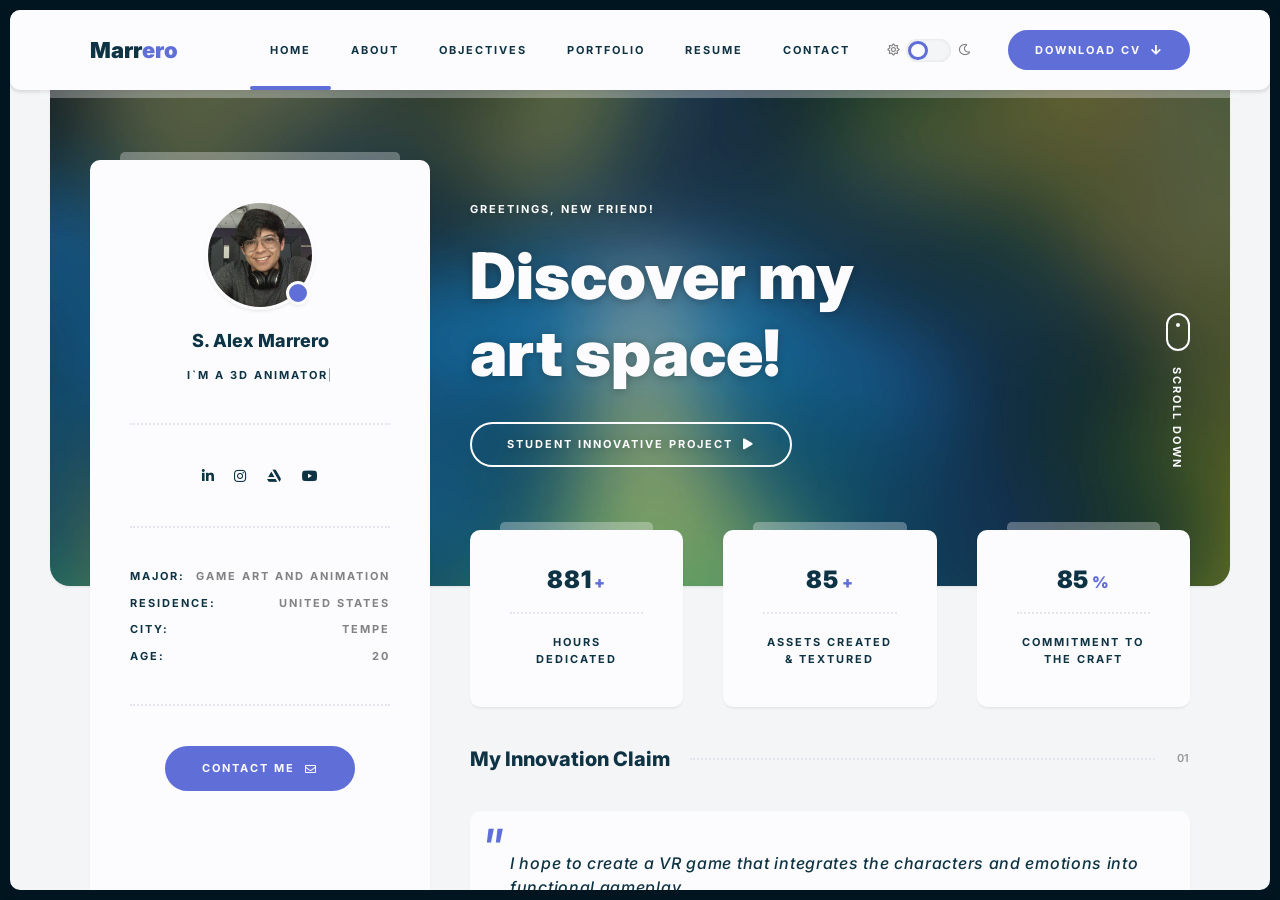
<file: index.html>
<!DOCTYPE html>
<html lang="zxx">

<head>
  <meta charset="UTF-8">
  <meta name="viewport" content="width=device-width, initial-scale=1.0">
  <meta http-equiv="X-UA-Compatible" content="ie=edge">
  <!-- bootstrap css -->
  <link rel="stylesheet" href="css/plugins/bootstrap.min.css">
  <!-- locomotive scroll css -->
  <link rel="stylesheet" href="css/plugins/locomotive-scroll.css">
  <!-- swiper css -->
  <link rel="stylesheet" href="css/plugins/swiper.min.css">
  <!-- fancybox css -->
  <link rel="stylesheet" href="css/plugins/fancybox.min.css">
  <!-- font awesome css -->
  <link rel="stylesheet" href="css/plugins/font-awesome.min.css">
  <!-- trueman dark mode css <link rel="stylesheet" href="css/style-dark.css">-->
  <!-- trueman light mode css -->
  <link rel="stylesheet" href="css/style-light.css" id="trm-switch-style">
  <!-- Favicon -->
  <link rel="icon" type="image/x-icon" href="p/favicon.ico">
  <link rel="shortcut icon" type="image/x-icon" href="img/favicon.ico">
  <!-- page name -->
  <title>Alex Marrero | Game Art and Animation</title>
</head>

<body>

  <!-- app wrapper -->
  <div class="trm-app-frame">

    <!-- page preloader -->
    <div class="trm-preloader">
      <div class="trm-holder">
        <div class="preloader">
          <div></div>
          <div></div>
          <div></div>
          <div></div>
          <div></div>
          <div></div>
          <div></div>
          <div></div>
          <div></div>
          <div></div>
        </div>
      </div>
    </div>
    <!-- page preloader end -->

    <!-- change mode preloader -->
    <div class="trm-mode-swich-animation-frame">
      <div class="trm-mode-swich-animation">
        <i class="far fa-sun"></i>
        <div class="trm-horizon"></div>
        <i class="far fa-moon"></i>
      </div>
    </div>
    <!-- change mode preloader end -->

    <!-- scroll container -->
    <div id="trm-dynamic-content" class="trm-swup-animation">
      <div id="trm-scroll-container" class="trm-scroll-container" data-scroll-container style="opacity: 0">
        <div data-scroll-section id="content" class="trm-scroll-section">

          <div data-scroll data-scroll-repeat id="home-triger"></div>

          <!-- top bar -->
          <div class="trm-top-bar" data-scroll data-scroll-sticky data-scroll-target="#content" data-scroll-offset="-10">
            <div class="container">
              <div class="trm-left-side">
                <!-- logo -->
                <a href="#home-triger" data-scroll-to="#home-triger" data-scroll-offset="-10" class="trm-logo-frame">
                  <div class="trm-logo-text">Marr<span>ero</span></div>
                  <!--<img src="img/logo.svg" alt="Trueman"><== image logo-->
                </a>
                <!-- logo end -->
              </div>
              <div class="trm-right-side">

                <!-- menu -->
                <div class="trm-menu">
                  <nav>
                    <ul>
                      <li id="home-link" class="current-item">
                        <a href="#home-triger" data-scroll-to="#home-triger" data-scroll-offset="-10">Home</a>
                      </li>
                      <li id="about-link">
                        <a href="#about-triger" data-scroll-to="#about-triger" data-scroll-offset="-130">About</a>
                      </li>
                      <li id="objectives-link">
                        <a href="objectives.html">Objectives</a>
                      </li>
                      <li id="portfolio-link">
                        <a href="#portfolio-triger" data-scroll-to="#portfolio-triger" data-scroll-offset="-130">Portfolio</a>
                        <ul>
                            <li><a href="recent.html">Recent Work</a></li>
                            <li><a href="modeling.html">Modeling</a></li>
                            <li><a href="animation.html">Animation</a></li>
                            <li><a href="sip.html">SIP</a></li>
                            <li><a href="miscellaneous.html">Personal Projects</a></li>
                        </ul>
                      </li>
                      <li id="resume-link">
                        <a href="#resume-triger" data-scroll-to="#resume-triger" data-scroll-offset="-130">Resume</a>
                      </li>
                      <li id="contact-link">
                        <a href="#contact-triger" data-scroll-to="#contact-triger" data-scroll-offset="-130">Contact</a>
                      </li>
                    </ul>
                  </nav>
                </div>
                <!-- menu end -->

                <!-- mode switcher place -->
                <div class="trm-mode-switcher-place"></div>
                <!-- mode switcher place end -->

                <!-- action button -->
                <a href="files\S. Alex Marrero CV.pdf" download class="trm-btn trm-btn-sm">Download cv <i class="fas fa-arrow-down"></i></a>
                <!-- action button end -->
              </div>
              <div class="trm-menu-btn"><span></span></div>
            </div>
          </div>
          <!-- top bar end -->

          <div class="trm-content-start">

            <!-- banner -->
            <div class="trm-banner" data-scroll data-scroll-direction="vertical" data-scroll-speed="-1">

              <!-- banner cover -->
              <img src="img/banner.jpg" alt="banner" class="trm-banner-cover" data-scroll data-scroll-direction="vertical" data-scroll-speed="-4">
              <!-- banner cover end -->
            
              <!-- banner content -->
              <div class="trm-banner-content trm-overlay">

                <div class="container" data-scroll data-scroll-direction="vertical" data-scroll-speed="1">
                  <div class="row">
                    <div class="col-lg-4"></div>
                    <div class="col-lg-8">

                      <!-- banner title -->
                      <div class="trm-banner-text">
                        <div class="trm-label trm-mb-20">Greetings, new friend!</div>
                        <h1 class="trm-mb-30">Discover my<br>art space!</h1>
                        <a data-fancybox href="https://youtu.be/MuJvdspCkZ8" class="trm-btn trm-btn-border">Student Innovative Project <i class="fas fa-play"></i></a>
                      </div>
                      <!-- banner title end -->

                      <!-- scroll hint -->
                      <a href="#about-triger" data-scroll-to="#about-triger" data-scroll-offset="-130" class="trm-scroll-hint-frame">
                        <div class="trm-scroll-hint"></div>
                        <span class="trm-label">Scroll down</span>
                      </a>
                      <!-- scroll hint end -->

                    </div>
                  </div>
                </div>

              </div>
              <!-- banner content end -->

            </div>
            <!-- banner end -->

            <div class="container">
              <div class="row">
                <div class="col-lg-4">

                  <!-- main card -->
                  <div class="trm-main-card-frame trm-sidebar">
                    <div class="trm-main-card" data-scroll data-scroll-repeat data-scroll-sticky data-scroll-target="#content" data-scroll-offset="60">

                      <!-- card header -->
                      <div class="trm-mc-header">
                        <div class="trm-avatar-frame trm-mb-20">
                          <img class="trm-avatar" src="img/avatar.jpg" alt="Avatar">
                          <div class="trm-dot"></div>
                        </div>
                        <h5 class="trm-name trm-mb-15">S. Alex Marrero</h5>
                        <div class="trm-label">I`m a
                          <span class="trm-typed-text">
                            <!-- Words for rotation: js/main.js line 34 -->
                          </span>
                        </div>
                      </div>
                      <!-- card header end -->

                      <div class="trm-divider trm-mb-40 trm-mt-40"></div>

                      <!-- sidebar social -->
                      <div class="trm-social">
                        <a href="https://www.linkedin.com/in/sergio-a-marrero" target="_blank"><i class="fab fa-linkedin-in"></i></a>
                        <a href="https://instagram.com/solomanversai" target="_blank"><i class="fab fa-instagram"></i></a>
                        <a href="https://samc0425.artstation.com" target="_blank"><i class="fab fa-artstation"></i></a>
                        <a href="https://www.youtube.com/@S.AlexMarrero" target="_blank"><i class="fab fa-youtube"></i></a>
                      </div>
                      <!-- sidebar social end -->

                      <div class="trm-divider trm-mb-40 trm-mt-40"></div>

                      <!-- info -->
                      <ul class="trm-table trm-mb-20">
                        <!-- Major -->
                        <li>
                          <div class="trm-label">Major:</div>
                          <div class="trm-label trm-label-light">Game Art and Animation</div>
                        </li>
                        <!-- country -->
                        <li>
                          <div class="trm-label">Residence:</div>
                          <div class="trm-label trm-label-light">United States</div>
                        </li>
                        <!-- city -->
                        <li>
                          <div class="trm-label">City:</div>
                          <div class="trm-label trm-label-light">Tempe</div>
                        </li>
                        <!-- age -->
                        <li>
                          <div class="trm-label">Age:</div>
                          <div class="trm-label trm-label-light">20</div>
                        </li>
                      </ul>
                      <!-- info end -->

                      <div class="trm-divider trm-mb-40 trm-mt-40"></div>

                      <!-- action button -->
                      <div class="text-center">
                        <a data-fancybox href="#trm-order" class="trm-btn">Contact me <i class="far fa-envelope"></i></a>
                      </div>
                      <!-- action button end -->

                    </div>
                  </div>
                  <!-- main card end -->

                </div>
                <div class="col-lg-8">

                    <!-- content -->
                    <div class="trm-content" id="trm-content">

                        <div data-scroll data-scroll-repeat data-scroll-offset="500" id="about-triger"></div>

                        <!-- stats -->
                        <div class="row">
                            <div class="col-lg-4">

                                <!-- counter -->
                                <div class="trm-counter-up trm-scroll-animation" data-scroll data-scroll-offset="40">
                                    <div class="trm-counter-number"><span class="trm-counter">1000</span><span class="trm-counter-symbol">+</span></div>
                                    <div class="trm-divider trm-mb-20 trm-mt-20"></div>
                                    <div class="trm-label">Hours Dedicated</div>
                                </div>
                                <!-- counter end -->

                            </div>
                            <div class="col-lg-4">

                                <!-- counter -->
                                <div class="trm-counter-up trm-scroll-animation" data-scroll data-scroll-offset="40">
                                    <div class="trm-counter-number"><span class="trm-counter">100</span><span class="trm-counter-symbol">+</span></div>
                                    <div class="trm-divider trm-mb-20 trm-mt-20"></div>
                                    <div class="trm-label">Assets Created & Textured</div>
                                </div>
                                <!-- counter end -->

                            </div>
                            <div class="col-lg-4">

                                <!-- counter -->
                                <div class="trm-counter-up trm-scroll-animation" data-scroll data-scroll-offset="40">
                                    <div class="trm-counter-number"><span class="trm-counter">100</span><span class="trm-counter-symbol">%</span></div>
                                    <div class="trm-divider trm-mb-20 trm-mt-20"></div>
                                    <div class="trm-label">Commitment to the Craft</div>
                                </div>
                                <!-- counter end -->

                            </div>
                        </div>
                        <!-- stats end -->
                        <!-- text -->
                        <div class="row">
                            <div class="col-lg-12">

                                <!-- title -->
                                <h5 class="trm-mb-40 trm-title-with-divider">My Innovation Claim <span data-number="01"></span></h5>

                                <!-- quote -->
                                <blockquote class="trm-scroll-animation" data-scroll data-scroll-offset="40">
                                    I hope to create a VR game that integrates the characters and emotions into functional gameplay
                                </blockquote>
                                <!-- quote end -->

                            </div>
                        </div>
                        <!-- text end -->
                        <!-- video resume -->
                        <div class="row">
                            <div class="col-lg-12">

                                <!-- title -->
                                <h5 class="trm-mb-40 trm-mt-40 trm-title-with-divider">Student Innovative Project <span data-number="02"></span></h5>

                            </div>
                            <div class="col-lg-12">

                                <!-- video -->
                                <div class="trm-video trm-scroll-animation" data-scroll data-scroll-offset="40">
                                    <div class="trm-video-content trm-overlay">
                                        <img src="img/SIP Cover.png" alt="video-cover">
                                        <div class="trm-button-puls"></div>
                                        <a data-fancybox href="https://www.youtube.com/watch?v=MuJvdspCkZ8" class="trm-play-button"><i class="fas fa-play"></i></a>
                                    </div>
                                </div>
                                <!-- video end -->

                            </div>
                        </div>
                        <!-- video resume end -->
                        <!-- services -->
                        <div class="row">
                            <div class="col-lg-12">

                                <!-- title -->
                                <h5 class="trm-mb-40 trm-mt-40 trm-title-with-divider">What Drives Me<span data-number="03"></span></h5>

                            </div>
                            <div class="col-lg-6">

                                <!-- service -->
                                <div class="trm-service-icon-box trm-scroll-animation" data-scroll data-scroll-offset="40">
                                    <div class="trm-service-content">
                                        <div class="trm-icon">
                                            <img src="img/icons/icon-1.svg" alt="icon" class="trm-black-icon">
                                            <img src="img/icons/icon-1w.svg" alt="icon" class="trm-white-icon">
                                        </div>
                                        <h6 class="trm-mb-20">Attention to Detail</h6>
                                        <div class="trm-mb-20">Dedicated to crafting polished, high-quality art where even the smallest elements are considered to enhance immersion and believability.</div>
                                    </div>
                                </div>
                                <!-- service end -->

                            </div>
                            <div class="col-lg-6">

                                <!-- service -->
                                <div class="trm-service-icon-box trm-scroll-animation" data-scroll data-scroll-offset="40">
                                    <div class="trm-service-content">
                                        <div class="trm-icon">
                                            <img src="img/icons/icon-2.svg" alt="icon" class="trm-black-icon">
                                            <img src="img/icons/icon-2w.svg" alt="icon" class="trm-white-icon">
                                        </div>
                                        <h6 class="trm-mb-20">Creative Problem-Solving</h6>
                                        <div class="trm-mb-20">Passionate about finding innovative and efficient solutions to complex artistic and technical challenges in the pipeline.</div>
                                    </div>
                                </div>
                                <!-- service end -->

                            </div>
                            <div class="col-lg-6">

                                <!-- service -->
                                <div class="trm-service-icon-box trm-scroll-animation" data-scroll data-scroll-offset="40">
                                    <div class="trm-service-content">
                                        <div class="trm-icon">
                                            <img src="img/icons/icon-3.svg" alt="icon" class="trm-black-icon">
                                            <img src="img/icons/icon-3w.svg" alt="icon" class="trm-white-icon">
                                        </div>
                                        <h6 class="trm-mb-20">Collaborative Spirit</h6>
                                        <div class="trm-mb-20">Excelling in team-based environments where I can contribute my skills and learn from others to achieve a shared creative vision.</div>
                                    </div>
                                </div>
                                <!-- service end -->

                            </div>
                            <div class="col-lg-6">

                                <!-- service -->
                                <div class="trm-service-icon-box trm-scroll-animation" data-scroll data-scroll-offset="40">
                                    <div class="trm-service-content">
                                        <div class="trm-icon">
                                            <img src="img/icons/icon-4.svg" alt="icon" class="trm-black-icon">
                                            <img src="img/icons/icon-4w.svg" alt="icon" class="trm-white-icon">
                                        </div>
                                        <h6 class="trm-mb-20">Artistic Growth</h6>
                                        <div class="trm-mb-20">Committed to lifelong learning and pushing my creative boundaries through dedicated practice and embracing new challenges.</div>
                                    </div>
                                </div>
                                <!-- service end -->

                            </div>
                        </div>
                        <!-- services end -->

                        <div data-scroll data-scroll-repeat data-scroll-offset="500" id="portfolio-triger"></div>

                        <!-- portfolio -->
                        <div class="row">
                            <div class="col-lg-12">

                                <!-- title -->
                                <h5 class="trm-mb-40 trm-title-with-divider">Portfolio <span data-number="04"></span></h5>

                            </div>
                            <div class="col-lg-6">

                                <!-- portfolio item -->
                                <a data-fancybox="portfolio-gallery-001" href="img/portfolio/Motorcycle/1.jpg" data-caption="Motorcycle - Front View" class="trm-portfolio-item trm-scroll-animation" data-scroll data-scroll-offset="40"
                                   data-fancybox="portfolio-gallery-1"
                                   data-options='{"thumbs": false, "loop": false}'>
                                    <div class="trm-cover-frame">
                                        <img class="trm-cover" src="img/portfolio/Motorcycle/1.jpg" alt="Vehicle Project">
                                    </div>
                                    <div class="trm-item-description">
                                        <h6>Vehicle Project</h6>
                                        <div class="trm-zoom-icon">
                                            <i class="fas fa-search-plus"></i>
                                        </div>
                                    </div>
                                </a>

                                <!-- Hidden gallery images for this portfolio item -->
                                <div>
                                    <a data-fancybox="portfolio-gallery-001" href="img/portfolio/Motorcycle/2.jpg" data-caption="Motorcycle - Back View"></a>
                                    <a data-fancybox="portfolio-gallery-001" href="img/portfolio/Motorcycle/3.jpg" data-caption="Motorcycle - Top View"></a>
                                    <a data-fancybox="portfolio-gallery-001" href="img/portfolio/Motorcycle/4.jpg" data-caption="Motorcycle - Wireframe"></a>
                                    <a data-fancybox="portfolio-gallery-001" href="img/portfolio/Motorcycle/5.mp4" data-caption="Motorcycle - Render"></a>
                                    <a data-fancybox="portfolio-gallery-001" href="img/portfolio/Motorcycle/6.mp4" data-caption="Motorcycle - Timelapse"></a>
                                </div>
                                <!-- portfolio item end -->

                            </div>
                            <div class="col-lg-6">

                                <!-- portfolio item -->
                                <a data-fancybox="portfolio-gallery-002" href="img/portfolio/Monster Hunter/1.jpg" data-caption="Monster Hunter - Outdoors View" class="trm-portfolio-item trm-scroll-animation" data-scroll data-scroll-offset="40"
                                   data-fancybox="portfolio-gallery-002"
                                   data-options='{"thumbs": false, "loop": false}'>
                                    <div class="trm-cover-frame">
                                        <img class="trm-cover" src="img/portfolio/Monster Hunter/1.jpg" alt="Environment Project">
                                    </div>
                                    <div class="trm-item-description">
                                        <h6>Environment Project</h6>
                                        <div class="trm-zoom-icon">
                                            <i class="fas fa-search-plus"></i>
                                        </div>
                                    </div>
                                </a>

                                <!-- Hidden gallery images for this portfolio item -->
                                <div>
                                    <a data-fancybox="portfolio-gallery-002" href="img/portfolio/Monster Hunter/2.jpg" data-caption="Monster Hunter - Fireplace View"></a>
                                    <a data-fancybox="portfolio-gallery-002" href="img/portfolio/Monster Hunter/3.jpg" data-caption="Monster Hunter - Living Space View"></a>
                                    <a data-fancybox="portfolio-gallery-002" href="img/portfolio/Monster Hunter/4.jpg" data-caption="Monster Hunter - Angled View"></a>
                                    <a data-fancybox="portfolio-gallery-002" href="img/portfolio/Monster Hunter/5.jpg" data-caption="Monster Hunter - Outside View"></a>
                                    <a data-fancybox="portfolio-gallery-002" href="https://youtu.be/2qsUOH1IeXs" data-caption="Monster Hunter - Playblast"></a>
                                    <a data-fancybox="portfolio-gallery-002" href="https://youtu.be/a-WnvOfP9zo" data-caption="Monster Hunter - Rough Render"></a>
                                </div>
                                <!-- portfolio item end -->

                            </div>
                            <div class="col-lg-6">

                                <!-- portfolio item -->
                                <a data-fancybox="portfolio-gallery-003" href="img/portfolio/Character/1.jpg" data-caption="Avalon - T Pose" class="trm-portfolio-item trm-scroll-animation" data-scroll data-scroll-offset="40"
                                   data-fancybox="portfolio-gallery-003"
                                   data-options='{"thumbs": false, "loop": false}'>
                                    <div class="trm-cover-frame">
                                        <img class="trm-cover" src="img/portfolio/Character/1.jpg" alt="Avalon">
                                    </div>
                                    <div class="trm-item-description">
                                        <h6>Character Project</h6>
                                        <div class="trm-zoom-icon">
                                            <i class="fas fa-search-plus"></i>
                                        </div>
                                    </div>
                                </a>

                                <!-- Hidden gallery images for this portfolio item -->
                                <div>
                                    <a data-fancybox="portfolio-gallery-003" href="img/portfolio/Character/2.jpg" data-caption="Avalon - T Pose w/o Clothes"></a>
                                    <a data-fancybox="portfolio-gallery-003" href="img/portfolio/Character/3.jpg" data-caption="Avalon - Angle Shot"></a>
                                    <a data-fancybox="portfolio-gallery-003" href="img/portfolio/Character/4.jpg" data-caption="Avalon - Side Shot"></a>
                                    <a data-fancybox="portfolio-gallery-003" href="img/portfolio/Character/5.jpg" data-caption="Avalon - Front Shot"></a>
                                    <a data-fancybox="portfolio-gallery-003" href="img/portfolio/Character/6.jpg" data-caption="Avalon - T Pose Retexture"></a>
                                    <a data-fancybox="portfolio-gallery-003" href="img/portfolio/Character/7.jpg" data-caption="Avalon - T Pose w/o Clothes Retexture"></a>
                                    <a data-fancybox="portfolio-gallery-003" href="https://youtu.be/8vo1deGjWvE" data-caption="Avalon - Turn Table"></a>
                                    <a data-fancybox="portfolio-gallery-003" href="https://youtu.be/IEBrSDcebfQ" data-caption="Avalon - Topology Turn Table"></a>
                                </div>
                                <!-- portfolio item end -->

                            </div>
                            <div class="col-lg-6">

                                <!-- portfolio item -->
                                <a data-fancybox="portfolio-gallery-004" href="img/portfolio/Stairway/1.jpg" data-caption="Stairway - Final Product" class="trm-portfolio-item trm-scroll-animation" data-scroll data-scroll-offset="40"
                                   data-fancybox="portfolio-gallery-004"
                                   data-options='{"thumbs": false, "loop": false}'>
                                    <div class="trm-cover-frame">
                                        <img class="trm-cover" src="img/portfolio/Stairway/1.jpg" alt="Stairway">
                                    </div>
                                    <div class="trm-item-description">
                                        <h6>VFX Simulation Project</h6>
                                        <div class="trm-zoom-icon">
                                            <i class="fas fa-search-plus"></i>
                                        </div>
                                    </div>
                                </a>

                                <!-- Hidden gallery images for this portfolio item -->
                                <div>
                                    <a data-fancybox="portfolio-gallery-004" href="img/portfolio/Stairway/2.jpg" data-caption="Stairway - Unedited "></a>
                                    <a data-fancybox="portfolio-gallery-004" href="img/portfolio/Stairway/3.jpg" data-caption="Stairway - Behind the Scenes"></a>
                                    <a data-fancybox="portfolio-gallery-004" href="img/portfolio/Stairway/4.mp4" data-caption="Stairway - Cloud Simulation"></a>
                                </div>
                                <!-- portfolio item end -->

                                <!-- View More Button -->
                                <div class="col-lg-12 text-right trm-mb-20">
                                    <a href="recent.html" class="trm-btn">View Recent Portfolio <i class="fas fa-arrow-right"></i></a>
                                </div>
                                <!-- View More Button end -->
                            </div>
                        </div>
                        <!-- portfolio end -->

                        <div data-scroll data-scroll-repeat data-scroll-offset="500" id="resume-triger"></div>

                        <!-- skills -->
                        <div class="row">
                            <div class="col-lg-12">

                                <!-- title -->
                                <h5 class="trm-mb-40 trm-title-with-divider">Software skills<span data-number="05"></span></h5>

                            </div>
                            <div class="col-lg-6">

                                <div class="trm-skill-card trm-scroll-animation" data-scroll data-scroll-offset="40">
                                    <div class="trm-mb-40">
                                        <div class="trm-skill-header">
                                            <h6 class="trm-mb-15">Maya</h6>
                                            <span class="trm-label trm-label-light">80%</span>
                                        </div>
                                        <div class="trm-progressbar-frame">
                                            <div class="trm-progressbar p80"></div>
                                        </div>
                                    </div>
                                    <div>
                                        <div class="trm-skill-header">
                                            <h6 class="trm-mb-15">Max</h6>
                                            <span class="trm-label trm-label-light">60%</span>
                                        </div>
                                        <div class="trm-progressbar-frame">
                                            <div class="trm-progressbar p60"></div>
                                        </div>
                                    </div>
                                </div>

                            </div>
                            <div class="col-lg-6">

                                <div class="trm-skill-card trm-scroll-animation" data-scroll data-scroll-offset="40">
                                    <div class="trm-mb-40">
                                        <div class="trm-skill-header">
                                            <h6 class="trm-mb-15">ZBrush</h6>
                                            <span class="trm-label trm-label-light">70%</span>
                                        </div>
                                        <div class="trm-progressbar-frame">
                                            <div class="trm-progressbar p70"></div>
                                        </div>
                                    </div>
                                    <div>
                                        <div class="trm-skill-header">
                                            <h6 class="trm-mb-15">Substance Painter</h6>
                                            <span class="trm-label trm-label-light">70%</span>
                                        </div>
                                        <div class="trm-progressbar-frame">
                                            <div class="trm-progressbar p70"></div>
                                        </div>
                                    </div>
                                </div>

                            </div>
                        </div>
                        <!-- skills end -->
                        <!-- skills -->
                        <div class="row">
                            <div class="col-lg-12">

                                <!-- title -->
                                <h5 class="trm-mb-40 trm-title-with-divider">Technical Skills<span data-number="06"></span></h5>

                            </div>
                            <div class="col-lg-6">

                                <div class="trm-skill-card trm-scroll-animation" data-scroll data-scroll-offset="40">
                                    <div class="trm-mb-40">
                                        <div class="trm-skill-header">
                                            <h6 class="trm-mb-15">3D Modeling and Sculpting</h6>
                                            <span class="trm-label trm-label-light">80%</span>
                                        </div>
                                        <div class="trm-progressbar-frame">
                                            <div class="trm-progressbar p80"></div>
                                        </div>
                                    </div>
                                    <div class="trm-mb-40">
                                        <div class="trm-skill-header">
                                            <h6 class="trm-mb-15">2D Art and Animation</h6>
                                            <span class="trm-label trm-label-light">50%</span>
                                        </div>
                                        <div class="trm-progressbar-frame">
                                            <div class="trm-progressbar p50"></div>
                                        </div>
                                    </div>
                                    <div>
                                        <div class="trm-skill-header">
                                            <h6 class="trm-mb-15">Texturing and Material Creation</h6>
                                            <span class="trm-label trm-label-light">80%</span>
                                        </div>
                                        <div class="trm-progressbar-frame">
                                            <div class="trm-progressbar p80"></div>
                                        </div>
                                    </div>
                                </div>

                            </div>
                            <div class="col-lg-6">

                                <div class="trm-skill-card trm-scroll-animation" data-scroll data-scroll-offset="40">
                                    <div class="trm-mb-40">
                                        <div class="trm-skill-header">
                                            <h6 class="trm-mb-15">Character Design</h6>
                                            <span class="trm-label trm-label-light">70%</span>
                                        </div>
                                        <div class="trm-progressbar-frame">
                                            <div class="trm-progressbar p70"></div>
                                        </div>
                                    </div>
                                    <div class="trm-mb-40">
                                        <div class="trm-skill-header">
                                            <h6 class="trm-mb-15">Environment Design</h6>
                                            <span class="trm-label trm-label-light">70%</span>
                                        </div>
                                        <div class="trm-progressbar-frame">
                                            <div class="trm-progressbar p70"></div>
                                        </div>
                                    </div>
                                    <div>
                                        <div class="trm-skill-header">
                                            <h6 class="trm-mb-15">Game Engines Knowledge</h6>
                                            <span class="trm-label trm-label-light">80%</span>
                                        </div>
                                        <div class="trm-progressbar-frame">
                                            <div class="trm-progressbar p80"></div>
                                        </div>
                                    </div>
                                </div>

                            </div>
                        </div>
                        <!-- skills end -->
                        <!-- history -->
                        <div class="row">
                            <div class="col-lg-12">

                                <!-- title -->
                                <h5 class="trm-mb-40 trm-title-with-divider">Experience <span data-number="07"></span></h5>

                            </div>
                            <div class="col-lg-6">

                                <!-- timeline -->
                                <div class="trm-timeline">
                                    <div class="trm-timeline-item trm-scroll-animation" data-scroll data-scroll-offset="40">
                                        <div class="trm-timeline-mark-light"></div>
                                        <div class="trm-timeline-mark"></div>
                                        <div class="trm-a trm-timeline-content">
                                            <div class="trm-card-header">
                                                <div class="trm-left-side">
                                                    <h6 class="trm-mb-15">University of Advancing Technology</h6>
                                                    <div class="trm-text-sm trm-accent-color trm-mb-15"><i>Sept 2024 - Aug 2026</i></div>
                                                </div>
                                            </div>
                                            <div class="trm-mb-20">At UAT, I developed my artistic skills in a hands-on, project-based environment that felt like a real game studio. I learned industry-standard pipelines for 3D modeling, texturing, and animation while working with professional software.</div>
                                            <!--<a data-fancybox href="files/diploma.jpg" class="trm-label trm-label-color">Diploma <i class="fas fa-arrow-right"></i></a>-->
                                        </div>
                                    </div>

                                    <div class="trm-timeline-item trm-scroll-animation" data-scroll data-scroll-offset="40">
                                        <div class="trm-timeline-mark-light"></div>
                                        <div class="trm-timeline-mark"></div>
                                        <div class="trm-a trm-timeline-content">
                                            <div class="trm-card-header">
                                                <div class="trm-left-side">
                                                    <h6 class="trm-mb-15">East Valley Institue of Technology</h6>
                                                    <div class="trm-text-sm trm-accent-color trm-mb-15"><i>Aug 2022 - May 2024</i></div>
                                                </div>
                                            </div>
                                            <div class="trm-mb-20">I chose EVIT for its hands-on, career-focused training in a small-school environment. The programs are taught by instructors with real-world experience, preparing me directly for a high-demand job.</div>
                                            <a data-fancybox href="files/evitdiploma.jpg" class="trm-label trm-label-color">Diploma <i class="fas fa-arrow-right"></i></a>
                                        </div>

                                    </div>

                                </div>
                                <!-- timeline end -->
                            </div>
                            <div class="col-lg-6">
                                <div class="trm-timeline">
                                    <div class="trm-timeline-item trm-scroll-animation" data-scroll data-scroll-offset="40">
                                        <div class="trm-timeline-mark-light"></div>
                                        <div class="trm-timeline-mark"></div>
                                        <div class="trm-a trm-timeline-content">
                                            <div class="trm-card-header">
                                                <div class="trm-left-side">
                                                    <h6 class="trm-mb-15">Collaborative Animation Project</h6>
                                                    <!--<div class="trm-text-sm trm-accent-color trm-mb-15"><i>jan 2018 - may 2020</i></div>-->
                                                </div>
                                            </div>
                                            <div>Worked with a group of 4 students to create a 5 minute animation for the final exam at EVIT, presenting it to the entire class.</div>
                                        </div>
                                    </div>

                                    <div class="trm-timeline-item trm-scroll-animation" data-scroll data-scroll-offset="40">
                                        <div class="trm-timeline-mark-light"></div>
                                        <div class="trm-timeline-mark"></div>
                                        <div class="trm-a trm-timeline-content">
                                            <div class="trm-card-header">
                                                <div class="trm-left-side">
                                                    <h6 class="trm-mb-15">The Provost Challenge</h6>
                                                    <!--<div class="trm-text-sm trm-accent-color trm-mb-15"><i>jan 2018 - may 2020</i></div>-->
                                                </div>
                                            </div>
                                            <div>Designed engaging gameplay and narrative elements to explore Max’s origins and unique connection to the university’s community.</div>
                                        </div>
                                    </div>

                                    <div class="trm-timeline-item trm-scroll-animation" data-scroll data-scroll-offset="40">
                                        <div class="trm-timeline-mark-light"></div>
                                        <div class="trm-timeline-mark"></div>
                                        <div class="trm-a trm-timeline-content">
                                            <div class="trm-card-header">
                                                <div class="trm-left-side">
                                                    <h6 class="trm-mb-15">Country Club Short Film</h6>
                                                    <!--<div class="trm-text-sm trm-accent-color trm-mb-15"><i>jan 2018 - may 2020</i></div>-->
                                                </div>
                                            </div>
                                            <div>Gained hands-on experience in camera composition and learnedtechniques for manipulating audience perception, enhancing theoverall visual narrative and scene composition.</div>
                                        </div>

                                    </div>

                                </div>
                            </div>
                        </div>
                        <!-- history end -->
                        <!-- testimonials -->
                        <div class="row">
                            <div class="col-lg-12">

                                <!-- title -->
                                <h5 class="trm-mb-40 trm-title-with-divider">Testimonials <span data-number="08"></span></h5>

                            </div>
                            <div class="col-lg-12">

                                <!-- testimonials slider -->
                                <div class="swiper-container trm-testimonials-slider trm-scroll-animation" data-scroll data-scroll-offset="40">
                                    <div class="swiper-wrapper">
                                        <div class="swiper-slide">

                                            <div class="trm-testimonial-card" data-swiper-parallax data-swiper-parallax-scale=".8" data-swiper-parallax-opacity="0" data-swiper-parallax-duration="800">
                                                <div class="trm-testimonial-author">
                                                    <img src="img/testimonials/1.jpg" alt="Client">
                                                    <h6 class="trm-mb-15">Jorge Portillio</h6>
                                                    <div class="trm-text-sm trm-accent-color"><i>UAT Professor</i></div>
                                                </div>
                                                <div class="trm-testimonial-text">
                                                    <p>"When I first saw your work I thought for sure you pulled a model from somewhere from the internet that I even tried finding it but I couldn't... I mean you even went above and beyond and labelled your parts in the heirachy so I thought that it was a dead giveaway since nobody does that."</p>
                                                </div>
                                            </div>

                                        </div>
                                        <div class="swiper-slide">

                                            <div class="trm-testimonial-card" data-swiper-parallax data-swiper-parallax-scale=".8" data-swiper-parallax-opacity="0" data-swiper-parallax-duration="800">
                                                <div class="trm-testimonial-author">
                                                    <img src="img/testimonials/2.jpg" alt="Client">
                                                    <h6 class="trm-mb-15">Halley Varga</h6>
                                                    <div class="trm-text-sm trm-accent-color"><i>EVIT Professor</i></div>
                                                </div>
                                                <div class="trm-testimonial-text">
                                                    <p>"If I'm going to be honest with you, you're probably in the Top 10 best students I've had in my entire time teaching here... The stuff you make could legitimately be sold on Sketchfab or other websites. Thats how good it is"</p>
                                                </div>
                                            </div>

                                        </div>
                                        <div class="swiper-slide">

                                            <div class="trm-testimonial-card" data-swiper-parallax data-swiper-parallax-scale=".8" data-swiper-parallax-opacity="0" data-swiper-parallax-duration="800">
                                                <div class="trm-testimonial-author">
                                                    <img src="img/testimonials/3.jpg" alt="Client">
                                                    <h6 class="trm-mb-15">Sinai Arisbet Marrero</h6>
                                                    <div class="trm-text-sm trm-accent-color"><i>CCA Alumni</i></div>
                                                </div>
                                                <div class="trm-testimonial-text">
                                                    <p>"Alex is a talented, hardworking individual whose work ethic and drive is present in all of his work and portfolio. Seeing his improvement through all of the years I’ve known him has been truly inspirational and I am glad to be able to know someone of his character."</p>
                                                </div>
                                            </div>

                                        </div>
                                    </div>

                                    <div class="trm-slider-navigation">
                                        <div class="trm-testimonials-slider-prev trm-btn trm-btn-circle"><i class="fas fa-arrow-left"></i></div>
                                        <div class="trm-testimonials-slider-next trm-btn trm-btn-circle"><i class="fas fa-arrow-right"></i></div>
                                    </div>

                                </div>
                                <!-- testimonials slider end -->

                            </div>
                        </div>
                        <!-- testimonials end -->

                        <div data-scroll data-scroll-repeat data-scroll-offset="500" id="contact-triger"></div>

                        <!-- contact -->
                        <div class="row">
                            <div class="col-lg-12">

                                <!-- title -->
                                <h5 class="trm-mb-40 trm-title-with-divider">Contact <span data-number="09"></span></h5>

                            </div>
                            <div class="col-lg-6">

                                <!-- contact card -->
                                <div class="trm-service-icon-box trm-scroll-animation" data-scroll data-scroll-offset="40">
                                    <div class="trm-service-content">
                                        <div class="trm-icon">
                                            <img src="img/icons/icon-5.svg" alt="icon" class="trm-black-icon">
                                            <img src="img/icons/icon-5w.svg" alt="icon" class="trm-white-icon">
                                        </div>
                                        <h6 class="trm-mb-20">Call</h6>
                                        <div class="trm-mb-15"><span class="trm-label">Personal:</span> <span class="trm-text-sm">+1 (480) 414 0972</span></div>
                                    </div>
                                </div>
                                <!-- contact card end -->

                            </div>
                            <div class="col-lg-6">

                                <!-- contact card -->
                                <div class="trm-service-icon-box trm-scroll-animation" data-scroll data-scroll-offset="40">
                                    <div class="trm-service-content">
                                        <div class="trm-icon">
                                            <img src="img/icons/icon-6.svg" alt="icon" class="trm-black-icon">
                                            <img src="img/icons/icon-6w.svg" alt="icon" class="trm-white-icon">
                                        </div>
                                        <h6 class="trm-mb-20">Write</h6>
                                        <div class="trm-mb-15"><span class="trm-label">Email:</span> <span class="trm-text-sm">sergiomarrero0425@gmail.com</span></div>
                                        <div><span class="trm-label">Instagram:</span> <span class="trm-text-sm">@solomanversai</span></div>
                                    </div>
                                </div>
                                <!-- contact card end -->

                            </div>
                        </div>
                        <!-- contact end -->
                        <!-- contact form -->
                        <div class="row">
                            <div class="col-lg-12">

                                <!-- title -->
                                <h5 class="trm-mb-40 trm-title-with-divider">Get in touch <span data-number="10"></span></h5>

                            </div>
                            <div class="col-lg-12">

                                <div class="trm-contact-card">
                                    <form id="contact-form" action="https://formspree.io/f/xyzbwjqg" method="POST">
                                        <input type="text" name="name" placeholder="Name" required>
                                        <input type="email" name="email" placeholder="Email" required>
                                        <textarea name="message" rows="6" placeholder="Message" required></textarea>
                                        <div class="trm-form-bottom">
                                            <button type="submit" class="trm-btn">Send <i class="fas fa-arrow-right"></i></button>
                                            <div class="trm-text-sm">* I promise the confidentiality of your personal information</div>
                                        </div>
                                        <div id="form-message" style="display:none; margin-top: 15px; padding: 10px; border-radius: 5px;"></div>
                                    </form>
                                    <script>
                                        document.getElementById('contact-form').addEventListener('submit', function (e) {
                                            e.preventDefault();

                                            const formData = new FormData(this);
                                            const submitBtn = this.querySelector('button[type="submit"]');
                                            const messageDiv = document.getElementById('form-message');

                                            // Show loading state
                                            submitBtn.innerHTML = 'Sending... <i class="fas fa-spinner fa-spin"></i>';
                                            submitBtn.disabled = true;

                                            fetch(this.action, {
                                                method: 'POST',
                                                body: formData,
                                                headers: {
                                                    'Accept': 'application/json'
                                                }
                                            })
                                                .then(response => {
                                                    messageDiv.style.display = 'block';
                                                    if (response.ok) {
                                                        messageDiv.style.color = 'green';
                                                        messageDiv.style.backgroundColor = '#f0f9f0';
                                                        messageDiv.textContent = '✅ Thank you! Your message has been sent successfully.';
                                                        this.reset();
                                                    } else {
                                                        throw new Error('Form submission failed');
                                                    }
                                                })
                                                .catch(error => {
                                                    messageDiv.style.display = 'block';
                                                    messageDiv.style.color = 'red';
                                                    messageDiv.style.backgroundColor = '#fdf0f0';
                                                    messageDiv.textContent = '❌ Sorry, there was an error. Please try again.';
                                                })
                                                .finally(() => {
                                                    submitBtn.innerHTML = 'Send <i class="fas fa-arrow-right"></i>';
                                                    submitBtn.disabled = false;

                                                    setTimeout(() => {
                                                        messageDiv.style.display = 'none';
                                                    }, 5000);
                                                });
                                        });
                                    </script>
                                </div>

                            </div>
                        </div>
                        <!-- contact form end -->

                        <div class="trm-divider trm-mt-40 trm-mb-40"></div>

                        <!-- footer -->
                        <footer class="trm-scroll-animation" data-scroll data-scroll-offset="50">
                            <div class="trm-label">© 2021 All Rights Reserved.</div>
                            <div class="trm-label">Designed by: <a href="https://themeforest.net/user/millerdigitaldesign/portfolio?ref=MillerDigitalDesign" target="_blank">Nazar Miller</a></div>
                        </footer>
                        <!-- footer end -->

                    </div>
                    <!-- content end -->
                    <!-- popup -->
                    <div id="trm-order" class="trm-order">
                        <div class="trm-popup-content">

                            <img src="img/popup.jpg" alt="photo">

                            <div class="trm-popup-form-frame">
                                <h5 class="trm-mb-40">Write me a message</h5>
                                <form id="popup-contact-form" action="https://formspree.io/f/xyzbwjqg" method="POST">
                                    <input type="text" name="name" placeholder="Name" required>
                                    <input type="email" name="email" placeholder="Email" required>
                                    <textarea name="message" rows="6" placeholder="Message" required></textarea>
                                    <button type="submit" class="trm-btn">Send <i class="fas fa-arrow-right"></i></button>
                                </form>

                                <script>

                                    document.getElementById('popup-contact-form').addEventListener('submit', function (e) {
                                        e.preventDefault();

                                        const formData = new FormData(this);
                                        const submitBtn = this.querySelector('button[type="submit"]');
                                        const messageDiv = document.getElementById('popup-form-message');

                                        const originalText = submitBtn.innerHTML;
                                        submitBtn.innerHTML = 'Sending... <i class="fas fa-spinner fa-spin"></i>';
                                        submitBtn.disabled = true;

                                        fetch(this.action, {
                                            method: 'POST',
                                            body: formData,
                                            headers: {
                                                'Accept': 'application/json'
                                            }
                                        })
                                            .then(response => {
                                                messageDiv.style.display = 'block';
                                                if (response.ok) {
                                                    messageDiv.style.color = 'green';
                                                    messageDiv.style.backgroundColor = '#f0f9f0';
                                                    messageDiv.textContent = '✅ Thank you! Your message has been sent successfully.';
                                                    this.reset();

                                                    // Close popup after 2 seconds on success
                                                    setTimeout(() => {
                                                        $.fancybox.close();
                                                    }, 2000);
                                                } else {
                                                    throw new Error('Form submission failed');
                                                }
                                            })
                                            .catch(error => {
                                                messageDiv.style.display = 'block';
                                                messageDiv.style.color = 'red';
                                                messageDiv.style.backgroundColor = '#fdf0f0';
                                                messageDiv.textContent = '❌ Sorry, there was an error. Please try again.';
                                            })
                                            .finally(() => {
                                                submitBtn.innerHTML = originalText;
                                                submitBtn.disabled = false;

                                                // Hide message after 5 seconds (only if not closing)
                                                setTimeout(() => {
                                                    if (messageDiv.style.display !== 'none') {
                                                        messageDiv.style.display = 'none';
                                                    }
                                                }, 5000);
                                            });
                                    });
                                </script>
                                <div class="trm-text-sm trm-mt-20">* I promise the confidentiality of your personal information</div>
                                <div id="popup-form-message" style="display:none; margin-top: 15px; padding: 10px; border-radius: 5px;"></div>
                            </div>

                        </div>
                    </div>
                    <!-- popup end -->

                </div>
              </div>
            </div>

          </div>

        </div>
      </div>
    </div>
    <!-- scroll container end -->

    <!-- mode switcher -->
    <div class="trm-hidden-switcher">
      <div class="trm-mode-switcher">
        <i class="far fa-sun"></i>
        <input class="tgl tgl-light" id="trm-swich" type="checkbox">
        <label class="trm-swich" for="trm-swich"></label>
        <i class="far fa-moon"></i>
      </div>
    </div>
    <!-- mode switcher end -->

  </div>
  <!-- app wrapper end -->

  <!-- jquery js -->
  <script src="js/plugins/jquery.min.js"></script>
  <!-- swup js -->
  <script src="js/plugins/swup.min.js"></script>
  <!-- locomotive scroll js -->
  <script src="js/plugins/locomotive-scroll.js"></script>
  <!-- typing js -->
  <script src="js/plugins/typing.js"></script>
  <!-- fancybox js -->
  <script src="js/plugins/fancybox.min.js"></script>
  <!-- swiper js -->
  <script src="js/plugins/swiper.min.js"></script>
  <!-- trueman js -->
  <script src="js/main.js"></script>

</body>

</html>
</file>
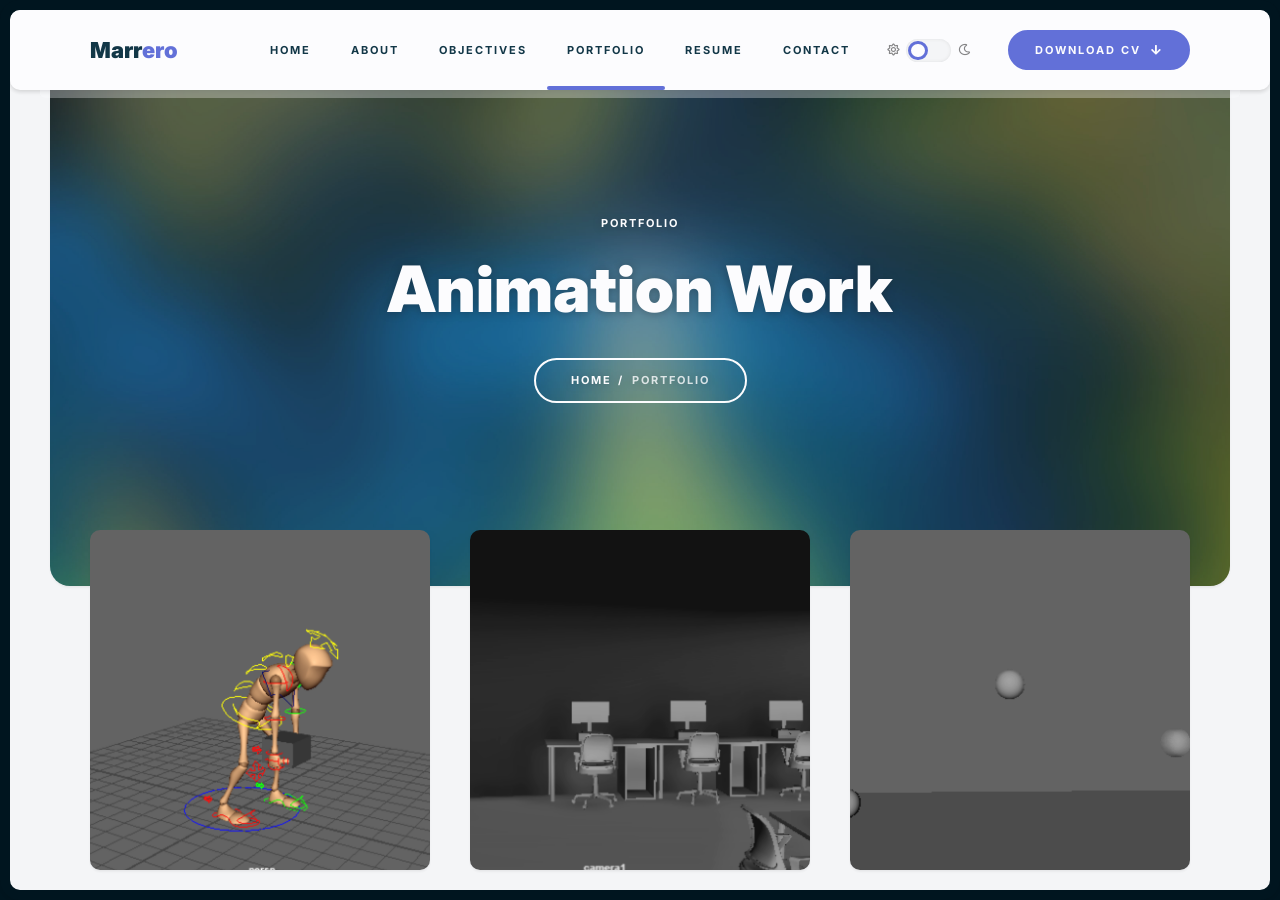
<file: animation.html>
<!DOCTYPE html>
<html lang="zxx">

<head>
  <meta charset="UTF-8">
  <meta name="viewport" content="width=device-width, initial-scale=1.0">
  <meta http-equiv="X-UA-Compatible" content="ie=edge">
  <!-- bootstrap css -->
  <link rel="stylesheet" href="css/plugins/bootstrap.min.css">
  <!-- locomotive scroll css -->
  <link rel="stylesheet" href="css/plugins/locomotive-scroll.css">
  <!-- swiper css -->
  <link rel="stylesheet" href="css/plugins/swiper.min.css">
  <!-- fancybox css -->
  <link rel="stylesheet" href="css/plugins/fancybox.min.css">
  <!-- font awesome css -->
  <link rel="stylesheet" href="css/plugins/font-awesome.min.css">
  <!-- trueman dark mode css <link rel="stylesheet" href="css/style-dark.css">-->
  <!-- trueman light mode css -->
  <link rel="stylesheet" href="css/style-light.css" id="trm-switch-style">
  <!-- Favicon -->
   <link rel="icon" type="image/x-icon" href="p/favicon.ico">
   <link rel="shortcut icon" type="image/x-icon" href="img/favicon.ico">
  <!-- page name -->
  <title>Alex Marrero | Game Art and Animation</title>
</head>

<body>

  <!-- app wrapper -->
  <div class="trm-app-frame">

    <!-- page preloader -->
    <div class="trm-preloader">
      <div class="trm-holder">
        <div class="preloader">
          <div></div>
          <div></div>
          <div></div>
          <div></div>
          <div></div>
          <div></div>
          <div></div>
          <div></div>
          <div></div>
          <div></div>
        </div>
      </div>
    </div>
    <!-- page preloader end -->

    <!-- change mode preloader -->
    <div class="trm-mode-swich-animation-frame">
      <div class="trm-mode-swich-animation">
        <i class="far fa-sun"></i>
        <div class="trm-horizon"></div>
        <i class="far fa-moon"></i>
      </div>
    </div>
    <!-- change mode preloader end -->

    <!-- scroll container -->
    <div id="trm-dynamic-content" class="trm-swup-animation">
      <div id="trm-scroll-container" class="trm-scroll-container" data-scroll-container style="opacity: 0">
        <div data-scroll-section id="content" class="trm-scroll-section">

          <!-- top bar -->
          <div class="trm-top-bar" data-scroll data-scroll-sticky data-scroll-target="#content" data-scroll-offset="-10">
            <div class="container">
              <div class="trm-left-side">
                <!-- logo -->
                <a href="index.html" class="trm-logo-frame trm-anima-link">
                  <div class="trm-logo-text">Marr<span>ero</span></div>
                  <!--<img src="img/logo.svg" alt="Trueman"><== image logo-->
                </a>
                <!-- logo end -->
              </div>
              <div class="trm-right-side">

                <!-- menu -->
                <div class="trm-menu">
                  <nav>
                    <ul>
                      <li>
                        <a href="index.html">Home</a>
                      </li>
                      <li>
                        <a href="index.html#about-triger">About</a>
                      </li>
                      </li>
                      <li id="objectives-link">
                        <a href="objectives.html">Objectives</a>
                      </li>
                      <li class="current-menu-item menu-item-has-children">
                        <a href="index.html#portfolio-triger">Portfolio</a>
                        <ul>
                            <li><a href="recent.html">Recent Work</a></li>
                            <li><a href="modeling.html">Modeling</a></li>
                            <li><a href="animation.html">Animation</a></li>
                            <li><a href="sip.html">SIP</a></li>
                            <li><a href="miscellaneous.html">Personal Projects</a></li>
                        </ul>
                      </li>
                      <li>
                        <a href="index.html#resume-triger">Resume</a>
                      </li>
                      <li>
                        <a href="index.html#contact-triger">Contact</a>
                      </li>
                    </ul>
                  </nav>
                </div>
                <!-- menu end -->

                <!-- mode switcher place -->
                <div class="trm-mode-switcher-place"></div>
                <!-- mode switcher place end -->

                <!-- action button -->
                <a href="files\S. Alex Marrero CV.pdf" download class="trm-btn trm-btn-sm">Download cv <i class="fas fa-arrow-down"></i></a>
                <!-- action button end -->
              </div>
              <div class="trm-menu-btn"><span></span></div>
            </div>
          </div>
          <!-- top bar end -->

          <div class="trm-content-start">

            <!-- banner -->
            <div class="trm-banner" data-scroll data-scroll-direction="vertical" data-scroll-speed="-1">

              <!-- banner cover -->
              <img src="img/banner.jpg" alt="banner" class="trm-banner-cover" data-scroll data-scroll-direction="vertical" data-scroll-speed="-4">
              <!-- banner cover end -->

              <!-- banner content -->
              <div class="trm-banner-content trm-overlay">

                <div class="container" data-scroll data-scroll-direction="vertical" data-scroll-speed="1">
                  <div class="row">
                    <div class="col-lg-12">

                      <!-- banner title -->
                      <div class="trm-banner-text trm-text-center">
                        <div class="trm-label trm-mb-20">Portfolio</div>
                        <h1 class="trm-mb-30">Animation Work</h1>
                        <ul class="trm-breadcrumbs trm-label">
                          <li><a href="index.html" class="trm-anima-link">Home</a></li>
                          <li><span>Portfolio</span></li>
                        </ul>
                      </div>
                      <!-- banner title end -->

                    </div>
                  </div>
                </div>

              </div>
              <!-- banner content end -->

            </div>
            <!-- banner end -->

            <div class="container">
              <div class="row">
                <div class="col-lg-12">

                  <!-- content -->
                    <div class="trm-content" id="trm-content">

                        <div data-scroll data-scroll-repeat data-scroll-offset="500" id="about-triger"></div>

                        <!-- portfolio -->
                        <div class="row">
                            <div class="col-lg-4">

                                <!-- portfolio item -->
                                <a data-fancybox="portfolio-gallery-012" href="https://youtu.be/iZg4HirLU4U" data-caption="Weight Animation" class="trm-portfolio-item trm-scroll-animation" data-scroll data-scroll-offset="40"
                                   data-fancybox="portfolio-gallery-012"
                                   data-options='{"thumbs": false, "loop": false}'>
                                    <div class="trm-cover-frame">
                                        <img class="trm-cover" src="img/portfolio/Animation Practice/weight.png" alt="Weight Animation">
                                    </div>
                                    <div class="trm-item-description">
                                        <h6>Weight Animation</h6>
                                        <div class="trm-zoom-icon">
                                            <i class="fas fa-search-plus"></i>
                                        </div>
                                    </div>
                                </a>

                                <!-- Hidden gallery images for this portfolio item -->
                                <!--<div>
            <a data-fancybox="portfolio-gallery-012" href="img/portfolio/2.jpg" data-caption="Project Name - Back View"></a>
            <a data-fancybox="portfolio-gallery-012" href="img/portfolio/3.jpg" data-caption="Project Name - Top View"></a>
            <a data-fancybox="portfolio-gallery-012" href="img/portfolio/4.jpg" data-caption="Project Name - Render"></a>
            <a data-fancybox="portfolio-gallery-012" href="img/portfolio/5.jpg" data-caption="Project Name - Wireframe"></a>
            <a data-fancybox="portfolio-gallery-012" href="img/portfolio/6.jpg" data-caption="Project Name - Timelapse"></a>
        </div>-->
                                <!-- portfolio item end -->

                            </div>
                            <div class="col-lg-4">

                                <!-- portfolio item -->
                                <a data-fancybox="portfolio-gallery-013" href="https://youtu.be/dm6poBW-Ir0" data-caption="Camera Movement" class="trm-portfolio-item trm-scroll-animation" data-scroll data-scroll-offset="40"
                                   data-fancybox="portfolio-gallery-013"
                                   data-options='{"thumbs": false, "loop": false}'>
                                    <div class="trm-cover-frame">
                                        <img class="trm-cover" src="img/portfolio/Animation Practice/pov.png" alt="Camera Movement">
                                    </div>
                                    <div class="trm-item-description">
                                        <h6>Camera Movement</h6>
                                        <div class="trm-zoom-icon">
                                            <i class="fas fa-search-plus"></i>
                                        </div>
                                    </div>
                                </a>

                                <!-- Hidden gallery images for this portfolio item -->
                                <div>
                                    <a data-fancybox="portfolio-gallery-013" href="https://youtu.be/fHEbBSlXLX8" data-caption="Camera Movement Reference"></a>
                                </div>
                                <!-- portfolio item end -->

                            </div>
                            <div class="col-lg-4">

                                <!-- portfolio item -->
                                <a data-fancybox="portfolio-gallery-014" href="https://youtu.be/cPkTADcu8do" data-caption="Timing Difference" class="trm-portfolio-item trm-scroll-animation" data-scroll data-scroll-offset="40"
                                   data-fancybox="portfolio-gallery-014"
                                   data-options='{"thumbs": false, "loop": false}'>
                                    <div class="trm-cover-frame">
                                        <img class="trm-cover" src="img/portfolio/Animation Practice/timing.png" alt="Timing Difference">
                                    </div>
                                    <div class="trm-item-description">
                                        <h6>Timing Difference</h6>
                                        <div class="trm-zoom-icon">
                                            <i class="fas fa-search-plus"></i>
                                        </div>
                                    </div>
                                </a>

                                <!-- Hidden gallery images for this portfolio item -->
                                <!--<div>
            <a data-fancybox="portfolio-gallery-014" href="img/portfolio/2.jpg" data-caption="Project Name - Back View"></a>
            <a data-fancybox="portfolio-gallery-014" href="img/portfolio/3.jpg" data-caption="Project Name - Top View"></a>
            <a data-fancybox="portfolio-gallery-014" href="img/portfolio/4.jpg" data-caption="Project Name - Render"></a>
            <a data-fancybox="portfolio-gallery-014" href="img/portfolio/5.jpg" data-caption="Project Name - Wireframe"></a>
            <a data-fancybox="portfolio-gallery-014" href="img/portfolio/6.jpg" data-caption="Project Name - Timelapse"></a>
        </div>-->
                                <!-- portfolio item end -->

                            </div>
                            <div class="col-lg-6">

                                <!-- portfolio item -->
                                <a data-fancybox="portfolio-gallery-015" href="https://youtu.be/Vk1XOSybCdQ" data-caption="Crane Interaction" class="trm-portfolio-item trm-scroll-animation" data-scroll data-scroll-offset="40"
                                   data-fancybox="portfolio-gallery-015"
                                   data-options='{"thumbs": false, "loop": false}'>
                                    <div class="trm-cover-frame">
                                        <img class="trm-cover" src="img/portfolio/Animation Practice/crane.png" alt="Arcade Crane">
                                    </div>
                                    <div class="trm-item-description">
                                        <h6>Arcade Crane</h6>
                                        <div class="trm-zoom-icon">
                                            <i class="fas fa-search-plus"></i>
                                        </div>
                                    </div>
                                </a>

                                <!-- Hidden gallery images for this portfolio item -->
                                <!--<div>
            <a data-fancybox="portfolio-gallery-015" href="img/portfolio/2.jpg" data-caption="Project Name - Back View"></a>
            <a data-fancybox="portfolio-gallery-015" href="img/portfolio/3.jpg" data-caption="Project Name - Top View"></a>
            <a data-fancybox="portfolio-gallery-015" href="img/portfolio/4.jpg" data-caption="Project Name - Render"></a>
            <a data-fancybox="portfolio-gallery-015" href="img/portfolio/5.jpg" data-caption="Project Name - Wireframe"></a>
            <a data-fancybox="portfolio-gallery-015" href="img/portfolio/6.jpg" data-caption="Project Name - Timelapse"></a>
        </div>-->
                                <!-- portfolio item end -->

                            </div>
                            <div class="col-lg-6">

                                <!-- portfolio item -->
                                <a data-fancybox="portfolio-gallery-016" href="https://youtu.be/MzAmydcDXAQ" data-caption="Horse Walking Cycle" class="trm-portfolio-item trm-scroll-animation" data-scroll data-scroll-offset="40"
                                   data-fancybox="portfolio-gallery-016"
                                   data-options='{"thumbs": false, "loop": false}'>
                                    <div class="trm-cover-frame">
                                        <img class="trm-cover" src="img/portfolio/Animation Practice/horse.png" alt="Horse Walking Cycle">
                                    </div>
                                    <div class="trm-item-description">
                                        <h6>Horse Walking Cycle</h6>
                                        <div class="trm-zoom-icon">
                                            <i class="fas fa-search-plus"></i>
                                        </div>
                                    </div>
                                </a>

                                <!-- Hidden gallery images for this portfolio item -->
                                <!--<div>
            <a data-fancybox="portfolio-gallery-016" href="img/portfolio/2.jpg" data-caption="Project Name - Back View"></a>
            <a data-fancybox="portfolio-gallery-016" href="img/portfolio/3.jpg" data-caption="Project Name - Top View"></a>
            <a data-fancybox="portfolio-gallery-016" href="img/portfolio/4.jpg" data-caption="Project Name - Render"></a>
            <a data-fancybox="portfolio-gallery-016" href="img/portfolio/5.jpg" data-caption="Project Name - Wireframe"></a>
            <a data-fancybox="portfolio-gallery-016" href="img/portfolio/6.jpg" data-caption="Project Name - Timelapse"></a>
        </div>-->
                                <!-- portfolio item end -->

                            </div>
                            <div class="col-lg-4">

                                <!-- portfolio item -->
                                <a data-fancybox="portfolio-gallery-017" href="https://youtu.be/0uiY73c9U20" data-caption="Clock Shaking" class="trm-portfolio-item trm-scroll-animation" data-scroll data-scroll-offset="40"
                                   data-fancybox="portfolio-gallery-017"
                                   data-options='{"thumbs": false, "loop": false}'>
                                    <div class="trm-cover-frame">
                                        <img class="trm-cover" src="img/portfolio/Animation Practice/clock.png" alt="Clock Animation">
                                    </div>
                                    <div class="trm-item-description">
                                        <h6>Clock Animation</h6>
                                        <div class="trm-zoom-icon">
                                            <i class="fas fa-search-plus"></i>
                                        </div>
                                    </div>
                                </a>

                                <!-- Hidden gallery images for this portfolio item -->
                                <!--<div>
            <a data-fancybox="portfolio-gallery-017" href="img/portfolio/2.jpg" data-caption="Project Name - Back View"></a>
            <a data-fancybox="portfolio-gallery-017" href="img/portfolio/3.jpg" data-caption="Project Name - Top View"></a>
            <a data-fancybox="portfolio-gallery-017" href="img/portfolio/4.jpg" data-caption="Project Name - Render"></a>
            <a data-fancybox="portfolio-gallery-017" href="img/portfolio/5.jpg" data-caption="Project Name - Wireframe"></a>
            <a data-fancybox="portfolio-gallery-017" href="img/portfolio/6.jpg" data-caption="Project Name - Timelapse"></a>
        </div>-->
                                <!-- portfolio item end -->

                            </div>
                            <div class="col-lg-4">

                                <!-- portfolio item -->
                                <a data-fancybox="portfolio-gallery-018" href="https://youtu.be/5EW36NFR5aY" data-caption="Rumble Animation" class="trm-portfolio-item trm-scroll-animation" data-scroll data-scroll-offset="40"
                                   data-fancybox="portfolio-gallery-018"
                                   data-options='{"thumbs": false, "loop": false}'>
                                    <div class="trm-cover-frame">
                                        <img class="trm-cover" src="img/portfolio/Animation Practice/rumble.png" alt="Rumble Animation">
                                    </div>
                                    <div class="trm-item-description">
                                        <h6>Rumble Animation</h6>
                                        <div class="trm-zoom-icon">
                                            <i class="fas fa-search-plus"></i>
                                        </div>
                                    </div>
                                </a>

                                <!-- Hidden gallery images for this portfolio item -->
                                <!--<div>
            <a data-fancybox="portfolio-gallery-018" href="img/portfolio/2.jpg" data-caption="Project Name - Back View"></a>
            <a data-fancybox="portfolio-gallery-018" href="img/portfolio/3.jpg" data-caption="Project Name - Top View"></a>
            <a data-fancybox="portfolio-gallery-018" href="img/portfolio/4.jpg" data-caption="Project Name - Render"></a>
            <a data-fancybox="portfolio-gallery-018" href="img/portfolio/5.jpg" data-caption="Project Name - Wireframe"></a>
            <a data-fancybox="portfolio-gallery-018" href="img/portfolio/6.jpg" data-caption="Project Name - Timelapse"></a>
        </div>-->
                                <!-- portfolio item end -->

                            </div>
                            <div class="col-lg-4">

                                <!-- portfolio item -->
                                <a data-fancybox="portfolio-gallery-019" href="https://youtu.be/ySkVbWfwNB8" data-caption="Sword Swing Animation" class="trm-portfolio-item trm-scroll-animation" data-scroll data-scroll-offset="40"
                                   data-fancybox="portfolio-gallery-019"
                                   data-options='{"thumbs": false, "loop": false}'>
                                    <div class="trm-cover-frame">
                                        <img class="trm-cover" src="img/portfolio/Animation Practice/swing.png" alt="Sword Swing">
                                    </div>
                                    <div class="trm-item-description">
                                        <h6>Sword Swing</h6>
                                        <div class="trm-zoom-icon">
                                            <i class="fas fa-search-plus"></i>
                                        </div>
                                    </div>
                                </a>

                                <!-- Hidden gallery images for this portfolio item -->
                                <!--<div>
                                    <a data-fancybox="portfolio-gallery-019" href="img/portfolio/2.jpg" data-caption="Project Name - Back View"></a>
                                    <a data-fancybox="portfolio-gallery-019" href="img/portfolio/3.jpg" data-caption="Project Name - Top View"></a>
                                    <a data-fancybox="portfolio-gallery-019" href="img/portfolio/4.jpg" data-caption="Project Name - Render"></a>
                                    <a data-fancybox="portfolio-gallery-019" href="img/portfolio/5.jpg" data-caption="Project Name - Wireframe"></a>
                                    <a data-fancybox="portfolio-gallery-019" href="img/portfolio/6.jpg" data-caption="Project Name - Timelapse"></a>
                                </div>-->
                                <!-- portfolio item end -->

                            </div>
                            <div class="col-lg-6">

                                <!-- portfolio item -->
                                <a data-fancybox="portfolio-gallery-020" href="https://youtu.be/iRdSV8z84p4" data-caption="Animatic Animation" class="trm-portfolio-item trm-scroll-animation" data-scroll data-scroll-offset="40"
                                   data-fancybox="portfolio-gallery-020"
                                   data-options='{"thumbs": false, "loop": false}'>
                                    <div class="trm-cover-frame">
                                        <img class="trm-cover" src="img/portfolio/Animation Practice/animatic.png" alt="Animatic Animation">
                                    </div>
                                    <div class="trm-item-description">
                                        <h6>Animatic Animation</h6>
                                        <div class="trm-zoom-icon">
                                            <i class="fas fa-search-plus"></i>
                                        </div>
                                    </div>
                                </a>

                                <!-- Hidden gallery images for this portfolio item -->
                                <!--<div>
                                    <a data-fancybox="portfolio-gallery-020" href="img/portfolio/2.jpg" data-caption="Project Name - Back View"></a>
                                    <a data-fancybox="portfolio-gallery-020" href="img/portfolio/3.jpg" data-caption="Project Name - Top View"></a>
                                    <a data-fancybox="portfolio-gallery-020" href="img/portfolio/4.jpg" data-caption="Project Name - Render"></a>
                                    <a data-fancybox="portfolio-gallery-020" href="img/portfolio/5.jpg" data-caption="Project Name - Wireframe"></a>
                                    <a data-fancybox="portfolio-gallery-020" href="img/portfolio/6.jpg" data-caption="Project Name - Timelapse"></a>
                                </div>-->
                                <!-- portfolio item end -->

                            </div>
                            <div class="col-lg-6">

                                <!-- portfolio item -->
                                <a data-fancybox="portfolio-gallery-021" href="https://youtu.be/G7w0gtyiv98" data-caption="Squish and Squash Animation" class="trm-portfolio-item trm-scroll-animation" data-scroll data-scroll-offset="40"
                                   data-fancybox="portfolio-gallery-021"
                                   data-options='{"thumbs": false, "loop": false}'>
                                    <div class="trm-cover-frame">
                                        <img class="trm-cover" src="img/portfolio/Animation Practice/squash.png" alt="Squish and Squash Animation">
                                    </div>
                                    <div class="trm-item-description">
                                        <h6>Squish and Squash Animation</h6>
                                        <div class="trm-zoom-icon">
                                            <i class="fas fa-search-plus"></i>
                                        </div>
                                    </div>
                                </a>

                                <!-- Hidden gallery images for this portfolio item -->
                                <!--<div>
                                    <a data-fancybox="portfolio-gallery-021" href="img/portfolio/2.jpg" data-caption="Project Name - Back View"></a>
                                    <a data-fancybox="portfolio-gallery-021" href="img/portfolio/3.jpg" data-caption="Project Name - Top View"></a>
                                    <a data-fancybox="portfolio-gallery-021" href="img/portfolio/4.jpg" data-caption="Project Name - Render"></a>
                                    <a data-fancybox="portfolio-gallery-021" href="img/portfolio/5.jpg" data-caption="Project Name - Wireframe"></a>
                                    <a data-fancybox="portfolio-gallery-021" href="img/portfolio/6.jpg" data-caption="Project Name - Timelapse"></a>
                                </div>-->
                                <!-- portfolio item end -->

                            </div>
                        </div>
                        <!-- portfolio end -->

                        <div class="trm-divider trm-mb-40"></div>

                        <!-- footer -->
                        <footer class="trm-scroll-animation" data-scroll data-scroll-offset="50">
                            <div class="trm-label">© 2021 All Rights Reserved.</div>
                            <div class="trm-label">Designed by: <a href="https://themeforest.net/user/millerdigitaldesign/portfolio?ref=MillerDigitalDesign" target="_blank">Nazar Miller</a></div>
                        </footer>
                        <!-- footer end -->

                    </div>
                  <!-- content end -->

                  <!-- popup -->
                  <div id="trm-order" class="trm-order">
                    <div class="trm-popup-content">

                      <img src="img/popup.jpg" alt="photo">

                      <div class="trm-popup-form-frame">
                        <h5 class="trm-mb-40">Write me a message</h5>
                        <form>
                          <input type="text" placeholder="Name">
                          <input type="email" placeholder="Email">
                          <textarea rows="6" placeholder="Message"></textarea>
                          <button type="submit" class="trm-btn">Send <i class="fas fa-arrow-right"></i></button>
                        </form>
                        <div class="trm-text-sm trm-mt-20">* I promise the confidentiality of your personal information</div>
                      </div>

                    </div>
                  </div>
                  <!-- popup end -->

                </div>
              </div>
            </div>

          </div>

        </div>
      </div>
    </div>
    <!-- scroll container end -->

    <!-- mode switcher -->
    <div class="trm-hidden-switcher">
      <div class="trm-mode-switcher">
        <i class="far fa-sun"></i>
        <input class="tgl tgl-light" id="trm-swich" type="checkbox">
        <label class="trm-swich" for="trm-swich"></label>
        <i class="far fa-moon"></i>
      </div>
    </div>
    <!-- mode switcher end -->

  </div>
  <!-- app wrapper end -->

  <!-- jquery js -->
  <script src="js/plugins/jquery.min.js"></script>
  <!-- swup js -->
  <script src="js/plugins/swup.min.js"></script>
  <!-- locomotive scroll js -->
  <script src="js/plugins/locomotive-scroll.js"></script>
  <!-- typing js -->
  <script src="js/plugins/typing.js"></script>
  <!-- fancybox js -->
  <script src="js/plugins/fancybox.min.js"></script>
  <!-- swiper js -->
  <script src="js/plugins/swiper.min.js"></script>
  <!-- trueman js -->
  <script src="js/main.js"></script>

</body>

</html>
</file>
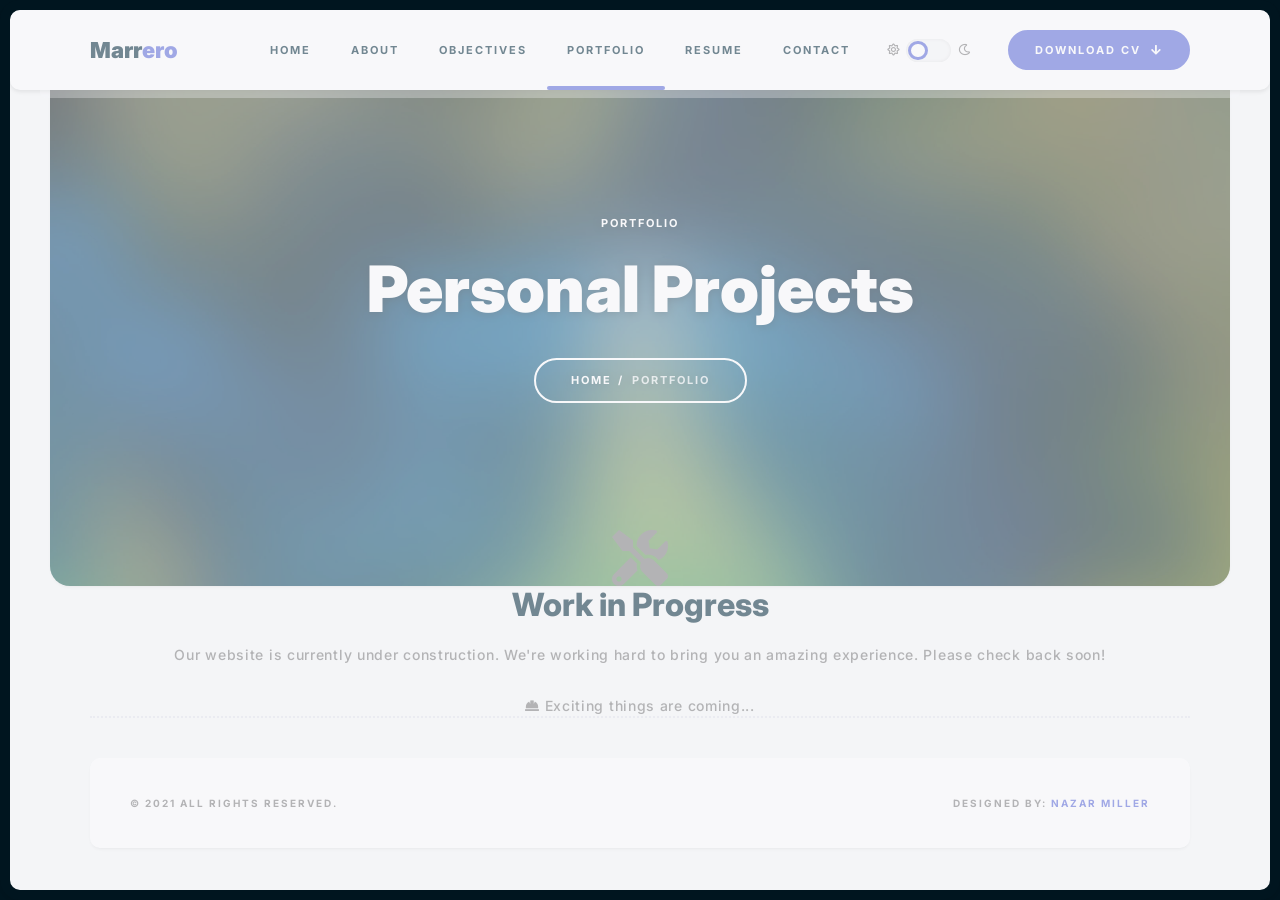
<file: miscellaneous.html>
<!DOCTYPE html>
<html lang="zxx">

<head>
  <meta charset="UTF-8">
  <meta name="viewport" content="width=device-width, initial-scale=1.0">
  <meta http-equiv="X-UA-Compatible" content="ie=edge">
  <!-- bootstrap css -->
  <link rel="stylesheet" href="css/plugins/bootstrap.min.css">
  <!-- locomotive scroll css -->
  <link rel="stylesheet" href="css/plugins/locomotive-scroll.css">
  <!-- swiper css -->
  <link rel="stylesheet" href="css/plugins/swiper.min.css">
  <!-- fancybox css -->
  <link rel="stylesheet" href="css/plugins/fancybox.min.css">
  <!-- font awesome css -->
  <link rel="stylesheet" href="css/plugins/font-awesome.min.css">
  <!-- trueman dark mode css <link rel="stylesheet" href="css/style-dark.css">-->
  <!-- trueman light mode css -->
  <link rel="stylesheet" href="css/style-light.css" id="trm-switch-style">
  <!-- Favicon -->
   <link rel="icon" type="image/x-icon" href="p/favicon.ico">
   <link rel="shortcut icon" type="image/x-icon" href="img/favicon.ico">
  <!-- page name -->
  <title>Alex Marrero | Game Art and Animation</title>
</head>

<body>

  <!-- app wrapper -->
  <div class="trm-app-frame">

    <!-- page preloader -->
    <div class="trm-preloader">
      <div class="trm-holder">
        <div class="preloader">
          <div></div>
          <div></div>
          <div></div>
          <div></div>
          <div></div>
          <div></div>
          <div></div>
          <div></div>
          <div></div>
          <div></div>
        </div>
      </div>
    </div>
    <!-- page preloader end -->

    <!-- change mode preloader -->
    <div class="trm-mode-swich-animation-frame">
      <div class="trm-mode-swich-animation">
        <i class="far fa-sun"></i>
        <div class="trm-horizon"></div>
        <i class="far fa-moon"></i>
      </div>
    </div>
    <!-- change mode preloader end -->

    <!-- scroll container -->
    <div id="trm-dynamic-content" class="trm-swup-animation">
      <div id="trm-scroll-container" class="trm-scroll-container" data-scroll-container style="opacity: 0">
        <div data-scroll-section id="content" class="trm-scroll-section">

          <!-- top bar -->
          <div class="trm-top-bar" data-scroll data-scroll-sticky data-scroll-target="#content" data-scroll-offset="-10">
            <div class="container">
              <div class="trm-left-side">
                <!-- logo -->
                <a href="index.html" class="trm-logo-frame trm-anima-link">
                  <div class="trm-logo-text">Marr<span>ero</span></div>
                  <!--<img src="img/logo.svg" alt="Trueman"><== image logo-->
                </a>
                <!-- logo end -->
              </div>
              <div class="trm-right-side">

                <!-- menu -->
                <div class="trm-menu">
                  <nav>
                    <ul>
                      <li>
                        <a href="index.html">Home</a>
                      </li>
                      <li>
                        <a href="index.html#about-triger">About</a>
                      </li>
                      </li>
                      <li id="objectives-link">
                        <a href="objectives.html">Objectives</a>
                      </li>
                      <li class="current-menu-item menu-item-has-children">
                        <a href="index.html#portfolio-triger">Portfolio</a>
                        <ul>
                            <li><a href="recent.html">Recent Work</a></li>
                            <li><a href="modeling.html">Modeling</a></li>
                            <li><a href="animation.html">Animation</a></li>
                            <li><a href="sip.html">SIP</a></li>
                            <li><a href="miscellaneous.html">Personal Projects</a></li>
                        </ul>
                      </li>
                      <li>
                        <a href="index.html#resume-triger">Resume</a>
                      </li>
                      <li>
                        <a href="index.html#contact-triger">Contact</a>
                      </li>
                    </ul>
                  </nav>
                </div>
                <!-- menu end -->

                <!-- mode switcher place -->
                <div class="trm-mode-switcher-place"></div>
                <!-- mode switcher place end -->

                <!-- action button -->
                <a href="files\S. Alex Marrero CV.pdf" download class="trm-btn trm-btn-sm">Download cv <i class="fas fa-arrow-down"></i></a>
                <!-- action button end -->
              </div>
              <div class="trm-menu-btn"><span></span></div>
            </div>
          </div>
          <!-- top bar end -->

          <div class="trm-content-start">

            <!-- banner -->
            <div class="trm-banner" data-scroll data-scroll-direction="vertical" data-scroll-speed="-1">

              <!-- banner cover -->
              <img src="img/banner.jpg" alt="banner" class="trm-banner-cover" data-scroll data-scroll-direction="vertical" data-scroll-speed="-4">
              <!-- banner cover end -->

              <!-- banner content -->
              <div class="trm-banner-content trm-overlay">

                <div class="container" data-scroll data-scroll-direction="vertical" data-scroll-speed="1">
                  <div class="row">
                    <div class="col-lg-12">

                      <!-- banner title -->
                      <div class="trm-banner-text trm-text-center">
                        <div class="trm-label trm-mb-20">Portfolio</div>
                        <h1 class="trm-mb-30">Personal Projects</h1>
                        <ul class="trm-breadcrumbs trm-label">
                          <li><a href="index.html" class="trm-anima-link">Home</a></li>
                          <li><span>Portfolio</span></li>
                        </ul>
                      </div>
                      <!-- banner title end -->

                    </div>
                  </div>
                </div>

              </div>
              <!-- banner content end -->

            </div>
            <!-- banner end -->

            <div class="container">
              <div class="row">
                  <div class="col-lg-12">

                      <!-- content -->
                      <div class="trm-content" id="trm-content">

                          <div data-scroll data-scroll-repeat data-scroll-offset="500" id="about-triger"></div>

                          <!-- work in progress section -->
                          <div class="row">
                              <div class="col-lg-12">
                                  <div class="trm-work-in-progress trm-scroll-animation" data-scroll data-scroll-offset="40">
                                      <div class="trm-wip-content text-center">
                                          <div class="trm-wip-icon">
                                              <i class="fas fa-tools fa-4x"></i>
                                          </div>
                                          <h2 class="trm-mb-20">Work in Progress</h2>
                                          <p class="trm-mb-30">Our website is currently under construction. We're working hard to bring you an amazing experience. Please check back soon!</p>
                                          <div class="trm-wip-subtext">
                                              <i class="fas fa-hard-hat trm-mr-10"></i>
                                              <span>Exciting things are coming...</span>
                                          </div>
                                      </div>
                                  </div>
                              </div>
                          </div>
                          <!-- work in progress section end -->

                          <div class="trm-divider trm-mb-40"></div>

                          <!-- footer -->
                          <footer class="trm-scroll-animation" data-scroll data-scroll-offset="50">
                              <div class="trm-label">© 2021 All Rights Reserved.</div>
                              <div class="trm-label">Designed by: <a href="https://themeforest.net/user/millerdigitaldesign/portfolio?ref=MillerDigitalDesign" target="_blank">Nazar Miller</a></div>
                          </footer>
                          <!-- footer end -->

                      </div>
                      <!-- content end -->
                      <!-- popup -->
                      <div id="trm-order" class="trm-order">
                          <div class="trm-popup-content">

                              <img src="img/popup.jpg" alt="photo">

                              <div class="trm-popup-form-frame">
                                  <h5 class="trm-mb-40">Write me a message</h5>
                                  <form>
                                      <input type="text" placeholder="Name">
                                      <input type="email" placeholder="Email">
                                      <textarea rows="6" placeholder="Message"></textarea>
                                      <button type="submit" class="trm-btn">Send <i class="fas fa-arrow-right"></i></button>
                                  </form>
                                  <div class="trm-text-sm trm-mt-20">* I promise the confidentiality of your personal information</div>
                              </div>

                          </div>
                      </div>
                      <!-- popup end -->

                  </div>
              </div>
            </div>

          </div>

        </div>
      </div>
    </div>
    <!-- scroll container end -->

    <!-- mode switcher -->
    <div class="trm-hidden-switcher">
      <div class="trm-mode-switcher">
        <i class="far fa-sun"></i>
        <input class="tgl tgl-light" id="trm-swich" type="checkbox">
        <label class="trm-swich" for="trm-swich"></label>
        <i class="far fa-moon"></i>
      </div>
    </div>
    <!-- mode switcher end -->

  </div>
  <!-- app wrapper end -->

  <!-- jquery js -->
  <script src="js/plugins/jquery.min.js"></script>
  <!-- swup js -->
  <script src="js/plugins/swup.min.js"></script>
  <!-- locomotive scroll js -->
  <script src="js/plugins/locomotive-scroll.js"></script>
  <!-- typing js -->
  <script src="js/plugins/typing.js"></script>
  <!-- fancybox js -->
  <script src="js/plugins/fancybox.min.js"></script>
  <!-- swiper js -->
  <script src="js/plugins/swiper.min.js"></script>
  <!-- trueman js -->
  <script src="js/main.js"></script>

</body>

</html>
</file>
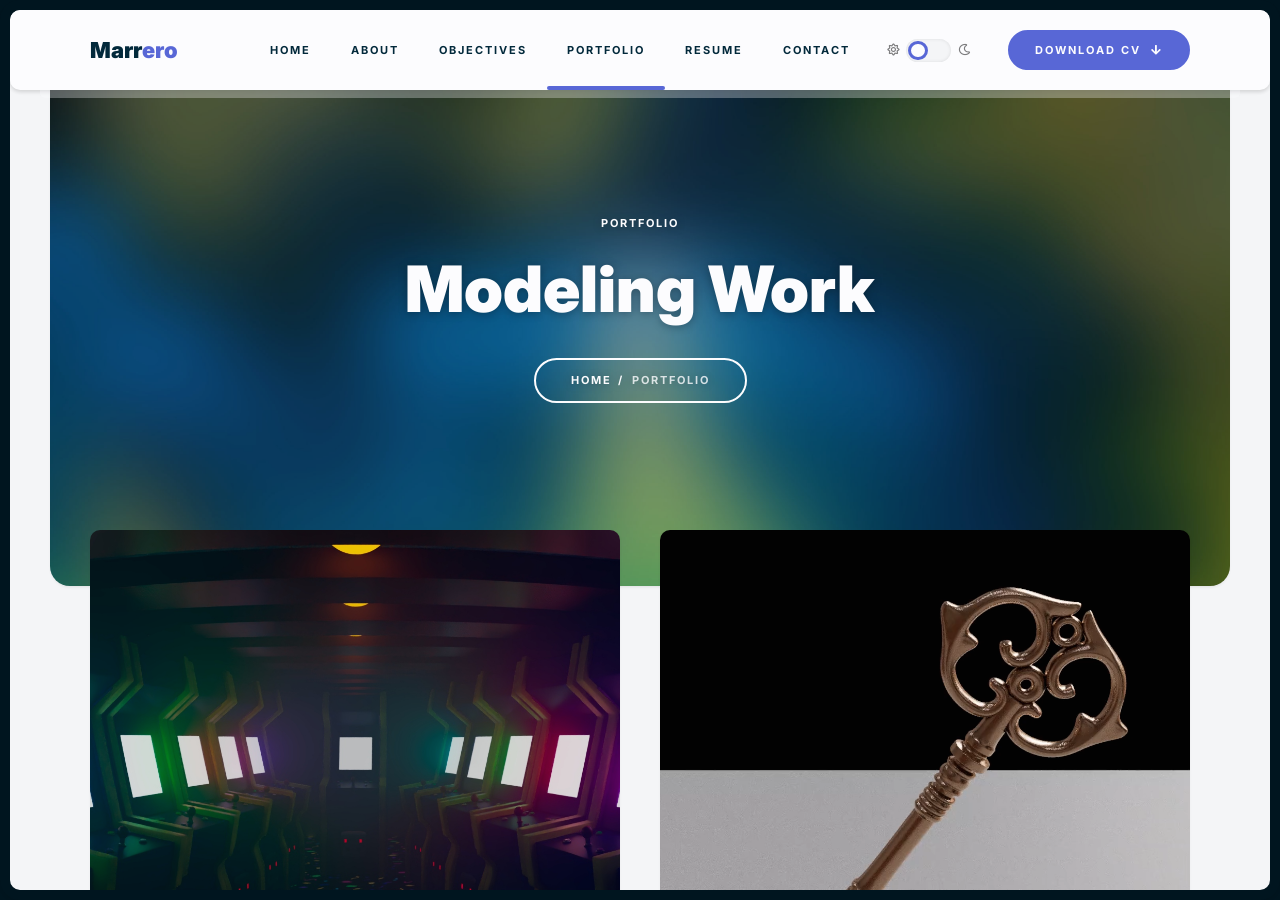
<file: modeling.html>
<!DOCTYPE html>
<html lang="zxx">

<head>
  <meta charset="UTF-8">
  <meta name="viewport" content="width=device-width, initial-scale=1.0">
  <meta http-equiv="X-UA-Compatible" content="ie=edge">
  <!-- bootstrap css -->
  <link rel="stylesheet" href="css/plugins/bootstrap.min.css">
  <!-- locomotive scroll css -->
  <link rel="stylesheet" href="css/plugins/locomotive-scroll.css">
  <!-- swiper css -->
  <link rel="stylesheet" href="css/plugins/swiper.min.css">
  <!-- fancybox css -->
  <link rel="stylesheet" href="css/plugins/fancybox.min.css">
  <!-- font awesome css -->
  <link rel="stylesheet" href="css/plugins/font-awesome.min.css">
  <!-- trueman dark mode css <link rel="stylesheet" href="css/style-dark.css">-->
  <!-- trueman light mode css -->
  <link rel="stylesheet" href="css/style-light.css" id="trm-switch-style">
  <!-- Favicon -->
   <link rel="icon" type="image/x-icon" href="p/favicon.ico">
   <link rel="shortcut icon" type="image/x-icon" href="img/favicon.ico">
  <!-- page name -->
  <title>Alex Marrero | Game Art and Animation</title>
</head>

<body>

  <!-- app wrapper -->
  <div class="trm-app-frame">

    <!-- page preloader -->
    <div class="trm-preloader">
      <div class="trm-holder">
        <div class="preloader">
          <div></div>
          <div></div>
          <div></div>
          <div></div>
          <div></div>
          <div></div>
          <div></div>
          <div></div>
          <div></div>
          <div></div>
        </div>
      </div>
    </div>
    <!-- page preloader end -->

    <!-- change mode preloader -->
    <div class="trm-mode-swich-animation-frame">
      <div class="trm-mode-swich-animation">
        <i class="far fa-sun"></i>
        <div class="trm-horizon"></div>
        <i class="far fa-moon"></i>
      </div>
    </div>
    <!-- change mode preloader end -->

    <!-- scroll container -->
    <div id="trm-dynamic-content" class="trm-swup-animation">
      <div id="trm-scroll-container" class="trm-scroll-container" data-scroll-container style="opacity: 0">
        <div data-scroll-section id="content" class="trm-scroll-section">

          <!-- top bar -->
          <div class="trm-top-bar" data-scroll data-scroll-sticky data-scroll-target="#content" data-scroll-offset="-10">
            <div class="container">
              <div class="trm-left-side">
                <!-- logo -->
                <a href="index.html" class="trm-logo-frame trm-anima-link">
                  <div class="trm-logo-text">Marr<span>ero</span></div>
                  <!--<img src="img/logo.svg" alt="Trueman"><== image logo-->
                </a>
                <!-- logo end -->
              </div>
              <div class="trm-right-side">

                <!-- menu -->
                <div class="trm-menu">
                  <nav>
                    <ul>
                      <li>
                        <a href="index.html">Home</a>
                      </li>
                      <li>
                        <a href="index.html#about-triger">About</a>
                      </li>
                      </li>
                      <li id="objectives-link">
                        <a href="objectives.html">Objectives</a>
                      </li>
                      <li class="current-menu-item menu-item-has-children">
                        <a href="index.html#portfolio-triger">Portfolio</a>
                        <ul>
                            <li><a href="recent.html">Recent Work</a></li>
                            <li><a href="modeling.html">Modeling</a></li>
                            <li><a href="animation.html">Animation</a></li>
                            <li><a href="sip.html">SIP</a></li>
                            <li><a href="miscellaneous.html">Personal Projects</a></li>
                        </ul>
                      </li>
                      <li>
                        <a href="index.html#resume-triger">Resume</a>
                      </li>
                      <li>
                        <a href="index.html#contact-triger">Contact</a>
                      </li>
                    </ul>
                  </nav>
                </div>
                <!-- menu end -->

                <!-- mode switcher place -->
                <div class="trm-mode-switcher-place"></div>
                <!-- mode switcher place end -->

                <!-- action button -->
                <a href="files\S. Alex Marrero CV.pdf" download class="trm-btn trm-btn-sm">Download cv <i class="fas fa-arrow-down"></i></a>
                <!-- action button end -->
              </div>
              <div class="trm-menu-btn"><span></span></div>
            </div>
          </div>
          <!-- top bar end -->

          <div class="trm-content-start">

            <!-- banner -->
            <div class="trm-banner" data-scroll data-scroll-direction="vertical" data-scroll-speed="-1">

              <!-- banner cover -->
              <img src="img/banner.jpg" alt="banner" class="trm-banner-cover" data-scroll data-scroll-direction="vertical" data-scroll-speed="-4">
              <!-- banner cover end -->

              <!-- banner content -->
              <div class="trm-banner-content trm-overlay">

                <div class="container" data-scroll data-scroll-direction="vertical" data-scroll-speed="1">
                  <div class="row">
                    <div class="col-lg-12">

                      <!-- banner title -->
                      <div class="trm-banner-text trm-text-center">
                        <div class="trm-label trm-mb-20">Portfolio</div>
                        <h1 class="trm-mb-30">Modeling Work</h1>
                        <ul class="trm-breadcrumbs trm-label">
                          <li><a href="index.html" class="trm-anima-link">Home</a></li>
                          <li><span>Portfolio</span></li>
                        </ul>
                      </div>
                      <!-- banner title end -->

                    </div>
                  </div>
                </div>

              </div>
              <!-- banner content end -->

            </div>
            <!-- banner end -->

            <div class="container">
              <div class="row">
                <div class="col-lg-12">

                  <!-- content -->
                    <div class="trm-content" id="trm-content">

                        <div data-scroll data-scroll-repeat data-scroll-offset="500" id="about-triger"></div>

                        <!-- portfolio -->
                        <div class="row">
                            <div class="col-lg-6">

                                <!-- portfolio item -->
                                <a data-fancybox="portfolio-gallery-008" href="img/portfolio/Arcade Environment Practice/1.jpg" data-caption="Arcade - Beauty Render" class="trm-portfolio-item trm-scroll-animation" data-scroll data-scroll-offset="40"
                                   data-fancybox="portfolio-gallery-008"
                                   data-options='{"thumbs": false, "loop": false}'>
                                    <div class="trm-cover-frame">
                                        <img class="trm-cover" src="img/portfolio/Arcade Environment Practice/1.jpg" alt="Arcade Environment">
                                    </div>
                                    <div class="trm-item-description">
                                        <h6>Arcade Environment</h6>
                                        <div class="trm-zoom-icon">
                                            <i class="fas fa-search-plus"></i>
                                        </div>
                                    </div>
                                </a>

                                <!-- Hidden gallery images for this portfolio item -->
                                <div>
                                    <a data-fancybox="portfolio-gallery-008" href="img/portfolio/Arcade Environment Practice/2.jpg" data-caption="Arcade - Viewport"></a>
                                    <a data-fancybox="portfolio-gallery-008" href="img/portfolio/Arcade Environment Practice/3.jpg" data-caption="Arcade - Wireframe"></a>
                                </div>
                                <!-- portfolio item end -->

                            </div>
                            <div class="col-lg-6">

                                <!-- portfolio item -->
                                <a data-fancybox="portfolio-gallery-009" href="img/portfolio/Modeling Practice/Key.mp4" data-caption="Skeleton Key - Showcase" class="trm-portfolio-item trm-scroll-animation" data-scroll data-scroll-offset="40"
                                   data-fancybox="portfolio-gallery-009"
                                   data-options='{"thumbs": false, "loop": false}'>
                                    <div class="trm-cover-frame">
                                        <img class="trm-cover" src="img/portfolio/Modeling Practice/1.jpg" alt="Modeling Challenge">
                                    </div>
                                    <div class="trm-item-description">
                                        <h6>Modeling Challenge</h6>
                                        <div class="trm-zoom-icon">
                                            <i class="fas fa-search-plus"></i>
                                        </div>
                                    </div>
                                </a>

                                <!-- Hidden gallery images for this portfolio item -->
                                <div>
                                    <a data-fancybox="portfolio-gallery-009" href="img/portfolio/Modeling Practice/Tally.mp4" data-caption="Tally Counter - Showcase"></a>
                                    <a data-fancybox="portfolio-gallery-009" href="img/portfolio/Modeling Practice/Harp.mp4" data-caption="Harp - Showcase"></a>
                                    <a data-fancybox="portfolio-gallery-009" href="img/portfolio/Modeling Practice/Fire.mp4" data-caption="Fire - Showcase"></a>
                                    <a data-fancybox="portfolio-gallery-009" href="img/portfolio/Modeling Practice/Klein.mp4" data-caption="Klein Bottle - Showcase"></a>
                                </div>
                                <!-- portfolio item end -->

                            </div>
                            <div class="col-lg-6">

                                <!-- portfolio item -->
                                <a data-fancybox="portfolio-gallery-010" href="img/portfolio/Expirmenting/1.jpg" data-caption="Magical Artifact - Render" class="trm-portfolio-item trm-scroll-animation" data-scroll data-scroll-offset="40"
                                   data-fancybox="portfolio-gallery-010"
                                   data-options='{"thumbs": false, "loop": false}'>
                                    <div class="trm-cover-frame">
                                        <img class="trm-cover" src="img/portfolio/Expirmenting/1.jpg" alt="Magical Artifact">
                                    </div>
                                    <div class="trm-item-description">
                                        <h6>Magical Artifact</h6>
                                        <div class="trm-zoom-icon">
                                            <i class="fas fa-search-plus"></i>
                                        </div>
                                    </div>
                                </a>

                                <!-- Hidden gallery images for this portfolio item -->
                                <div>
                                    <a data-fancybox="portfolio-gallery-010" href="img/portfolio/Expirmenting/2.mp4" data-caption="Magical Artifact - Rough Render"></a>
                                </div>
                                <!-- portfolio item end -->

                            </div>
                            <div class="col-lg-6">

                                <!-- portfolio item -->
                                <a data-fancybox="portfolio-gallery-011" href="img/portfolio/Render Practice/1.jpg" data-caption="Bottle - Render" class="trm-portfolio-item trm-scroll-animation" data-scroll data-scroll-offset="40"
                                   data-fancybox="portfolio-gallery-011"
                                   data-options='{"thumbs": false, "loop": false}'>
                                    <div class="trm-cover-frame">
                                        <img class="trm-cover" src="img/portfolio/Render Practice/1.jpg" alt="Simple Models">
                                    </div>
                                    <div class="trm-item-description">
                                        <h6>Simple Models</h6>
                                        <div class="trm-zoom-icon">
                                            <i class="fas fa-search-plus"></i>
                                        </div>
                                    </div>
                                </a>

                                <!-- Hidden gallery images for this portfolio item -->
                                <div>
                                    <a data-fancybox="portfolio-gallery-011" href="img/portfolio/Render Practice/2.jpg" data-caption="Icosahedron - Render"></a>
                                    <a data-fancybox="portfolio-gallery-011" href="img/portfolio/Render Practice/3.png" data-caption="Glasses - Render"></a>
                                </div>
                                <!-- portfolio item end -->

                            </div>
                        </div>
                        <!-- portfolio end -->

                        <div class="trm-divider trm-mb-40"></div>

                        <!-- footer -->
                        <footer class="trm-scroll-animation" data-scroll data-scroll-offset="50">
                            <div class="trm-label">© 2021 All Rights Reserved.</div>
                            <div class="trm-label">Designed by: <a href="https://themeforest.net/user/millerdigitaldesign/portfolio?ref=MillerDigitalDesign" target="_blank">Nazar Miller</a></div>
                        </footer>
                        <!-- footer end -->

                    </div>
                  <!-- content end -->

                  <!-- popup -->
                  <div id="trm-order" class="trm-order">
                    <div class="trm-popup-content">

                      <img src="img/popup.jpg" alt="photo">

                      <div class="trm-popup-form-frame">
                        <h5 class="trm-mb-40">Write me a message</h5>
                        <form>
                          <input type="text" placeholder="Name">
                          <input type="email" placeholder="Email">
                          <textarea rows="6" placeholder="Message"></textarea>
                          <button type="submit" class="trm-btn">Send <i class="fas fa-arrow-right"></i></button>
                        </form>
                        <div class="trm-text-sm trm-mt-20">* I promise the confidentiality of your personal information</div>
                      </div>

                    </div>
                  </div>
                  <!-- popup end -->

                </div>
              </div>
            </div>

          </div>

        </div>
      </div>
    </div>
    <!-- scroll container end -->

    <!-- mode switcher -->
    <div class="trm-hidden-switcher">
      <div class="trm-mode-switcher">
        <i class="far fa-sun"></i>
        <input class="tgl tgl-light" id="trm-swich" type="checkbox">
        <label class="trm-swich" for="trm-swich"></label>
        <i class="far fa-moon"></i>
      </div>
    </div>
    <!-- mode switcher end -->

  </div>
  <!-- app wrapper end -->

  <!-- jquery js -->
  <script src="js/plugins/jquery.min.js"></script>
  <!-- swup js -->
  <script src="js/plugins/swup.min.js"></script>
  <!-- locomotive scroll js -->
  <script src="js/plugins/locomotive-scroll.js"></script>
  <!-- typing js -->
  <script src="js/plugins/typing.js"></script>
  <!-- fancybox js -->
  <script src="js/plugins/fancybox.min.js"></script>
  <!-- swiper js -->
  <script src="js/plugins/swiper.min.js"></script>
  <!-- trueman js -->
  <script src="js/main.js"></script>

</body>

</html>
</file>
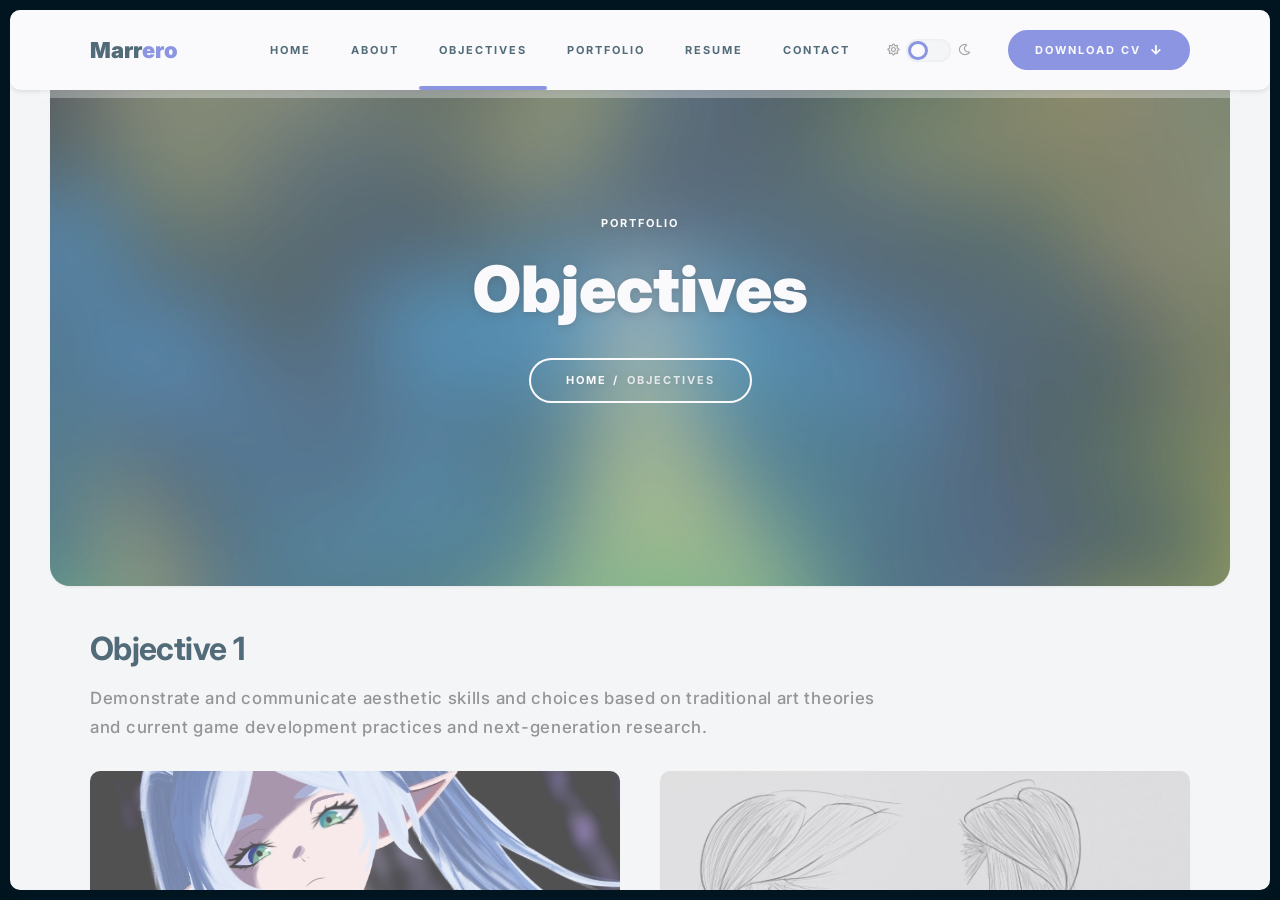
<file: objectives.html>
<!DOCTYPE html>
<html lang="zxx">

<head>
    <meta charset="UTF-8">
    <meta name="viewport" content="width=device-width, initial-scale=1.0">
    <meta http-equiv="X-UA-Compatible" content="ie=edge">
    <!-- bootstrap css -->
    <link rel="stylesheet" href="css/plugins/bootstrap.min.css">
    <!-- locomotive scroll css -->
    <link rel="stylesheet" href="css/plugins/locomotive-scroll.css">
    <!-- swiper css -->
    <link rel="stylesheet" href="css/plugins/swiper.min.css">
    <!-- fancybox css -->
    <link rel="stylesheet" href="css/plugins/fancybox.min.css">
    <!-- font awesome css -->
    <link rel="stylesheet" href="css/plugins/font-awesome.min.css">
    <!-- trueman dark mode css <link rel="stylesheet" href="css/style-dark.css">-->
    <!-- trueman light mode css -->
    <link rel="stylesheet" href="css/style-light.css?v=2" id="trm-switch-style">
    <!-- Favicon -->
    <link rel="icon" type="image/x-icon" href="p/favicon.ico">
    <link rel="shortcut icon" type="image/x-icon" href="img/favicon.ico">
    <title>Alex Marrero | Game Art and Animation</title>

    <style>
        /* Objective section styles */
        .objective-section {
            margin-bottom: 60px;
        }
        .objective-section:last-of-type {
            margin-bottom: 40px;
        }
        .objective-heading {
            font-size: 2rem;
            font-weight: 700;
            margin-bottom: 16px;
            letter-spacing: -0.02em;
        }
        .objective-description {
            font-size: 1.05rem;
            line-height: 1.7;
            color: var(--trm-text-color, #666);
            margin-bottom: 30px;
            max-width: 820px;
        }
        .trm-content {
            margin-top: 60px !important;
        }
        .trm-portfolio-item .trm-item-description {
            opacity: 1 !important;
            transform: none !important;
            pointer-events: none;
        }
        .trm-divider {
            margin: 30px 0 40px;
        }
        .objective-section .row {
            margin-top: 10px;
        }
        .trm-portfolio-item .trm-cover-frame {
            position: relative;
            overflow: hidden;
        }
        .trm-portfolio-item .trm-cover-frame img {
            transition: transform 0.3s ease;
        }
        .trm-portfolio-item:hover .trm-cover-frame img {
            transform: scale(1.03);
        }
        .trm-zoom-icon i {
            font-size: 1.2rem;
        }
        /* Hide the hidden gallery divs */
        .hidden-gallery {
            display: none;
        }
        .sub-section-title {
            font-size: 1.1rem;
            font-weight: 600;
            margin-bottom: 4px;
            color: var(--trm-heading-color, #222);
        }
        .sub-section-desc {
            font-size: 0.95rem;
            color: var(--trm-text-color, #666);
            margin-bottom: 12px;
        }
        /* Caption styling - matching your reference */
        .trm-image-caption {
            margin-top: 12px;
            background: rgba(0,0,0,0.03);
            padding: 14px 18px;
            border-radius: 8px;
            border-left: 3px solid #c9a84c;
        }
        .caption-tag {
            font-weight: 600;
            font-size: 0.85rem;
            text-transform: uppercase;
            letter-spacing: 0.04em;
            color: #c9a84c;
            margin-bottom: 4px;
        }
        .trm-image-caption p {
            margin: 0;
            font-size: 0.95rem;
            color: #555;
        }
        .trm-dark-mode .trm-image-caption {
            background: rgba(255,255,255,0.05);
            border-left-color: #c9a84c;
        }
        .trm-dark-mode .trm-image-caption p {
            color: #bbb;
        }
    </style>
</head>

<body>

    <!-- app wrapper -->
    <div class="trm-app-frame">

        <!-- page preloader -->
        <div class="trm-preloader">
            <div class="trm-holder">
                <div class="preloader">
                    <div></div><div></div><div></div><div></div><div></div>
                    <div></div><div></div><div></div><div></div><div></div>
                </div>
            </div>
        </div>
        <!-- page preloader end -->

        <!-- change mode preloader -->
        <div class="trm-mode-swich-animation-frame">
            <div class="trm-mode-swich-animation">
                <i class="far fa-sun"></i>
                <div class="trm-horizon"></div>
                <i class="far fa-moon"></i>
            </div>
        </div>
        <!-- change mode preloader end -->

        <!-- scroll container -->
        <div id="trm-dynamic-content" class="trm-swup-animation">
            <div id="trm-scroll-container" class="trm-scroll-container" data-scroll-container style="opacity: 0">
                <div data-scroll-section id="content" class="trm-scroll-section">

                    <!-- top bar -->
                    <div class="trm-top-bar" data-scroll data-scroll-sticky data-scroll-target="#content"
                        data-scroll-offset="-10">
                        <div class="container">
                            <div class="trm-left-side">
                                <a href="index.html" class="trm-logo-frame trm-anima-link">
                                    <div class="trm-logo-text">Marr<span>ero</span></div>
                                </a>
                            </div>
                            <div class="trm-right-side">
                                <div class="trm-menu">
                                    <nav>
                                        <ul>
                                            <li><a href="index.html">Home</a></li>
                                            <li><a href="index.html#about-triger">About</a></li>
                                            <li id="objectives-link" class="current-menu-item">
                                                <a href="objectives.html">Objectives</a>
                                            </li>
                                            <li class="menu-item-has-children">
                                                <a href="index.html#portfolio-triger">Portfolio</a>
                                                <ul>
                                                    <li><a href="recent.html">Recent Work</a></li>
                                                    <li><a href="modeling.html">Modeling</a></li>
                                                    <li><a href="animation.html">Animation</a></li>
                                                    <li><a href="sip.html">SIP</a></li>
                                                    <li><a href="miscellaneous.html">Personal Projects</a></li>
                                                </ul>
                                            </li>
                                            <li><a href="index.html#resume-triger">Resume</a></li>
                                            <li><a href="index.html#contact-triger">Contact</a></li>
                                        </ul>
                                    </nav>
                                </div>
                                <div class="trm-mode-switcher-place"></div>
                                <a href="files\S. Alex Marrero CV.pdf" download class="trm-btn trm-btn-sm">Download cv
                                    <i class="fas fa-arrow-down"></i></a>
                            </div>
                            <div class="trm-menu-btn"><span></span></div>
                        </div>
                    </div>
                    <!-- top bar end -->

                    <div class="trm-content-start">

                        <!-- banner -->
                        <div class="trm-banner" data-scroll data-scroll-direction="vertical" data-scroll-speed="-1">
                            <img src="img/banner.jpg" alt="banner" class="trm-banner-cover" data-scroll
                                data-scroll-direction="vertical" data-scroll-speed="-4">
                            <div class="trm-banner-content trm-overlay">
                                <div class="container" data-scroll data-scroll-direction="vertical" data-scroll-speed="1">
                                    <div class="row">
                                        <div class="col-lg-12">
                                            <div class="trm-banner-text trm-text-center">
                                                <div class="trm-label trm-mb-20">Portfolio</div>
                                                <h1 class="trm-mb-30">Objectives</h1>
                                                <ul class="trm-breadcrumbs trm-label">
                                                    <li><a href="index.html" class="trm-anima-link">Home</a></li>
                                                    <li><span>Objectives</span></li>
                                                </ul>
                                            </div>
                                        </div>
                                    </div>
                                </div>
                            </div>
                        </div>
                        <!-- banner end -->

                        <div class="container">
                            <div class="row">
                                <div class="col-lg-12">

                                    <!-- content -->
                                    <div class="trm-content" id="trm-content">

                                        <div data-scroll data-scroll-repeat data-scroll-offset="500"
                                            id="about-triger"></div>

                                        <!-- ========================================================== -->
                                        <!-- OBJECTIVE 1: Artistic Vision                               -->
                                        <!-- ========================================================== -->
                                        <div class="objective-section" data-scroll data-scroll-offset="80">
                                            <h2 class="objective-heading" data-scroll data-scroll-offset="50">Objective 1</h2>
                                            <p class="objective-description" data-scroll data-scroll-offset="50">
                                                Demonstrate and communicate aesthetic skills and choices based on traditional art theories and current game development practices and next-generation research.
                                            </p>
                                            <div class="row">
                                                <!-- COLUMN 1 - LEFT -->
                                                <div class="col-lg-6">
                                                    <!-- Main visible item -->
                                                    <a data-fancybox="obj1-gallery-left" href="objectives/objective 1/Objective 1-1-1.jpg" data-caption="Frieren - Character Design Study" class="trm-portfolio-item trm-scroll-animation" data-scroll data-scroll-offset="40"
                                                       data-fancybox="obj1-gallery-left"
                                                       data-options='{"thumbs": false, "loop": false}'>
                                                        <div class="trm-cover-frame">
                                                            <img class="trm-cover" src="objectives/objective 1/Objective 1-1-1.jpg" alt="Frieren Art">
                                                        </div>
                                                        <div class="trm-item-description">
                                                            <h6>Visual Storytelling</h6>
                                                            <div class="trm-zoom-icon">
                                                                <i class="fas fa-search-plus"></i>
                                                            </div>
                                                        </div>
                                                    </a>
                                                    <!-- Hidden gallery items -->
                                                    <div class="hidden-gallery">
                                                        <a data-fancybox="obj1-gallery-left" href="objectives/objective 1/Objective 1-1-2.PNG" data-caption="Zenyata - Character Art"></a>
                                                        <a data-fancybox="obj1-gallery-left" href="objectives/objective 1/Objective 1-1-3.jpg" data-caption="Dispatch - Scene Art"></a>
                                                        <a data-fancybox="obj1-gallery-left" href="objectives/objective 1/Objective 1-1-4.PNG" data-caption="Hatsune Miku - Posing Art"></a>
                                                    </div>
                                                    <!-- How it contributes -->
                                                    <div class="trm-image-caption">
                                                        <div class="caption-tag">✦ How it contributes</div>
                                                        <p>These projects show how I use composition, lighting, color, and character design to communicate a story or feeling visually. Each piece was designed with a specific mood or idea in mind, allowing the artwork itself to help tell the story.
</p>
                                                    </div>
                                                </div>
                                                <!-- COLUMN 2 - RIGHT -->
                                                <div class="col-lg-6">
                                                    <!-- Main visible item -->
                                                    <a data-fancybox="obj1-gallery-right" href="objectives/objective 1/Objective 1-2-1.jpg" data-caption="Anatomy Study - Muscular System" class="trm-portfolio-item trm-scroll-animation" data-scroll data-scroll-offset="40"
                                                       data-fancybox="obj1-gallery-right"
                                                       data-options='{"thumbs": false, "loop": false}'>
                                                        <div class="trm-cover-frame">
                                                            <img class="trm-cover" src="objectives/objective 1/Objective 1-2-1.jpg" alt="Anatomy Study">
                                                        </div>
                                                        <div class="trm-item-description">
                                                            <h6>Traditional Anatomy Studies</h6>
                                                            <div class="trm-zoom-icon">
                                                                <i class="fas fa-search-plus"></i>
                                                            </div>
                                                        </div>
                                                    </a>
                                                    <!-- Hidden gallery items -->
                                                    <div class="hidden-gallery">
                                                        <a data-fancybox="obj1-gallery-right" href="objectives/objective 1/Objective 1-2-2.PNG" data-caption="Skeletal Structure Study"></a>
                                                        <a data-fancybox="obj1-gallery-right" href="objectives/objective 1/Objective 1-2-4.PNG" data-caption="Leg Muscle Study"></a>
                                                        <a data-fancybox="obj1-gallery-right" href="objectives/objective 1/Objective 1-2-5.jpg" data-caption="Clay Sculpt Study - Front"></a>
                                                        <a data-fancybox="obj1-gallery-right" href="objectives/objective 1/Objective 1-2-6.jpg" data-caption="Clay Sculpt Study - Side"></a>
                                                        <a data-fancybox="obj1-gallery-right" href="objectives/objective 1/Objective 1-2-7.jpg" data-caption="Clay Sculpt Study - Back"></a>
                                                    </div>
                                                    <!-- How it contributes -->
                                                    <div class="trm-image-caption">
                                                        <div class="caption-tag">✦ How it contributes</div>
                                                        <p>These studies helped me build a stronger understanding of anatomy, proportion, form, and how the body moves. Practicing both drawing and sculpture also helped me understand three-dimensional forms that I can apply when creating characters digitally.
</p>
                                                    </div>
                                                </div>
                                            </div>
                                            <div class="trm-divider trm-mb-50"></div>
                                        </div>

                                        <!-- ========================================================== -->
                                        <!-- OBJECTIVE 2: Pre-Production Asset Planning                  -->
                                        <!-- ========================================================== -->
                                        <div class="objective-section" data-scroll data-scroll-offset="80">
                                            <h2 class="objective-heading" data-scroll data-scroll-offset="50">Objective 2</h2>
                                            <p class="objective-description" data-scroll data-scroll-offset="50">
                                                Conceptualize and generate pre-production art assets through pre-visualization and prototypes usable for multiple game platforms.
                                            </p>
                                            <div class="row">
                                                <!-- COLUMN 1 - LEFT -->
                                                <div class="col-lg-6">
                                                    <a data-fancybox="obj2-gallery-left" href="https://www.youtube.com/watch?v=qHbBs-Ga3XQ" data-caption="Shot Framing Study" class="trm-portfolio-item trm-scroll-animation" data-scroll data-scroll-offset="40"
                                                       data-fancybox="obj2-gallery-left"
                                                       data-options='{"thumbs": false, "loop": false}'>
                                                        <div class="trm-cover-frame">
                                                            <img class="trm-cover" src="objectives/objective 2/Objective 2-1-Cover.png" alt="Shot Framing">
                                                        </div>
                                                        <div class="trm-item-description">
                                                            <h6>Shot Frame Study</h6>
                                                            <div class="trm-zoom-icon">
                                                                <i class="fas fa-search-plus"></i>
                                                            </div>
                                                        </div>
                                                    </a>
                                                    <div class="hidden-gallery">
                                                        <a data-fancybox="obj2-gallery-left" href="objectives/objective 2/Objective 2-1-Cover.png" data-caption="Colored Shot"></a>
                                                        <a data-fancybox="obj2-gallery-left" href="objectives/objective 2/Objective 2-1-Rough.png" data-caption="Rough Shot"></a>
                                                    </div>
                                                    <div class="trm-image-caption">
                                                        <div class="caption-tag">✦ How it contributes</div>
                                                        <p>These shot studies show how I planned compositions, camera angles, and character placement before moving into the final animation. Creating these early versions allowed me to test different ideas and make changes before committing to the finished scene.
</p>
                                                    </div>
                                                </div>
                                                <!-- COLUMN 2 - RIGHT -->
                                                <div class="col-lg-6">
                                                    <a data-fancybox="obj2-gallery-right" href="objectives/objective 1/Objective 1-1-3.jpg" data-caption="Environment Production Showcase" class="trm-portfolio-item trm-scroll-animation" data-scroll data-scroll-offset="40"
                                                       data-fancybox="obj2-gallery-right"
                                                       data-options='{"thumbs": false, "loop": false}'>
                                                        <div class="trm-cover-frame">
                                                            <img class="trm-cover" src="objectives/objective 1/Objective 1-1-3.jpg" alt="Asset Pipeline">
                                                        </div>
                                                        <div class="trm-item-description">
                                                            <h6>World Showcase</h6>
                                                            <div class="trm-zoom-icon">
                                                                <i class="fas fa-search-plus"></i>
                                                            </div>
                                                        </div>
                                                    </a>
                                                    <div class="hidden-gallery">
                                                        <a data-fancybox="obj2-gallery-right" href="objectives/objective 1/Objective 1-1-1.jpg" data-caption="Environment Vegetation Showcase"></a>
                                                        <a data-fancybox="obj2-gallery-right" href="objectives/objective 2/1-_Last_Breath.png" data-caption="The Last Breath"></a>
                                                        <a data-fancybox="obj2-gallery-right" href="objectives/objective 2/2-_The_Last_Gift.png" data-caption="The Last Gift"></a>
                                                        <a data-fancybox="obj2-gallery-right" href="objectives/objective 2/3-The_awakening.png" data-caption="The Awakening"></a>
                                                        <a data-fancybox="obj2-gallery-right" href="objectives/objective 2/Mural.png" data-caption="World Story"></a>
                                                    </div>
                                                    <div class="trm-image-caption">
                                                        <div class="caption-tag">✦ How it contributes</div>
                                                        <p>This project shows how I planned and tested assets before bringing them into the final environment. Working through the models, UVs, textures, and early engine implementation helped me make sure the assets would work together properly before completing the scene.
</p>
                                                    </div>
                                                </div>
                                            </div>
                                            <div class="trm-divider trm-mb-50"></div>
                                        </div>

                                        <!-- ========================================================== -->
                                        <!-- OBJECTIVE 3: Foundation Proficiency                         -->
                                        <!-- ========================================================== -->
                                        <div class="objective-section" data-scroll data-scroll-offset="80">
                                            <h2 class="objective-heading" data-scroll data-scroll-offset="50">Objective 3</h2>
                                            <p class="objective-description" data-scroll data-scroll-offset="50">
                                                Demonstrate the core skills needed to create 2D and 3D art assets textures and animations utilizing industry-standard software tools.
                                            </p>
                                            <div class="row">
                                                <div class="col-lg-6">
                                                    <a data-fancybox="obj3-gallery-left" href="objectives/objective 3/Objective 3-1-1.png" data-caption="Walrus Complete Character" class="trm-portfolio-item trm-scroll-animation" data-scroll data-scroll-offset="40"
                                                       data-fancybox="obj3-gallery-left"
                                                       data-options='{"thumbs": false, "loop": false}'>
                                                        <div class="trm-cover-frame">
                                                            <img class="trm-cover" src="objectives/objective 3/Objective 3-1-1.png" alt="Texturing">
                                                        </div>
                                                        <div class="trm-item-description">
                                                            <h6>Game Ready Character Development</h6>
                                                            <div class="trm-zoom-icon">
                                                                <i class="fas fa-search-plus"></i>
                                                            </div>
                                                        </div>
                                                    </a>
                                                    <div class="hidden-gallery">
                                                        <a data-fancybox="obj3-gallery-left" href="img/portfolio/Character/1.jpg" data-caption="Avalon - Complete Character"></a>
                                                        <a data-fancybox="obj3-gallery-left" href="img/portfolio/Character/5.jpg" data-caption="Avalon - Posed"></a>
                                                        <a data-fancybox="obj3-gallery-left" href="img/portfolio/Adam Character/6.png" data-caption="Deer - Character"></a>
                                                        <a data-fancybox="obj3-gallery-left" href="img/portfolio/Adam Character/Time Lapse.mp4" data-caption="Deer- Character Time Lapse"></a>
                                                        <a data-fancybox="obj3-gallery-left" href="img/portfolio/Walle/Wall-E.jpg" data-caption="Walle - Character Complete"></a>
                                                        <a data-fancybox="obj3-gallery-left" href="img/portfolio/Walle/1.mp4" data-caption="Walle - Character Showcase"></a>
                                                    </div>
                                                    <div class="trm-image-caption">
                                                        <div class="caption-tag">✦ How it contributes</div>
                                                        <p>This character demonstrates the core skills I have developed for creating game-ready characters, including sculpting, retopology, UV mapping, texturing, and presentation. It also shows my ability to take a character through multiple stages of the 3D production process.
</p>
                                                    </div>
                                                </div>
                                                <div class="col-lg-6">
                                                    <a data-fancybox="obj3-gallery-right" href="img/portfolio/Motorcycle/1.jpg" data-caption="Motorcycle - Front View" class="trm-portfolio-item trm-scroll-animation" data-scroll data-scroll-offset="40"
                                                       data-fancybox="obj3-gallery-right"
                                                       data-options='{"thumbs": false, "loop": false}'>
                                                        <div class="trm-cover-frame">
                                                            <img class="trm-cover" src="img/portfolio/Motorcycle/1.jpg" alt="Rigging">
                                                        </div>
                                                        <div class="trm-item-description">
                                                            <h6>Hard-Surface Modeling &amp; Visualization</h6>
                                                            <div class="trm-zoom-icon">
                                                                <i class="fas fa-search-plus"></i>
                                                            </div>
                                                        </div>
                                                    </a>
                                                    <div class="hidden-gallery">
                                                        <a data-fancybox="obj3-gallery-right" href="img/portfolio/Motorcycle/2.jpg" data-caption="Motorcycle - Back View"></a>
                                                        <a data-fancybox="obj3-gallery-right" href="img/portfolio/Motorcycle/4.jpg" data-caption="Motorcycle - Wireframe"></a>
                                                        <a data-fancybox="obj3-gallery-right" href="img/portfolio/Guitar/4.png" data-caption="Guitar - Render"></a>
                                                        <a data-fancybox="obj3-gallery-right" href="img/portfolio/Guitar/Guitar.mp4" data-caption="Guitar - Timelapse"></a>
                                                        <a data-fancybox="obj3-gallery-right" href="https://youtu.be/MzAmydcDXAQ" data-caption="Horse Walking Animation"></a>
                                                        <a data-fancybox="obj3-gallery-right" href="https://youtu.be/Vk1XOSybCdQ" data-caption="Arcade Animation"></a>
                                                        <a data-fancybox="obj3-gallery-right" href="https://youtu.be/iRdSV8z84p4" data-caption="Animatic"></a>
                                                        <a data-fancybox="obj3-gallery-right" href="img/portfolio/Modeling Practice/Fire.mp4" data-caption="Fire Effect- Showcase"></a>
                                                        <a data-fancybox="obj4-gallery-left" href="https://www.youtube.com/watch?v=dPsUMdBgnQc" data-caption="Model Showcase"></a>
                                                        <a data-fancybox="obj4-gallery-left" href="https://www.youtube.com/watch?v=EbDLHMubo40" data-caption="Texture Showcase"></a>
                                                        <a data-fancybox="obj4-gallery-left" href="https://www.youtube.com/watch?v=xUDLntiRpSg" data-caption="Layout Showcase"></a>
                                                    </div>
                                                    <div class="trm-image-caption">
                                                        <div class="caption-tag">✦ How it contributes</div>
                                                        <p>This motorcycle demonstrates my hard-surface modeling skills and my understanding of topology, materials, lighting, and rendering. Taking the asset from the initial model to the final presentation helped me practice the full workflow used to create polished 3D props.
</p>
                                                    </div>
                                                </div>
                                            </div>
                                            <div class="trm-divider trm-mb-50"></div>
                                        </div>

                                        <!-- ========================================================== -->
                                        <!-- OBJECTIVE 4: Industry-Quality Asset Production              -->
                                        <!-- ========================================================== -->
                                        <div class="objective-section" data-scroll data-scroll-offset="80">
                                            <h2 class="objective-heading" data-scroll data-scroll-offset="50">Objective 4</h2>
                                            <p class="objective-description" data-scroll data-scroll-offset="50">
                                                Create industry quality 2D and 3D art assets or animations for use in game projects utilizing industry-standard software tools pipelines and platform guidelines.
                                            </p>
                                            <div class="row">
                                                <div class="col-lg-6">
                                                    <a data-fancybox="obj4-gallery-left" href="objectives/objective 4/Objectives 4-1-1.png" data-caption="Game Development Process Documentation" class="trm-portfolio-item trm-scroll-animation" data-scroll data-scroll-offset="40"
                                                       data-fancybox="obj4-gallery-left"
                                                       data-options='{"thumbs": false, "loop": false}'>
                                                        <div class="trm-cover-frame">
                                                            <img class="trm-cover" src="objectives/objective 4/Objectives 4-1-1.png" alt="High-Poly">
                                                        </div>
                                                        <div class="trm-item-description">
                                                            <h6>Game Development Process Documentation</h6>
                                                            <div class="trm-zoom-icon">
                                                                <i class="fas fa-search-plus"></i>
                                                            </div>
                                                        </div>
                                                    </a>
                                                    <div class="hidden-gallery">
                                                        <a data-fancybox="obj4-gallery-left" href="https://www.youtube.com/watch?v=hY6psE6J_5A" data-caption="Complete Pass Through"></a>
                                                        <a data-fancybox="obj4-gallery-left" href="https://www.youtube.com/watch?v=YKzxih3ql4k" data-caption="Work in Progress"></a>
                                                        <a data-fancybox="obj4-gallery-left" href="https://www.youtube.com/watch?v=dPsUMdBgnQc" data-caption="Model Showcase"></a>
                                                        <a data-fancybox="obj4-gallery-left" href="https://www.youtube.com/watch?v=EbDLHMubo40" data-caption="Texture Showcase"></a>
                                                        <a data-fancybox="obj4-gallery-left" href="https://www.youtube.com/watch?v=xUDLntiRpSg" data-caption="Layout Showcase"></a>
                                                    </div>
                                                    <div class="trm-image-caption">
                                                        <div class="caption-tag">✦ How it contributes</div>
                                                        <p>These videos document my process of creating assets and preparing them for use inside a game engine. They show how I approach modeling, UVs, materials, and implementation while following a workflow that can be used during actual game production.
</p>
                                                    </div>
                                                </div>
                                                <div class="col-lg-6">
                                                    <a data-fancybox="obj4-gallery-right" href="objectives/objective 4/Objective 4-2-1.png" data-caption="Prop Modeling" class="trm-portfolio-item trm-scroll-animation" data-scroll data-scroll-offset="40"
                                                       data-fancybox="obj4-gallery-right"
                                                       data-options='{"thumbs": false, "loop": false}'>
                                                        <div class="trm-cover-frame">
                                                            <img class="trm-cover" src="objectives/objective 4/Objective 4-2-1.png" alt="Prop">
                                                        </div>
                                                        <div class="trm-item-description">
                                                            <h6>B.A.R.F. Demo</h6>
                                                            <div class="trm-zoom-icon">
                                                                <i class="fas fa-search-plus"></i>
                                                            </div>
                                                        </div>
                                                    </a>
                                                    <div class="hidden-gallery">
                                                        <a data-fancybox="obj4-gallery-right" href="https://www.youtube.com/watch?v=wjzYwr4UNbQ" data-caption="Demo Showcase"></a>
                                                    </div>
                                                    <div class="trm-image-caption">
                                                        <div class="caption-tag">✦ How it contributes</div>
                                                        <p>This project shows my ability to take my work beyond individual assets and contribute to a completed game project. It demonstrates how I applied my art and technical skills within an actual development process while working toward a polished final result.
</p>
                                                    </div>
                                                </div>
                                            </div>
                                            <div class="trm-divider trm-mb-50"></div>
                                        </div>

                                        <!-- ========================================================== -->
                                        <!-- OBJECTIVE 5: Pipeline Integration and Optimization          -->
                                        <!-- ========================================================== -->
                                        <div class="objective-section" data-scroll data-scroll-offset="80">
                                            <h2 class="objective-heading" data-scroll data-scroll-offset="50">Objective 5</h2>
                                            <p class="objective-description" data-scroll data-scroll-offset="50">
                                                Adapt export integrate and optimize game art and animation assets including shaders and lighting into 2D and 3D game projects working within a production pipeline and the confines of a project's game engine tools and other constraints.
                                            </p>
                                            <div class="row">
                                                <div class="col-lg-6">
                                                    <a data-fancybox="obj5-gallery-left" href="objectives/objective 5/Objective 5-1-1.png" data-caption="Engine Import" class="trm-portfolio-item trm-scroll-animation" data-scroll data-scroll-offset="40"
                                                       data-fancybox="obj5-gallery-left"
                                                       data-options='{"thumbs": false, "loop": false}'>
                                                        <div class="trm-cover-frame">
                                                            <img class="trm-cover" src="objectives/objective 5/Objective 5-1-1.png" alt="Engine Integration">
                                                        </div>
                                                        <div class="trm-item-description">
                                                            <h6>Engine Integration</h6>
                                                            <div class="trm-zoom-icon">
                                                                <i class="fas fa-search-plus"></i>
                                                            </div>
                                                        </div>
                                                    </a>
                                                    <div class="hidden-gallery">
                                                        <a data-fancybox="obj5-gallery-left" href="objectives/objective 5/Objective 5-1-2.png" data-caption="Showcase"></a>
                                                        <a data-fancybox="obj5-gallery-left" href="objectives/objective 5/Objective 5-1-3.png" data-caption="Interior"></a>
                                                        <a data-fancybox="obj5-gallery-left" href="https://www.youtube.com/watch?v=hY6psE6J_5A" data-caption="Complete Pass Through"></a>
                                                        <a data-fancybox="obj5-gallery-left" href="objectives/objective 5/Objective 5-1-7.png" data-caption="God - Layout"></a>
                                                        <a data-fancybox="obj5-gallery-left" href="objectives/objective 5/Objective 5-1-8.png" data-caption="God - Resting Area"></a>
                                                        <a data-fancybox="obj5-gallery-left" href="objectives/objective 5/Objective 5-1-9.png" data-caption="God - World Dome"></a>
                                                    </div>
                                                    <div class="trm-image-caption">
                                                        <div class="caption-tag">✦ How it contributes</div>
                                                        <p>These projects show how I bring art assets into Unreal Engine and build systems around them using Blueprints, materials, procedural tools, and other engine features. They demonstrate my ability to work between the artistic and technical sides of development while keeping the assets functional inside a real-time environment.
</p>
                                                    </div>
                                                </div>
                                                <div class="col-lg-6">
                                                    <a data-fancybox="obj5-gallery-right" href="img/portfolio/Monster Hunter/1.jpg" data-caption="Maya Arnold Utilization" class="trm-portfolio-item trm-scroll-animation" data-scroll data-scroll-offset="40"
                                                       data-fancybox="obj5-gallery-right"
                                                       data-options='{"thumbs": false, "loop": false}'>
                                                        <div class="trm-cover-frame">
                                                            <img class="trm-cover" src="img/portfolio/Monster Hunter/1.jpg" alt="LOD">
                                                        </div>
                                                        <div class="trm-item-description">
                                                            <h6>Production-Ready Asset</h6>
                                                            <div class="trm-zoom-icon">
                                                                <i class="fas fa-search-plus"></i>
                                                            </div>
                                                        </div>
                                                    </a>
                                                    <div class="hidden-gallery">
                                                        <a data-fancybox="obj5-gallery-right" href="img/portfolio/Monster Hunter/2.jpg" data-caption="Scene Render Shot 2"></a>
                                                        <a data-fancybox="obj5-gallery-right" href="img/portfolio/Monster Hunter/5.jpg" data-caption="Scene Render Shot 2"></a>
                                                    </div>
                                                    <div class="trm-image-caption">
                                                        <div class="caption-tag">✦ How it contributes</div>
                                                        <p>This character shows how I prepare an asset for use in a real-time project. The topology, UVs, and textures were created with both appearance and performance in mind, helping me practice the optimization and organization required for game-ready assets.</p>
                                                    </div>
                                                </div>
                                            </div>
                                            <div class="trm-divider trm-mb-50"></div>
                                        </div>

                                        <!-- ========================================================== -->
                                        <!-- OBJECTIVE 6: Collaboration, Mentorship & Leadership         -->
                                        <!-- ========================================================== -->
                                        <div class="objective-section" data-scroll data-scroll-offset="80">
                                            <h2 class="objective-heading" data-scroll data-scroll-offset="50">Objective 6</h2>
                                            <p class="objective-description" data-scroll data-scroll-offset="50">
                                                Establish collaboration mentorship and professional leadership skills by working with other disciplines to deliver highly polished and completed projects.
                                            </p>
                                            <div class="row">
                                                <div class="col-lg-6">
                                                    <a data-fancybox="obj6-gallery-left" href="objectives/objective 6/Objective 6-1-1.mp4" data-caption="Cross-Discipline Work" class="trm-portfolio-item trm-scroll-animation" data-scroll data-scroll-offset="40"
                                                       data-fancybox="obj6-gallery-left"
                                                       data-options='{"thumbs": false, "loop": false}'>
                                                        <div class="trm-cover-frame">
                                                            <img class="trm-cover" src="objectives/objective 6/Objective 6-1-4.png" alt="Collaboration">
                                                        </div>
                                                        <div class="trm-item-description">
                                                            <h6>Team Collaboration</h6>
                                                            <div class="trm-zoom-icon">
                                                                <i class="fas fa-search-plus"></i>
                                                            </div>
                                                        </div>
                                                    </a>
                                                    <div class="hidden-gallery">
                                                        <a data-fancybox="obj6-gallery-left" href="objectives/objective 6/Objective 6-1-2.png" data-caption="Inside Engine"></a>
                                                        <a data-fancybox="obj6-gallery-left" href="objectives/objective 6/Objective 6-1-3.png" data-caption="Engine Topology"></a>
                                                        <a data-fancybox="obj6-gallery-left" href="objectives/objective 6/Objective 6-1-4.png" data-caption="Engine Showcase"></a>
                                                        <a data-fancybox="obj6-gallery-left" href="objectives/objective 6/Objective 6-1-5.png" data-caption="Battery Showcase"></a>
                                                        <a data-fancybox="obj6-gallery-left" href="objectives/objective 6/Objective 6-1-6.png" data-caption="Battery Topology"></a>
                                                        <a data-fancybox="obj6-gallery-left" href="objectives/objective 6/Objective 6-1-7.png" data-caption="Scanner Showcase"></a>
                                                        <a data-fancybox="obj6-gallery-left" href="objectives/objective 6/Objective 6-1-8.png" data-caption="Scanner Topology"></a>
                                                    </div>
                                                    <div class="trm-image-caption">
                                                        <div class="caption-tag">✦ How it contributes</div>
                                                        <p>These assets were created as part of a larger team project, so my work had to match the style and technical requirements established by the group. It gave me experience receiving feedback, following a shared direction, and creating assets that needed to work alongside the work of other artists.
</p>
                                                    </div>
                                                </div>
                                                <div class="col-lg-6">
                                                    <a data-fancybox="obj6-gallery-right" href="objectives/objective 6/Objective 6-2-1.JPG" data-caption="Final Group Showcase" class="trm-portfolio-item trm-scroll-animation" data-scroll data-scroll-offset="40"
                                                       data-fancybox="obj6-gallery-right"
                                                       data-options='{"thumbs": false, "loop": false}'>
                                                        <div class="trm-cover-frame">
                                                            <img class="trm-cover" src="objectives/objective 6/Objective 6-2-1.JPG" alt="Leadership">
                                                        </div>
                                                        <div class="trm-item-description">
                                                            <h6>Class Team Building</h6>
                                                            <div class="trm-zoom-icon">
                                                                <i class="fas fa-search-plus"></i>
                                                            </div>
                                                        </div>
                                                    </a>
                                                    <div class="hidden-gallery">
                                                        <a data-fancybox="obj6-gallery-right" href="objectives/objective 6/Objective 6-2-2.PNG" data-caption="Environment Behind the Scenes"></a>
                                                        <a data-fancybox="obj6-gallery-right" href="objectives/objective 6/Objective 6-2-3.PNG" data-caption="Environment Layout"></a>
                                                        <a data-fancybox="obj6-gallery-right" href="objectives/objective 6/Objective 6-2-4.jpg" data-caption="Style Collaboration"></a>
                                                    </div>
                                                    <div class="trm-image-caption">
                                                        <div class="caption-tag">✦ How it contributes</div>
                                                        <p>These projects gave me experience working with classmates to create something that would not have been possible individually. I had to communicate with other team members, divide responsibilities, respond to feedback, and make sure my work fit together with what everyone else was creating.
</p>
                                                    </div>
                                                </div>
                                            </div>
                                            <div class="trm-divider trm-mb-40"></div>
                                        </div>

                                        <!-- footer -->
                                        <footer class="trm-scroll-animation" data-scroll data-scroll-offset="50">
                                            <div class="trm-label">© 2021 All Rights Reserved.</div>
                                            <div class="trm-label">Designed by: <a
                                                    href="https://themeforest.net/user/millerdigitaldesign/portfolio?ref=MillerDigitalDesign"
                                                    target="_blank">Nazar Miller</a></div>
                                        </footer>

                                    </div>
                                    <!-- content end -->

                                    <!-- popup -->
                                    <div id="trm-order" class="trm-order">
                                        <div class="trm-popup-content">
                                            <img src="img/popup.jpg" alt="photo">
                                            <div class="trm-popup-form-frame">
                                                <h5 class="trm-mb-40">Write me a message</h5>
                                                <form>
                                                    <input type="text" placeholder="Name">
                                                    <input type="email" placeholder="Email">
                                                    <textarea rows="6" placeholder="Message"></textarea>
                                                    <button type="submit" class="trm-btn">Send <i
                                                            class="fas fa-arrow-right"></i></button>
                                                </form>
                                                <div class="trm-text-sm trm-mt-20">* I promise the confidentiality of
                                                    your personal information</div>
                                            </div>
                                        </div>
                                    </div>
                                    <!-- popup end -->

                                </div>
                            </div>
                        </div>

                    </div>

                </div>
            </div>
        </div>

        <!-- mode switcher -->
        <div class="trm-hidden-switcher">
            <div class="trm-mode-switcher">
                <i class="far fa-sun"></i>
                <input class="tgl tgl-light" id="trm-swich" type="checkbox">
                <label class="trm-swich" for="trm-swich"></label>
                <i class="far fa-moon"></i>
            </div>
        </div>

    </div>

    <!-- scripts -->
    <script src="js/plugins/jquery.min.js"></script>
    <script src="js/plugins/swup.min.js"></script>
    <script src="js/plugins/locomotive-scroll.js"></script>
    <script src="js/plugins/typing.js"></script>
    <script src="js/plugins/fancybox.min.js"></script>
    <script src="js/plugins/swiper.min.js"></script>
    <script src="js/main.js"></script>

</body>

</html>
</file>
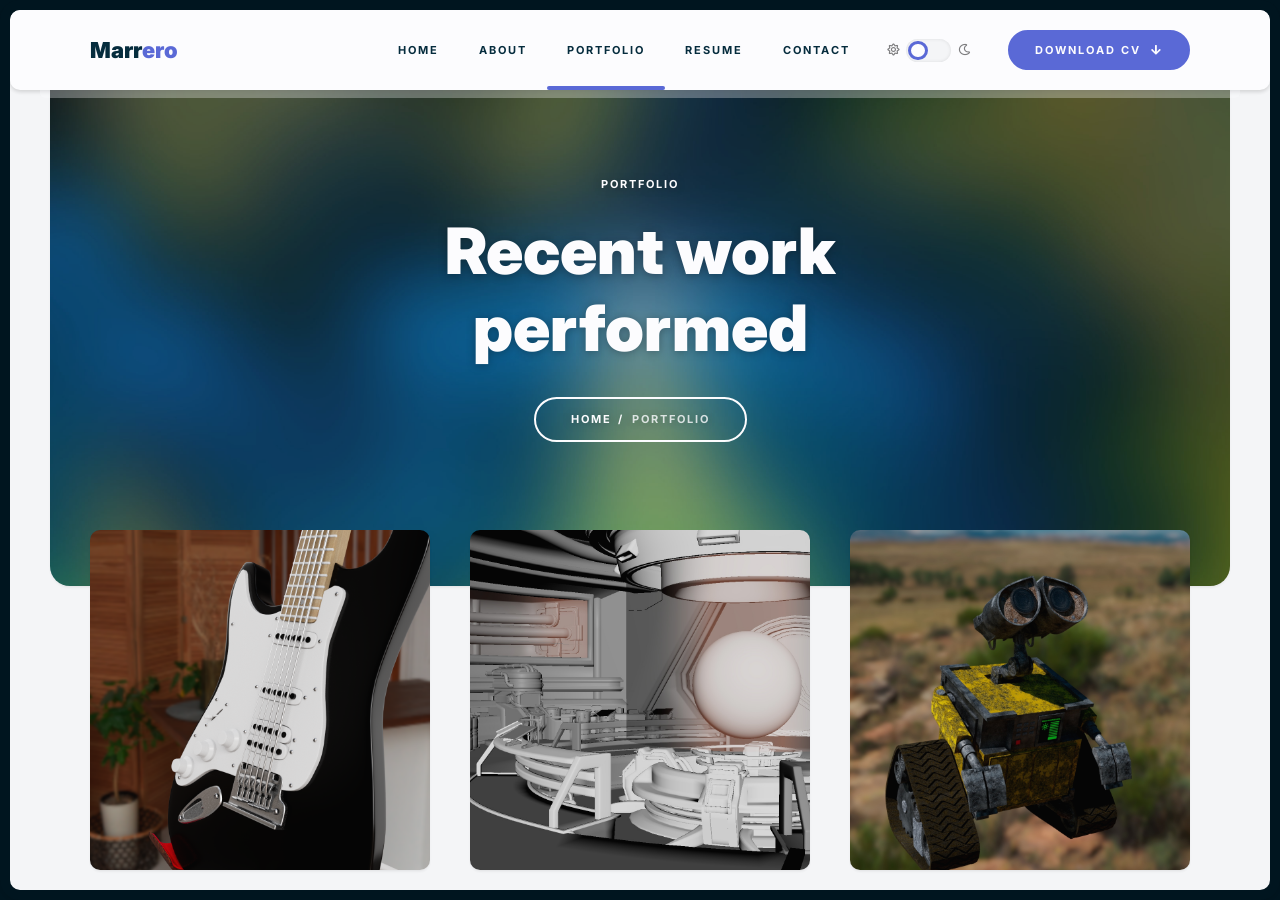
<file: portfolio.html>
<!DOCTYPE html>
<html lang="zxx">

<head>
  <meta charset="UTF-8">
  <meta name="viewport" content="width=device-width, initial-scale=1.0">
  <meta http-equiv="X-UA-Compatible" content="ie=edge">
  <!-- bootstrap css -->
  <link rel="stylesheet" href="css/plugins/bootstrap.min.css">
  <!-- locomotive scroll css -->
  <link rel="stylesheet" href="css/plugins/locomotive-scroll.css">
  <!-- swiper css -->
  <link rel="stylesheet" href="css/plugins/swiper.min.css">
  <!-- fancybox css -->
  <link rel="stylesheet" href="css/plugins/fancybox.min.css">
  <!-- font awesome css -->
  <link rel="stylesheet" href="css/plugins/font-awesome.min.css">
  <!-- trueman dark mode css <link rel="stylesheet" href="css/style-dark.css">-->
  <!-- trueman light mode css -->
  <link rel="stylesheet" href="css/style-light.css" id="trm-switch-style">
  <!-- Favicon -->
   <link rel="icon" type="image/x-icon" href="p/favicon.ico">
   <link rel="shortcut icon" type="image/x-icon" href="img/favicon.ico">
  <!-- page name -->
  <title>Alex Marrero | Game Art and Animation</title>
</head>

<body>

  <!-- app wrapper -->
  <div class="trm-app-frame">

    <!-- page preloader -->
    <div class="trm-preloader">
      <div class="trm-holder">
        <div class="preloader">
          <div></div>
          <div></div>
          <div></div>
          <div></div>
          <div></div>
          <div></div>
          <div></div>
          <div></div>
          <div></div>
          <div></div>
        </div>
      </div>
    </div>
    <!-- page preloader end -->

    <!-- change mode preloader -->
    <div class="trm-mode-swich-animation-frame">
      <div class="trm-mode-swich-animation">
        <i class="far fa-sun"></i>
        <div class="trm-horizon"></div>
        <i class="far fa-moon"></i>
      </div>
    </div>
    <!-- change mode preloader end -->

    <!-- scroll container -->
    <div id="trm-dynamic-content" class="trm-swup-animation">
      <div id="trm-scroll-container" class="trm-scroll-container" data-scroll-container style="opacity: 0">
        <div data-scroll-section id="content" class="trm-scroll-section">

          <!-- top bar -->
          <div class="trm-top-bar" data-scroll data-scroll-sticky data-scroll-target="#content" data-scroll-offset="-10">
            <div class="container">
              <div class="trm-left-side">
                <!-- logo -->
                <a href="index.html" class="trm-logo-frame trm-anima-link">
                  <div class="trm-logo-text">Marr<span>ero</span></div>
                  <!--<img src="img/logo.svg" alt="Trueman"><== image logo-->
                </a>
                <!-- logo end -->
              </div>
              <div class="trm-right-side">

                <!-- menu -->
                <div class="trm-menu">
                  <nav>
                    <ul>
                      <li>
                        <a href="index.html">Home</a>
                      </li>
                      <li>
                        <a href="index.html#about-triger">About</a>
                      </li>
                      <li class="current-menu-item menu-item-has-children">
                        <a href="index.html#portfolio-triger">Portfolio</a>
                        <ul>
                          <li><a href="portfolio.html">All</a></li>
                        </ul>
                      </li>
                      <li>
                        <a href="index.html#resume-triger">Resume</a>
                      </li>
                      <li>
                        <a href="index.html#contact-triger">Contact</a>
                      </li>
                    </ul>
                  </nav>
                </div>
                <!-- menu end -->

                <!-- mode switcher place -->
                <div class="trm-mode-switcher-place"></div>
                <!-- mode switcher place end -->

                <!-- action button -->
                <a href="files\S. Alex Marrero CV.pdf" download class="trm-btn trm-btn-sm">Download cv <i class="fas fa-arrow-down"></i></a>
                <!-- action button end -->
              </div>
              <div class="trm-menu-btn"><span></span></div>
            </div>
          </div>
          <!-- top bar end -->

          <div class="trm-content-start">

            <!-- banner -->
            <div class="trm-banner" data-scroll data-scroll-direction="vertical" data-scroll-speed="-1">

              <!-- banner cover -->
              <img src="img/banner.jpg" alt="banner" class="trm-banner-cover" data-scroll data-scroll-direction="vertical" data-scroll-speed="-4">
              <!-- banner cover end -->

              <!-- banner content -->
              <div class="trm-banner-content trm-overlay">

                <div class="container" data-scroll data-scroll-direction="vertical" data-scroll-speed="1">
                  <div class="row">
                    <div class="col-lg-12">

                      <!-- banner title -->
                      <div class="trm-banner-text trm-text-center">
                        <div class="trm-label trm-mb-20">Portfolio</div>
                        <h1 class="trm-mb-30">Recent work <br>performed</h1>
                        <ul class="trm-breadcrumbs trm-label">
                          <li><a href="index.html" class="trm-anima-link">Home</a></li>
                          <li><span>Portfolio</span></li>
                        </ul>
                      </div>
                      <!-- banner title end -->

                    </div>
                  </div>
                </div>

              </div>
              <!-- banner content end -->

            </div>
            <!-- banner end -->

            <div class="container">
              <div class="row">
                <div class="col-lg-12">

                  <!-- content -->
                  <div class="trm-content" id="trm-content">

                    <div data-scroll data-scroll-repeat data-scroll-offset="500" id="about-triger"></div>

                    <!-- portfolio -->
                    <div class="row">
                        <div class="col-lg-4">

                            <!-- portfolio item -->
                            <a data-fancybox="portfolio-gallery-001" href="img/portfolio/Guitar/1.png" data-caption="Guitar - Close up" class="trm-portfolio-item trm-scroll-animation" data-scroll data-scroll-offset="40"
                               data-fancybox="portfolio-gallery-001"
                               data-options='{"thumbs": false, "loop": false}'>
                                <div class="trm-cover-frame">
                                    <img class="trm-cover" src="img/portfolio/Guitar/4.png" alt="Musical Instrument Project">
                                </div>
                                <div class="trm-item-description">
                                    <h6>Musical Instrument Project</h6>
                                    <div class="trm-zoom-icon">
                                        <i class="fas fa-search-plus"></i>
                                    </div>
                                </div>
                            </a>

                            <!-- Hidden gallery images for this portfolio item -->
                            <div>
                                <a data-fancybox="portfolio-gallery-001" href="img/portfolio/Guitar/2.png" data-caption="Guitar - Angle"></a>
                                <a data-fancybox="portfolio-gallery-001" href="img/portfolio/Guitar/3.png" data-caption="Guitar - Back"></a>
                                <a data-fancybox="portfolio-gallery-001" href="img/portfolio/Guitar/4.png" data-caption="Guitar - Front"></a>
                                <a data-fancybox="portfolio-gallery-001" href="img/portfolio/Guitar/5.png" data-caption="Guitar - Extra"></a>
                                <a data-fancybox="portfolio-gallery-001" href="img/portfolio/Guitar/Guitar.mp4" data-caption="Guitar - Showcase"></a>
                            </div>
                            <!-- portfolio item end -->

                        </div>
                        <div class="col-lg-4">

                            <!-- portfolio item -->
                            <a data-fancybox="portfolio-gallery-002" href="img/portfolio/NoManSky Environment/1.jpg" data-caption="No Man's Sky - Centerpiece" class="trm-portfolio-item trm-scroll-animation" data-scroll data-scroll-offset="40"
                               data-fancybox="portfolio-gallery-002"
                               data-options='{"thumbs": false, "loop": false}'>
                                <div class="trm-cover-frame">
                                    <img class="trm-cover" src="img/portfolio/NoManSky Environment/1.jpg" alt="No Man's Sky">
                                </div>
                                <div class="trm-item-description">
                                    <h6>No Man's Sky Freight Interior</h6>
                                    <div class="trm-zoom-icon">
                                        <i class="fas fa-search-plus"></i>
                                    </div>
                                </div>
                            </a>

                            <!-- Hidden gallery images for this portfolio item -->
                            <div>
                                <a data-fancybox="portfolio-gallery-002" href="img/portfolio/NoManSky Environment/2.jpg" data-caption="No Man's Sky - Close Up"></a>
                                <a data-fancybox="portfolio-gallery-002" href="img/portfolio/NoManSky Environment/3.jpg" data-caption="No Man's Sky - Stations"></a>
                                <a data-fancybox="portfolio-gallery-002" href="img/portfolio/NoManSky Environment/4.jpg" data-caption="No Man's Sky - Hallway"></a>
                                <a data-fancybox="portfolio-gallery-002" href="img/portfolio/NoManSky Environment/5.jpg" data-caption="No Man's Sky - Walls"></a>
                                <a data-fancybox="portfolio-gallery-002" href="img/portfolio/NoManSky Environment/6.jpg" data-caption="No Man's Sky - Cieling"></a>
                                <a data-fancybox="portfolio-gallery-002" href="img/portfolio/NoManSky Environment/NoManSky.mp4" data-caption="No Man's Sky - Showcase"></a>
                                <a data-fancybox="portfolio-gallery-002" href="img/portfolio/NoManSky Environment/Showcase1.mp4" data-caption="No Man's Sky - Environment Walk Through"></a>
                            </div>
                            <!-- portfolio item end -->

                        </div>
                        <div class="col-lg-4">

                            <!-- portfolio item -->
                            <a data-fancybox="portfolio-gallery-003" href="img/portfolio/Walle/Wall-E.jpg" data-caption="Walle - Front Render" class="trm-portfolio-item trm-scroll-animation" data-scroll data-scroll-offset="40"
                               data-fancybox="portfolio-gallery-003"
                               data-options='{"thumbs": false, "loop": false}'>
                                <div class="trm-cover-frame">
                                    <img class="trm-cover" src="img/portfolio/Walle/Wall-E.jpg" alt="Walle Model">
                                </div>
                                <div class="trm-item-description">
                                    <h6>Walle Model</h6>
                                    <div class="trm-zoom-icon">
                                        <i class="fas fa-search-plus"></i>
                                    </div>
                                </div>
                            </a>

                            <!-- Hidden gallery images for this portfolio item -->
                            <div>
                                <a data-fancybox="portfolio-gallery-003" href="img/portfolio/Walle/Wall-E 1.jpg" data-caption="Walle - Side Render"></a>
                                <a data-fancybox="portfolio-gallery-003" href="img/portfolio/Walle/Wall-E 2.jpg" data-caption="Walle - Back Render"></a>
                                <a data-fancybox="portfolio-gallery-003" href="img/portfolio/Walle/Wall-E 3.jpg" data-caption="Walle - Angle Render"></a>
                                <a data-fancybox="portfolio-gallery-003" href="img/portfolio/Walle/Wall-E 1.mp4" data-caption="Walle - Showcase"></a>
                                <a data-fancybox="portfolio-gallery-003" href="img/portfolio/Walle/WallE and Eve.jpg" data-caption="Walle & Eve - Over the Shoulder"></a>
                                <a data-fancybox="portfolio-gallery-003" href="img/portfolio/Walle/WallE and Eve 1.jpg" data-caption="Walle & Eve - Over the Shoulder"></a>
                                <a data-fancybox="portfolio-gallery-003" href="img/portfolio/Walle/WallE and Eve 2.jpg" data-caption="Walle & Eve - Full Shot"></a>
                            </div>
                            <!-- portfolio item end -->

                        </div>
                        <div class="col-lg-4">

                            <!-- portfolio item -->
                            <a data-fancybox="portfolio-gallery-004" href="img/portfolio/Lighting Practice/1.jpg" data-caption="Lighting - Arnold Lighting" class="trm-portfolio-item trm-scroll-animation" data-scroll data-scroll-offset="40"
                               data-fancybox="portfolio-gallery-004"
                               data-options='{"thumbs": false, "loop": false}'>
                                <div class="trm-cover-frame">
                                    <img class="trm-cover" src="img/portfolio/Lighting Practice/1.jpg" alt="Lighting Practice">
                                </div>
                                <div class="trm-item-description">
                                    <h6>Lighting Practice</h6>
                                    <div class="trm-zoom-icon">
                                        <i class="fas fa-search-plus"></i>
                                    </div>
                                </div>
                            </a>

                            <!-- Hidden gallery images for this portfolio item -->
                            <div>
                                <a data-fancybox="portfolio-gallery-004" href="img/portfolio/Lighting Practice/Mesh.jpg" data-caption="Lighting Practice - Mesh"></a>
                                <a data-fancybox="portfolio-gallery-004" href="img/portfolio/Lighting Practice/Photometric.jpg" data-caption="Lighting Practice - Photometric"></a>
                            </div>
                            <!-- portfolio item end -->

                        </div>
                        <div class="col-lg-4">

                            <!-- portfolio item -->
                            <a data-fancybox="portfolio-gallery-005" href="img/portfolio/Adam Character/6.png" data-caption="Adam - Finished Product" class="trm-portfolio-item trm-scroll-animation" data-scroll data-scroll-offset="40"
                               data-fancybox="portfolio-gallery-005"
                               data-options='{"thumbs": false, "loop": false}'>
                                <div class="trm-cover-frame">
                                    <img class="trm-cover" src="img/portfolio/Adam Character/6.png" alt="Adam Character">
                                </div>
                                <div class="trm-item-description">
                                    <h6>Adam Character</h6>
                                    <div class="trm-zoom-icon">
                                        <i class="fas fa-search-plus"></i>
                                    </div>
                                </div>
                            </a>

                            <!-- Hidden gallery images for this portfolio item -->
                            <div>
                                <a data-fancybox="portfolio-gallery-005" href="img/portfolio/Adam Character/2.png" data-caption="Adam - 1st Stage""></a>
                                <a data-fancybox="portfolio-gallery-005" href="img/portfolio/Adam Character/3.png" data-caption="Adam - 2nd Stage"></a>
                                <a data-fancybox="portfolio-gallery-005" href="img/portfolio/Adam Character/4.png" data-caption="Adam - Details"></a>
                                <a data-fancybox="portfolio-gallery-005" href="img/portfolio/Adam Character/5.png" data-caption="Adam - Refining"></a>
                                <a data-fancybox="portfolio-gallery-005" href="img/portfolio/Adam Character/6.png" data-caption="Adam - Clothing"></a>
                                <a data-fancybox="portfolio-gallery-005" href="img/portfolio/Adam Character/Time Lapse.mp4" data-caption="Adam - Timelapse"></a>
                                <a data-fancybox="portfolio-gallery-005" href="img/portfolio/Adam Character/ZBrush Movie - Converted.mp4" data-caption="Adam - Turn Table"></a>
                            </div>
                            <!-- portfolio item end -->

                        </div>
                        <div class="col-lg-4">

                            <!-- portfolio item -->
                            <a data-fancybox="portfolio-gallery-006" href="img/portfolio/1.jpg" data-caption="Example - Front View" class="trm-portfolio-item trm-scroll-animation" data-scroll data-scroll-offset="40"
                               data-fancybox="portfolio-gallery-006"
                               data-options='{"thumbs": false, "loop": false}'>
                                <div class="trm-cover-frame">
                                    <img class="trm-cover" src="img/portfolio/1.jpg" alt="Insert Title Here">
                                </div>
                                <div class="trm-item-description">
                                    <h6>Insert Title Here</h6>
                                    <div class="trm-zoom-icon">
                                        <i class="fas fa-search-plus"></i>
                                    </div>
                                </div>
                            </a>

                            <!-- Hidden gallery images for this portfolio item -->
                            <div>
                                <a data-fancybox="portfolio-gallery-006" href="img/portfolio/2.jpg" data-caption="Adam - Finished Product"></a>
                                <a data-fancybox="portfolio-gallery-006" href="img/portfolio/3.jpg" data-caption="Adam - 1st Stage"></a>
                                <a data-fancybox="portfolio-gallery-006" href="img/portfolio/4.jpg" data-caption="Adam - 2nd Stage"></a>
                                <a data-fancybox="portfolio-gallery-006" href="img/portfolio/5.jpg" data-caption="Adam - Deatils"></a>
                                <a data-fancybox="portfolio-gallery-006" href="img/portfolio/6.jpg" data-caption="Project Name - Timelapse"></a>
                            </div>
                            <!-- portfolio item end -->

                        </div>
                        <div class="col-lg-4">

                            <!-- portfolio item -->
                            <a data-fancybox="portfolio-gallery-007" href="img/portfolio/1.jpg" data-caption="Example - Front View" class="trm-portfolio-item trm-scroll-animation" data-scroll data-scroll-offset="40"
                               data-fancybox="portfolio-gallery-007"
                               data-options='{"thumbs": false, "loop": false}'>
                                <div class="trm-cover-frame">
                                    <img class="trm-cover" src="img/portfolio/1.jpg" alt="Insert Title Here">
                                </div>
                                <div class="trm-item-description">
                                    <h6>Insert Title Here</h6>
                                    <div class="trm-zoom-icon">
                                        <i class="fas fa-search-plus"></i>
                                    </div>
                                </div>
                            </a>

                            <!-- Hidden gallery images for this portfolio item -->
                            <div>
                                <a data-fancybox="portfolio-gallery-007" href="img/portfolio/2.jpg" data-caption="Project Name - Back View"></a>
                                <a data-fancybox="portfolio-gallery-007" href="img/portfolio/3.jpg" data-caption="Project Name - Top View"></a>
                                <a data-fancybox="portfolio-gallery-007" href="img/portfolio/4.jpg" data-caption="Project Name - Render"></a>
                                <a data-fancybox="portfolio-gallery-007" href="img/portfolio/5.jpg" data-caption="Project Name - Wireframe"></a>
                                <a data-fancybox="portfolio-gallery-007" href="img/portfolio/6.jpg" data-caption="Project Name - Timelapse"></a>
                            </div>
                            <!-- portfolio item end -->

                        </div>
                        <div class="col-lg-4">

                            <!-- portfolio item -->
                            <a data-fancybox="portfolio-gallery-008" href="img/portfolio/1.jpg" data-caption="Example - Front View" class="trm-portfolio-item trm-scroll-animation" data-scroll data-scroll-offset="40"
                               data-fancybox="portfolio-gallery-008"
                               data-options='{"thumbs": false, "loop": false}'>
                                <div class="trm-cover-frame">
                                    <img class="trm-cover" src="img/portfolio/1.jpg" alt="Insert Title Here">
                                </div>
                                <div class="trm-item-description">
                                    <h6>Insert Title Here</h6>
                                    <div class="trm-zoom-icon">
                                        <i class="fas fa-search-plus"></i>
                                    </div>
                                </div>
                            </a>

                            <!-- Hidden gallery images for this portfolio item -->
                            <div>
                                <a data-fancybox="portfolio-gallery-008" href="img/portfolio/2.jpg" data-caption="Project Name - Back View"></a>
                                <a data-fancybox="portfolio-gallery-008" href="img/portfolio/3.jpg" data-caption="Project Name - Top View"></a>
                                <a data-fancybox="portfolio-gallery-008" href="img/portfolio/4.jpg" data-caption="Project Name - Render"></a>
                                <a data-fancybox="portfolio-gallery-008" href="img/portfolio/5.jpg" data-caption="Project Name - Wireframe"></a>
                                <a data-fancybox="portfolio-gallery-008" href="img/portfolio/6.jpg" data-caption="Project Name - Timelapse"></a>
                            </div>
                            <!-- portfolio item end -->

                        </div>
                        <div class="col-lg-4">

                            <!-- portfolio item -->
                            <a data-fancybox="portfolio-gallery-009" href="img/portfolio/1.jpg" data-caption="Example - Front View" class="trm-portfolio-item trm-scroll-animation" data-scroll data-scroll-offset="40"
                               data-fancybox="portfolio-gallery-009"
                               data-options='{"thumbs": false, "loop": false}'>
                                <div class="trm-cover-frame">
                                    <img class="trm-cover" src="img/portfolio/1.jpg" alt="Insert Title Here">
                                </div>
                                <div class="trm-item-description">
                                    <h6>Insert Title Here</h6>
                                    <div class="trm-zoom-icon">
                                        <i class="fas fa-search-plus"></i>
                                    </div>
                                </div>
                            </a>

                            <!-- Hidden gallery images for this portfolio item -->
                            <div>
                                <a data-fancybox="portfolio-gallery-009" href="img/portfolio/2.jpg" data-caption="Project Name - Back View"></a>
                                <a data-fancybox="portfolio-gallery-009" href="img/portfolio/3.jpg" data-caption="Project Name - Top View"></a>
                                <a data-fancybox="portfolio-gallery-009" href="img/portfolio/4.jpg" data-caption="Project Name - Render"></a>
                                <a data-fancybox="portfolio-gallery-009" href="img/portfolio/5.jpg" data-caption="Project Name - Wireframe"></a>
                                <a data-fancybox="portfolio-gallery-009" href="img/portfolio/6.jpg" data-caption="Project Name - Timelapse"></a>
                            </div>
                            <!-- portfolio item end -->

                        </div>
                    </div>
                    <!-- portfolio end -->

                    <div class="trm-divider trm-mb-40"></div>

                    <!-- footer -->
                    <footer class="trm-scroll-animation" data-scroll data-scroll-offset="50">
                      <div class="trm-label">© 2021 All Rights Reserved.</div>
                      <div class="trm-label">Designed by: <a href="https://themeforest.net/user/millerdigitaldesign/portfolio?ref=MillerDigitalDesign" target="_blank">Nazar Miller</a></div>
                    </footer>
                    <!-- footer end -->

                  </div>
                  <!-- content end -->

                  <!-- popup -->
                  <div id="trm-order" class="trm-order">
                    <div class="trm-popup-content">

                      <img src="img/popup.jpg" alt="photo">

                      <div class="trm-popup-form-frame">
                        <h5 class="trm-mb-40">Write me a message</h5>
                        <form>
                          <input type="text" placeholder="Name">
                          <input type="email" placeholder="Email">
                          <textarea rows="6" placeholder="Message"></textarea>
                          <button type="submit" class="trm-btn">Send <i class="fas fa-arrow-right"></i></button>
                        </form>
                        <div class="trm-text-sm trm-mt-20">* I promise the confidentiality of your personal information</div>
                      </div>

                    </div>
                  </div>
                  <!-- popup end -->

                </div>
              </div>
            </div>

          </div>

        </div>
      </div>
    </div>
    <!-- scroll container end -->

    <!-- mode switcher -->
    <div class="trm-hidden-switcher">
      <div class="trm-mode-switcher">
        <i class="far fa-sun"></i>
        <input class="tgl tgl-light" id="trm-swich" type="checkbox">
        <label class="trm-swich" for="trm-swich"></label>
        <i class="far fa-moon"></i>
      </div>
    </div>
    <!-- mode switcher end -->

  </div>
  <!-- app wrapper end -->

  <!-- jquery js -->
  <script src="js/plugins/jquery.min.js"></script>
  <!-- swup js -->
  <script src="js/plugins/swup.min.js"></script>
  <!-- locomotive scroll js -->
  <script src="js/plugins/locomotive-scroll.js"></script>
  <!-- typing js -->
  <script src="js/plugins/typing.js"></script>
  <!-- fancybox js -->
  <script src="js/plugins/fancybox.min.js"></script>
  <!-- swiper js -->
  <script src="js/plugins/swiper.min.js"></script>
  <!-- trueman js -->
  <script src="js/main.js"></script>

</body>

</html>
</file>
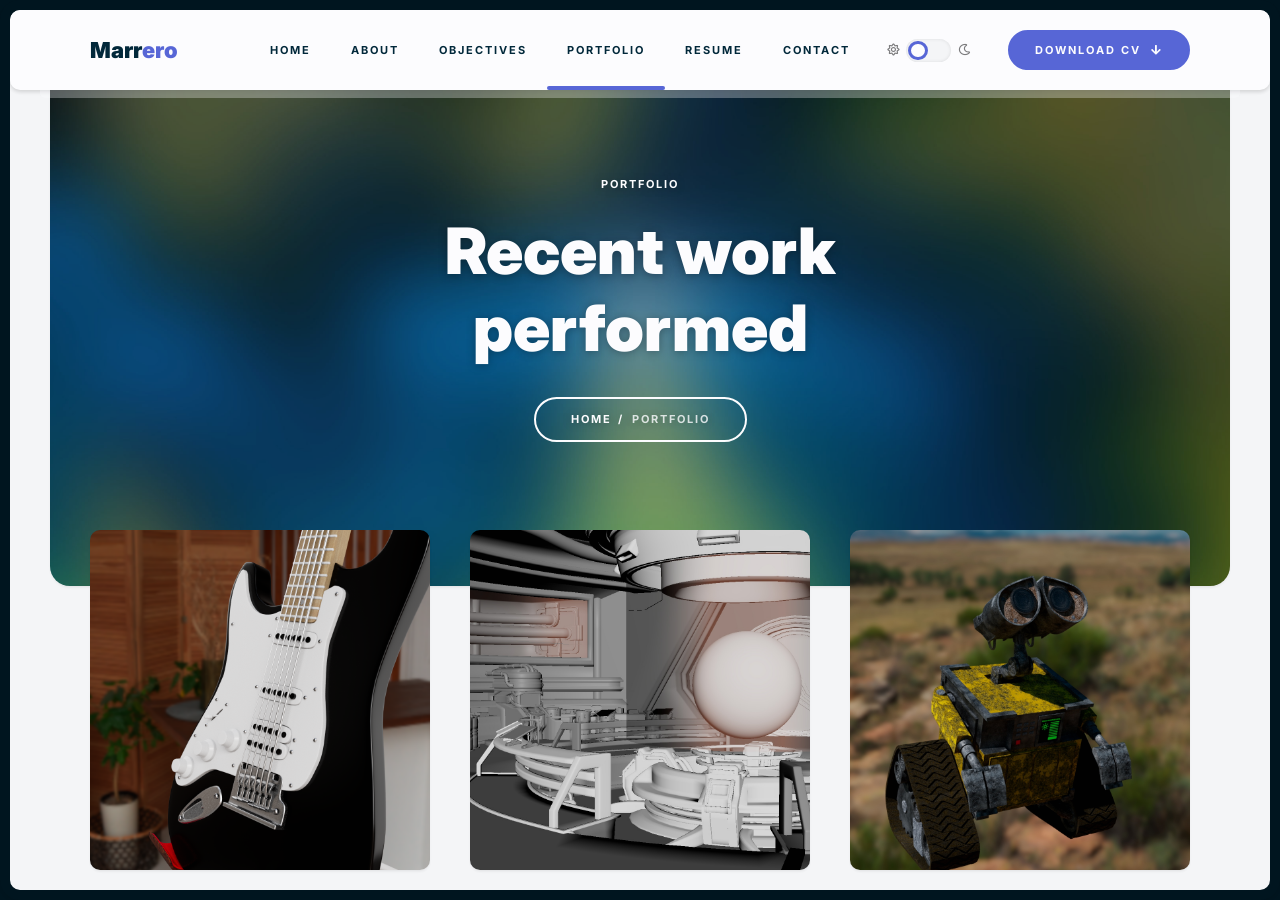
<file: recent.html>
<!DOCTYPE html>
<html lang="zxx">

<head>
  <meta charset="UTF-8">
  <meta name="viewport" content="width=device-width, initial-scale=1.0">
  <meta http-equiv="X-UA-Compatible" content="ie=edge">
  <!-- bootstrap css -->
  <link rel="stylesheet" href="css/plugins/bootstrap.min.css">
  <!-- locomotive scroll css -->
  <link rel="stylesheet" href="css/plugins/locomotive-scroll.css">
  <!-- swiper css -->
  <link rel="stylesheet" href="css/plugins/swiper.min.css">
  <!-- fancybox css -->
  <link rel="stylesheet" href="css/plugins/fancybox.min.css">
  <!-- font awesome css -->
  <link rel="stylesheet" href="css/plugins/font-awesome.min.css">
  <!-- trueman dark mode css <link rel="stylesheet" href="css/style-dark.css">-->
  <!-- trueman light mode css -->
  <link rel="stylesheet" href="css/style-light.css" id="trm-switch-style">
  <!-- Favicon -->
   <link rel="icon" type="image/x-icon" href="p/favicon.ico">
   <link rel="shortcut icon" type="image/x-icon" href="img/favicon.ico">
  <!-- page name -->
  <title>Alex Marrero | Game Art and Animation</title>
</head>

<body>

  <!-- app wrapper -->
  <div class="trm-app-frame">

    <!-- page preloader -->
    <div class="trm-preloader">
      <div class="trm-holder">
        <div class="preloader">
          <div></div>
          <div></div>
          <div></div>
          <div></div>
          <div></div>
          <div></div>
          <div></div>
          <div></div>
          <div></div>
          <div></div>
        </div>
      </div>
    </div>
    <!-- page preloader end -->

    <!-- change mode preloader -->
    <div class="trm-mode-swich-animation-frame">
      <div class="trm-mode-swich-animation">
        <i class="far fa-sun"></i>
        <div class="trm-horizon"></div>
        <i class="far fa-moon"></i>
      </div>
    </div>
    <!-- change mode preloader end -->

    <!-- scroll container -->
    <div id="trm-dynamic-content" class="trm-swup-animation">
      <div id="trm-scroll-container" class="trm-scroll-container" data-scroll-container style="opacity: 0">
        <div data-scroll-section id="content" class="trm-scroll-section">

          <!-- top bar -->
          <div class="trm-top-bar" data-scroll data-scroll-sticky data-scroll-target="#content" data-scroll-offset="-10">
            <div class="container">
              <div class="trm-left-side">
                <!-- logo -->
                <a href="index.html" class="trm-logo-frame trm-anima-link">
                  <div class="trm-logo-text">Marr<span>ero</span></div>
                  <!--<img src="img/logo.svg" alt="Trueman"><== image logo-->
                </a>
                <!-- logo end -->
              </div>
              <div class="trm-right-side">

                <!-- menu -->
                <div class="trm-menu">
                  <nav>
                    <ul>
                      <li>
                        <a href="index.html">Home</a>
                      </li>
                      <li>
                        <a href="index.html#about-triger">About</a>
                      </li>
                      </li>
                      <li id="objectives-link">
                        <a href="objectives.html">Objectives</a>
                      </li>
                      <li class="current-menu-item menu-item-has-children">
                        <a href="index.html#portfolio-triger">Portfolio</a>
                        <ul>
                            <li><a href="recent.html">Recent Work</a></li>
                            <li><a href="modeling.html">Modeling</a></li>
                            <li><a href="animation.html">Animation</a></li>
                            <li><a href="sip.html">SIP</a></li>
                            <li><a href="miscellaneous.html">Personal Projects</a></li>
                        </ul>
                      </li>
                      <li>
                        <a href="index.html#resume-triger">Resume</a>
                      </li>
                      <li>
                        <a href="index.html#contact-triger">Contact</a>
                      </li>
                    </ul>
                  </nav>
                </div>
                <!-- menu end -->

                <!-- mode switcher place -->
                <div class="trm-mode-switcher-place"></div>
                <!-- mode switcher place end -->

                <!-- action button -->
                <a href="files\S. Alex Marrero CV.pdf" download class="trm-btn trm-btn-sm">Download cv <i class="fas fa-arrow-down"></i></a>
                <!-- action button end -->
              </div>
              <div class="trm-menu-btn"><span></span></div>
            </div>
          </div>
          <!-- top bar end -->

          <div class="trm-content-start">

            <!-- banner -->
            <div class="trm-banner" data-scroll data-scroll-direction="vertical" data-scroll-speed="-1">

              <!-- banner cover -->
              <img src="img/banner.jpg" alt="banner" class="trm-banner-cover" data-scroll data-scroll-direction="vertical" data-scroll-speed="-4">
              <!-- banner cover end -->

              <!-- banner content -->
              <div class="trm-banner-content trm-overlay">

                <div class="container" data-scroll data-scroll-direction="vertical" data-scroll-speed="1">
                  <div class="row">
                    <div class="col-lg-12">

                      <!-- banner title -->
                      <div class="trm-banner-text trm-text-center">
                        <div class="trm-label trm-mb-20">Portfolio</div>
                        <h1 class="trm-mb-30">Recent work <br>performed</h1>
                        <ul class="trm-breadcrumbs trm-label">
                          <li><a href="index.html" class="trm-anima-link">Home</a></li>
                          <li><span>Portfolio</span></li>
                        </ul>
                      </div>
                      <!-- banner title end -->

                    </div>
                  </div>
                </div>

              </div>
              <!-- banner content end -->

            </div>
            <!-- banner end -->

            <div class="container">
              <div class="row">
                <div class="col-lg-12">

                  <!-- content -->
                  <div class="trm-content" id="trm-content">

                    <div data-scroll data-scroll-repeat data-scroll-offset="500" id="about-triger"></div>

                    <!-- portfolio -->
                    <div class="row">
                        <div class="col-lg-4">

                            <!-- portfolio item -->
                            <a data-fancybox="portfolio-gallery-001" href="img/portfolio/Guitar/1.png" data-caption="Guitar - Close up" class="trm-portfolio-item trm-scroll-animation" data-scroll data-scroll-offset="40"
                               data-fancybox="portfolio-gallery-001"
                               data-options='{"thumbs": false, "loop": false}'>
                                <div class="trm-cover-frame">
                                    <img class="trm-cover" src="img/portfolio/Guitar/4.png" alt="Musical Instrument Project">
                                </div>
                                <div class="trm-item-description">
                                    <h6>Musical Instrument Project</h6>
                                    <div class="trm-zoom-icon">
                                        <i class="fas fa-search-plus"></i>
                                    </div>
                                </div>
                            </a>

                            <!-- Hidden gallery images for this portfolio item -->
                            <div>
                                <a data-fancybox="portfolio-gallery-001" href="img/portfolio/Guitar/2.png" data-caption="Guitar - Angle"></a>
                                <a data-fancybox="portfolio-gallery-001" href="img/portfolio/Guitar/3.png" data-caption="Guitar - Back"></a>
                                <a data-fancybox="portfolio-gallery-001" href="img/portfolio/Guitar/4.png" data-caption="Guitar - Front"></a>
                                <a data-fancybox="portfolio-gallery-001" href="img/portfolio/Guitar/5.png" data-caption="Guitar - Extra"></a>
                                <a data-fancybox="portfolio-gallery-001" href="img/portfolio/Guitar/Guitar.mp4" data-caption="Guitar - Showcase"></a>
                            </div>
                            <!-- portfolio item end -->

                        </div>
                        <div class="col-lg-4">

                            <!-- portfolio item -->
                            <a data-fancybox="portfolio-gallery-002" href="img/portfolio/NoManSky Environment/1.jpg" data-caption="No Man's Sky - Centerpiece" class="trm-portfolio-item trm-scroll-animation" data-scroll data-scroll-offset="40"
                               data-fancybox="portfolio-gallery-002"
                               data-options='{"thumbs": false, "loop": false}'>
                                <div class="trm-cover-frame">
                                    <img class="trm-cover" src="img/portfolio/NoManSky Environment/1.jpg" alt="No Man's Sky">
                                </div>
                                <div class="trm-item-description">
                                    <h6>No Man's Sky Freight Interior</h6>
                                    <div class="trm-zoom-icon">
                                        <i class="fas fa-search-plus"></i>
                                    </div>
                                </div>
                            </a>

                            <!-- Hidden gallery images for this portfolio item -->
                            <div>
                                <a data-fancybox="portfolio-gallery-002" href="img/portfolio/NoManSky Environment/2.jpg" data-caption="No Man's Sky - Close Up"></a>
                                <a data-fancybox="portfolio-gallery-002" href="img/portfolio/NoManSky Environment/3.jpg" data-caption="No Man's Sky - Stations"></a>
                                <a data-fancybox="portfolio-gallery-002" href="img/portfolio/NoManSky Environment/4.jpg" data-caption="No Man's Sky - Hallway"></a>
                                <a data-fancybox="portfolio-gallery-002" href="img/portfolio/NoManSky Environment/5.jpg" data-caption="No Man's Sky - Walls"></a>
                                <a data-fancybox="portfolio-gallery-002" href="img/portfolio/NoManSky Environment/6.jpg" data-caption="No Man's Sky - Cieling"></a>
                                <a data-fancybox="portfolio-gallery-002" href="img/portfolio/NoManSky Environment/NoManSky.mp4" data-caption="No Man's Sky - Showcase"></a>
                                <a data-fancybox="portfolio-gallery-002" href="img/portfolio/NoManSky Environment/Showcase1.mp4" data-caption="No Man's Sky - Environment Walk Through"></a>
                                <a data-fancybox="portfolio-gallery-002" href="https://youtu.be/hY6psE6J_5A?si=9WwLK8mbqnQf81NG" data-caption="No Man's Sky - Final Result"></a>
                            </div>
                            <!-- portfolio item end -->

                        </div>
                        <div class="col-lg-4">

                            <!-- portfolio item -->
                            <a data-fancybox="portfolio-gallery-003" href="img/portfolio/Walle/Wall-E.jpg" data-caption="Walle - Front Render" class="trm-portfolio-item trm-scroll-animation" data-scroll data-scroll-offset="40"
                               data-fancybox="portfolio-gallery-003"
                               data-options='{"thumbs": false, "loop": false}'>
                                <div class="trm-cover-frame">
                                    <img class="trm-cover" src="img/portfolio/Walle/Wall-E.jpg" alt="Walle Model">
                                </div>
                                <div class="trm-item-description">
                                    <h6>Walle Model</h6>
                                    <div class="trm-zoom-icon">
                                        <i class="fas fa-search-plus"></i>
                                    </div>
                                </div>
                            </a>

                            <!-- Hidden gallery images for this portfolio item -->
                            <div>
                                <a data-fancybox="portfolio-gallery-003" href="img/portfolio/Walle/Wall-E 1.jpg" data-caption="Walle - Side Render"></a>
                                <a data-fancybox="portfolio-gallery-003" href="img/portfolio/Walle/Wall-E 2.jpg" data-caption="Walle - Back Render"></a>
                                <a data-fancybox="portfolio-gallery-003" href="img/portfolio/Walle/Wall-E 3.jpg" data-caption="Walle - Angle Render"></a>
                                <a data-fancybox="portfolio-gallery-003" href="https://youtu.be/x0uVGm1oi5Y" data-caption="Walle - Showcase"></a>
                                <a data-fancybox="portfolio-gallery-003" href="img/portfolio/Walle/WallE and Eve.jpg" data-caption="Walle & Eve - Over the Shoulder"></a>
                                <a data-fancybox="portfolio-gallery-003" href="img/portfolio/Walle/WallE and Eve 1.jpg" data-caption="Walle & Eve - Over the Shoulder"></a>
                                <a data-fancybox="portfolio-gallery-003" href="img/portfolio/Walle/WallE and Eve 2.jpg" data-caption="Walle & Eve - Full Shot"></a>
                            </div>
                            <!-- portfolio item end -->

                        </div>
                        <div class="col-lg-6">

                            <!-- portfolio item -->
                            <a data-fancybox="portfolio-gallery-004" href="img/portfolio/Lighting Practice/1.jpg" data-caption="Lighting - Arnold Lighting" class="trm-portfolio-item trm-scroll-animation" data-scroll data-scroll-offset="40"
                               data-fancybox="portfolio-gallery-004"
                               data-options='{"thumbs": false, "loop": false}'>
                                <div class="trm-cover-frame">
                                    <img class="trm-cover" src="img/portfolio/Lighting Practice/1.jpg" alt="Lighting Practice">
                                </div>
                                <div class="trm-item-description">
                                    <h6>Lighting Practice</h6>
                                    <div class="trm-zoom-icon">
                                        <i class="fas fa-search-plus"></i>
                                    </div>
                                </div>
                            </a>

                            <!-- Hidden gallery images for this portfolio item -->
                            <div>
                                <a data-fancybox="portfolio-gallery-004" href="img/portfolio/Lighting Practice/Mesh.jpg" data-caption="Lighting Practice - Mesh"></a>
                                <a data-fancybox="portfolio-gallery-004" href="img/portfolio/Lighting Practice/Photometric.jpg" data-caption="Lighting Practice - Photometric"></a>
                            </div>
                            <!-- portfolio item end -->

                        </div>
                        <div class="col-lg-6">

                            <!-- portfolio item -->
                            <a data-fancybox="portfolio-gallery-005" href="img/portfolio/Adam Character/6.png" data-caption="Adam - Finished Product" class="trm-portfolio-item trm-scroll-animation" data-scroll data-scroll-offset="40"
                               data-fancybox="portfolio-gallery-005"
                               data-options='{"thumbs": false, "loop": false}'>
                                <div class="trm-cover-frame">
                                    <img class="trm-cover" src="img/portfolio/Adam Character/6.png" alt="Adam Character">
                                </div>
                                <div class="trm-item-description">
                                    <h6>Adam Character</h6>
                                    <div class="trm-zoom-icon">
                                        <i class="fas fa-search-plus"></i>
                                    </div>
                                </div>
                            </a>

                            <!-- Hidden gallery images for this portfolio item -->
                            <div>
                                <a data-fancybox="portfolio-gallery-005" href="img/portfolio/Adam Character/2.png" data-caption="Adam - 1st Stage""></a>
                                <a data-fancybox="portfolio-gallery-005" href="img/portfolio/Adam Character/3.png" data-caption="Adam - 2nd Stage"></a>
                                <a data-fancybox="portfolio-gallery-005" href="img/portfolio/Adam Character/4.png" data-caption="Adam - Details"></a>
                                <a data-fancybox="portfolio-gallery-005" href="img/portfolio/Adam Character/5.png" data-caption="Adam - Refining"></a>
                                <a data-fancybox="portfolio-gallery-005" href="img/portfolio/Adam Character/6.png" data-caption="Adam - Clothing"></a>
                                <a data-fancybox="portfolio-gallery-005" href="img/portfolio/Adam Character/Time Lapse.mp4" data-caption="Adam - Timelapse"></a>
                                <a data-fancybox="portfolio-gallery-005" href="img/portfolio/Adam Character/ZBrush Movie - Converted.mp4" data-caption="Adam - Turn Table"></a>
                            </div>
                            <!-- portfolio item end -->

                        </div>
                    </div>
                    <!-- portfolio end -->

                    <div class="trm-divider trm-mb-40"></div>

                    <!-- footer -->
                    <footer class="trm-scroll-animation" data-scroll data-scroll-offset="50">
                      <div class="trm-label">© 2021 All Rights Reserved.</div>
                      <div class="trm-label">Designed by: <a href="https://themeforest.net/user/millerdigitaldesign/portfolio?ref=MillerDigitalDesign" target="_blank">Nazar Miller</a></div>
                    </footer>
                    <!-- footer end -->

                  </div>
                  <!-- content end -->

                  <!-- popup -->
                  <div id="trm-order" class="trm-order">
                    <div class="trm-popup-content">

                      <img src="img/popup.jpg" alt="photo">

                      <div class="trm-popup-form-frame">
                        <h5 class="trm-mb-40">Write me a message</h5>
                        <form>
                          <input type="text" placeholder="Name">
                          <input type="email" placeholder="Email">
                          <textarea rows="6" placeholder="Message"></textarea>
                          <button type="submit" class="trm-btn">Send <i class="fas fa-arrow-right"></i></button>
                        </form>
                        <div class="trm-text-sm trm-mt-20">* I promise the confidentiality of your personal information</div>
                      </div>

                    </div>
                  </div>
                  <!-- popup end -->

                </div>
              </div>
            </div>

          </div>

        </div>
      </div>
    </div>
    <!-- scroll container end -->

    <!-- mode switcher -->
    <div class="trm-hidden-switcher">
      <div class="trm-mode-switcher">
        <i class="far fa-sun"></i>
        <input class="tgl tgl-light" id="trm-swich" type="checkbox">
        <label class="trm-swich" for="trm-swich"></label>
        <i class="far fa-moon"></i>
      </div>
    </div>
    <!-- mode switcher end -->

  </div>
  <!-- app wrapper end -->

  <!-- jquery js -->
  <script src="js/plugins/jquery.min.js"></script>
  <!-- swup js -->
  <script src="js/plugins/swup.min.js"></script>
  <!-- locomotive scroll js -->
  <script src="js/plugins/locomotive-scroll.js"></script>
  <!-- typing js -->
  <script src="js/plugins/typing.js"></script>
  <!-- fancybox js -->
  <script src="js/plugins/fancybox.min.js"></script>
  <!-- swiper js -->
  <script src="js/plugins/swiper.min.js"></script>
  <!-- trueman js -->
  <script src="js/main.js"></script>

</body>

</html>
</file>
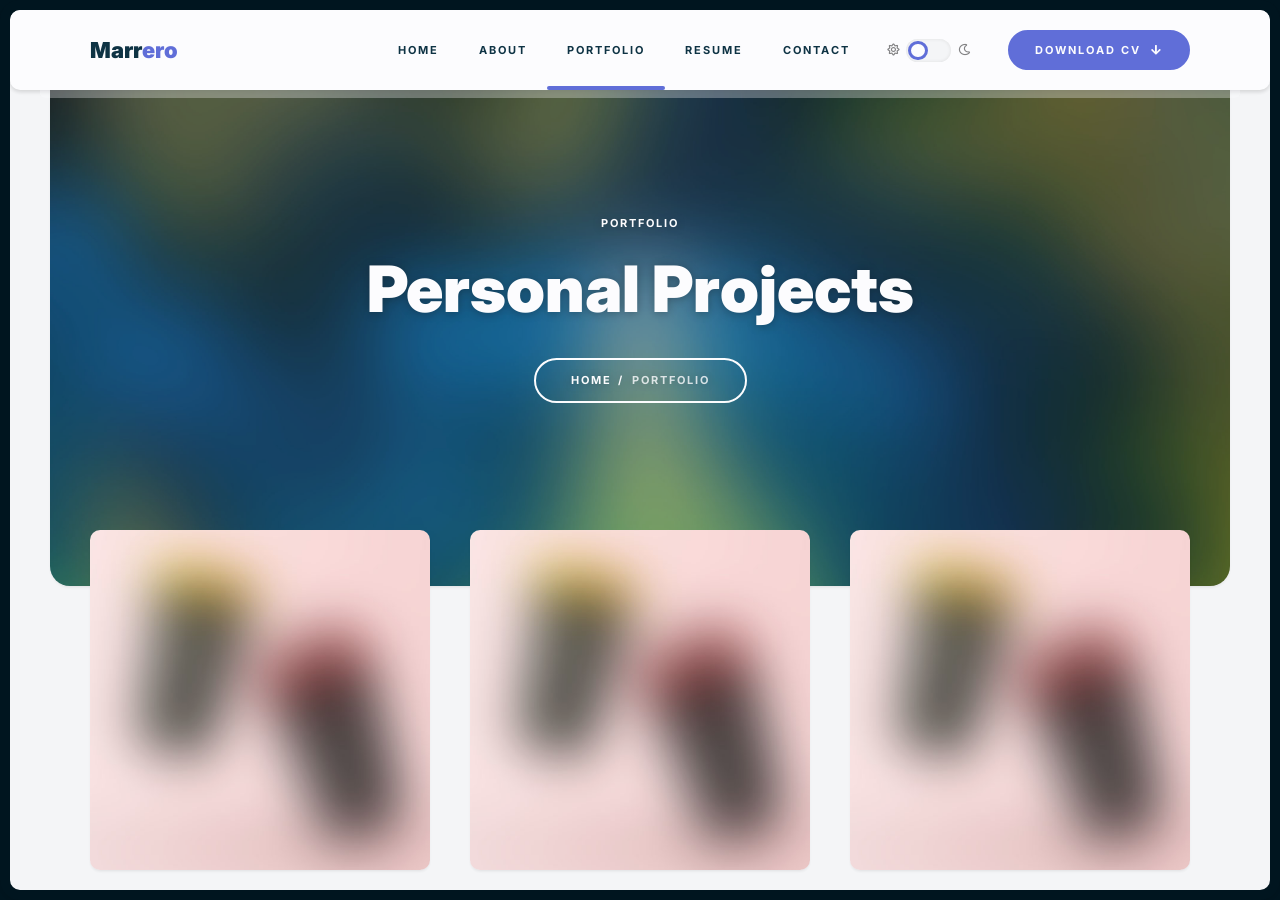
<file: Replace miscellaneous when this one is finished.html>
<!DOCTYPE html>
<html lang="zxx">

<head>
  <meta charset="UTF-8">
  <meta name="viewport" content="width=device-width, initial-scale=1.0">
  <meta http-equiv="X-UA-Compatible" content="ie=edge">
  <!-- bootstrap css -->
  <link rel="stylesheet" href="css/plugins/bootstrap.min.css">
  <!-- locomotive scroll css -->
  <link rel="stylesheet" href="css/plugins/locomotive-scroll.css">
  <!-- swiper css -->
  <link rel="stylesheet" href="css/plugins/swiper.min.css">
  <!-- fancybox css -->
  <link rel="stylesheet" href="css/plugins/fancybox.min.css">
  <!-- font awesome css -->
  <link rel="stylesheet" href="css/plugins/font-awesome.min.css">
  <!-- trueman dark mode css <link rel="stylesheet" href="css/style-dark.css">-->
  <!-- trueman light mode css -->
  <link rel="stylesheet" href="css/style-light.css" id="trm-switch-style">
  <!-- Favicon -->
   <link rel="icon" type="image/x-icon" href="p/favicon.ico">
   <link rel="shortcut icon" type="image/x-icon" href="img/favicon.ico">
  <!-- page name -->
  <title>Alex Marrero | Game Art and Animation</title>
</head>

<body>

  <!-- app wrapper -->
  <div class="trm-app-frame">

    <!-- page preloader -->
    <div class="trm-preloader">
      <div class="trm-holder">
        <div class="preloader">
          <div></div>
          <div></div>
          <div></div>
          <div></div>
          <div></div>
          <div></div>
          <div></div>
          <div></div>
          <div></div>
          <div></div>
        </div>
      </div>
    </div>
    <!-- page preloader end -->

    <!-- change mode preloader -->
    <div class="trm-mode-swich-animation-frame">
      <div class="trm-mode-swich-animation">
        <i class="far fa-sun"></i>
        <div class="trm-horizon"></div>
        <i class="far fa-moon"></i>
      </div>
    </div>
    <!-- change mode preloader end -->

    <!-- scroll container -->
    <div id="trm-dynamic-content" class="trm-swup-animation">
      <div id="trm-scroll-container" class="trm-scroll-container" data-scroll-container style="opacity: 0">
        <div data-scroll-section id="content" class="trm-scroll-section">

          <!-- top bar -->
          <div class="trm-top-bar" data-scroll data-scroll-sticky data-scroll-target="#content" data-scroll-offset="-10">
            <div class="container">
              <div class="trm-left-side">
                <!-- logo -->
                <a href="index.html" class="trm-logo-frame trm-anima-link">
                  <div class="trm-logo-text">Marr<span>ero</span></div>
                  <!--<img src="img/logo.svg" alt="Trueman"><== image logo-->
                </a>
                <!-- logo end -->
              </div>
              <div class="trm-right-side">

                <!-- menu -->
                <div class="trm-menu">
                  <nav>
                    <ul>
                      <li>
                        <a href="index.html">Home</a>
                      </li>
                      <li>
                        <a href="index.html#about-triger">About</a>
                      </li>
                      <li class="current-menu-item menu-item-has-children">
                        <a href="index.html#portfolio-triger">Portfolio</a>
                        <ul>
                            <li><a href="recent.html">Recent Work</a></li>
                            <li><a href="modeling.html">Modeling</a></li>
                            <li><a href="animation.html">Animation</a></li>
                            <li><a href="sip.html">SIP</a></li>
                            <li><a href="miscellaneous.html">Personal Projects</a></li>
                        </ul>
                      </li>
                      <li>
                        <a href="index.html#resume-triger">Resume</a>
                      </li>
                      <li>
                        <a href="index.html#contact-triger">Contact</a>
                      </li>
                    </ul>
                  </nav>
                </div>
                <!-- menu end -->

                <!-- mode switcher place -->
                <div class="trm-mode-switcher-place"></div>
                <!-- mode switcher place end -->

                <!-- action button -->
                <a href="files\S. Alex Marrero CV.pdf" download class="trm-btn trm-btn-sm">Download cv <i class="fas fa-arrow-down"></i></a>
                <!-- action button end -->
              </div>
              <div class="trm-menu-btn"><span></span></div>
            </div>
          </div>
          <!-- top bar end -->

          <div class="trm-content-start">

            <!-- banner -->
            <div class="trm-banner" data-scroll data-scroll-direction="vertical" data-scroll-speed="-1">

              <!-- banner cover -->
              <img src="img/banner.jpg" alt="banner" class="trm-banner-cover" data-scroll data-scroll-direction="vertical" data-scroll-speed="-4">
              <!-- banner cover end -->

              <!-- banner content -->
              <div class="trm-banner-content trm-overlay">

                <div class="container" data-scroll data-scroll-direction="vertical" data-scroll-speed="1">
                  <div class="row">
                    <div class="col-lg-12">

                      <!-- banner title -->
                      <div class="trm-banner-text trm-text-center">
                        <div class="trm-label trm-mb-20">Portfolio</div>
                        <h1 class="trm-mb-30">Personal Projects</h1>
                        <ul class="trm-breadcrumbs trm-label">
                          <li><a href="index.html" class="trm-anima-link">Home</a></li>
                          <li><span>Portfolio</span></li>
                        </ul>
                      </div>
                      <!-- banner title end -->

                    </div>
                  </div>
                </div>

              </div>
              <!-- banner content end -->

            </div>
            <!-- banner end -->

            <div class="container">
              <div class="row">
                <div class="col-lg-12">

                  <!-- content -->
                    <div class="trm-content" id="trm-content">

                        <div data-scroll data-scroll-repeat data-scroll-offset="500" id="about-triger"></div>

                        <!-- portfolio -->
                        <div class="row">
                            <div class="col-lg-4">

                                <!-- portfolio item -->
                                <a data-fancybox="portfolio-gallery-007" href="img/portfolio/1.jpg" data-caption="Example - Front View" class="trm-portfolio-item trm-scroll-animation" data-scroll data-scroll-offset="40"
                                   data-fancybox="portfolio-gallery-007"
                                   data-options='{"thumbs": false, "loop": false}'>
                                    <div class="trm-cover-frame">
                                        <img class="trm-cover" src="img/portfolio/1.jpg" alt="Insert Title Here">
                                    </div>
                                    <div class="trm-item-description">
                                        <h6>Insert Title Here</h6>
                                        <div class="trm-zoom-icon">
                                            <i class="fas fa-search-plus"></i>
                                        </div>
                                    </div>
                                </a>

                                <!-- Hidden gallery images for this portfolio item -->
                                <div>
                                    <a data-fancybox="portfolio-gallery-007" href="img/portfolio/2.jpg" data-caption="Project Name - Back View"></a>
                                    <a data-fancybox="portfolio-gallery-007" href="img/portfolio/3.jpg" data-caption="Project Name - Top View"></a>
                                    <a data-fancybox="portfolio-gallery-007" href="img/portfolio/4.jpg" data-caption="Project Name - Render"></a>
                                    <a data-fancybox="portfolio-gallery-007" href="img/portfolio/5.jpg" data-caption="Project Name - Wireframe"></a>
                                    <a data-fancybox="portfolio-gallery-007" href="img/portfolio/6.jpg" data-caption="Project Name - Timelapse"></a>
                                </div>
                                <!-- portfolio item end -->

                            </div>
                            <div class="col-lg-4">

                                <!-- portfolio item -->
                                <a data-fancybox="portfolio-gallery-007" href="img/portfolio/1.jpg" data-caption="Example - Front View" class="trm-portfolio-item trm-scroll-animation" data-scroll data-scroll-offset="40"
                                   data-fancybox="portfolio-gallery-007"
                                   data-options='{"thumbs": false, "loop": false}'>
                                    <div class="trm-cover-frame">
                                        <img class="trm-cover" src="img/portfolio/1.jpg" alt="Insert Title Here">
                                    </div>
                                    <div class="trm-item-description">
                                        <h6>Insert Title Here</h6>
                                        <div class="trm-zoom-icon">
                                            <i class="fas fa-search-plus"></i>
                                        </div>
                                    </div>
                                </a>

                                <!-- Hidden gallery images for this portfolio item -->
                                <div>
                                    <a data-fancybox="portfolio-gallery-007" href="img/portfolio/2.jpg" data-caption="Project Name - Back View"></a>
                                    <a data-fancybox="portfolio-gallery-007" href="img/portfolio/3.jpg" data-caption="Project Name - Top View"></a>
                                    <a data-fancybox="portfolio-gallery-007" href="img/portfolio/4.jpg" data-caption="Project Name - Render"></a>
                                    <a data-fancybox="portfolio-gallery-007" href="img/portfolio/5.jpg" data-caption="Project Name - Wireframe"></a>
                                    <a data-fancybox="portfolio-gallery-007" href="img/portfolio/6.jpg" data-caption="Project Name - Timelapse"></a>
                                </div>
                                <!-- portfolio item end -->

                            </div>
                            <div class="col-lg-4">

                                <!-- portfolio item -->
                                <a data-fancybox="portfolio-gallery-007" href="img/portfolio/1.jpg" data-caption="Example - Front View" class="trm-portfolio-item trm-scroll-animation" data-scroll data-scroll-offset="40"
                                   data-fancybox="portfolio-gallery-007"
                                   data-options='{"thumbs": false, "loop": false}'>
                                    <div class="trm-cover-frame">
                                        <img class="trm-cover" src="img/portfolio/1.jpg" alt="Insert Title Here">
                                    </div>
                                    <div class="trm-item-description">
                                        <h6>Insert Title Here</h6>
                                        <div class="trm-zoom-icon">
                                            <i class="fas fa-search-plus"></i>
                                        </div>
                                    </div>
                                </a>

                                <!-- Hidden gallery images for this portfolio item -->
                                <div>
                                    <a data-fancybox="portfolio-gallery-007" href="img/portfolio/2.jpg" data-caption="Project Name - Back View"></a>
                                    <a data-fancybox="portfolio-gallery-007" href="img/portfolio/3.jpg" data-caption="Project Name - Top View"></a>
                                    <a data-fancybox="portfolio-gallery-007" href="img/portfolio/4.jpg" data-caption="Project Name - Render"></a>
                                    <a data-fancybox="portfolio-gallery-007" href="img/portfolio/5.jpg" data-caption="Project Name - Wireframe"></a>
                                    <a data-fancybox="portfolio-gallery-007" href="img/portfolio/6.jpg" data-caption="Project Name - Timelapse"></a>
                                </div>
                                <!-- portfolio item end -->

                            </div>
                            <div class="col-lg-4">

                                <!-- portfolio item -->
                                <a data-fancybox="portfolio-gallery-007" href="img/portfolio/1.jpg" data-caption="Example - Front View" class="trm-portfolio-item trm-scroll-animation" data-scroll data-scroll-offset="40"
                                   data-fancybox="portfolio-gallery-007"
                                   data-options='{"thumbs": false, "loop": false}'>
                                    <div class="trm-cover-frame">
                                        <img class="trm-cover" src="img/portfolio/1.jpg" alt="Insert Title Here">
                                    </div>
                                    <div class="trm-item-description">
                                        <h6>Insert Title Here</h6>
                                        <div class="trm-zoom-icon">
                                            <i class="fas fa-search-plus"></i>
                                        </div>
                                    </div>
                                </a>

                                <!-- Hidden gallery images for this portfolio item -->
                                <div>
                                    <a data-fancybox="portfolio-gallery-007" href="img/portfolio/2.jpg" data-caption="Project Name - Back View"></a>
                                    <a data-fancybox="portfolio-gallery-007" href="img/portfolio/3.jpg" data-caption="Project Name - Top View"></a>
                                    <a data-fancybox="portfolio-gallery-007" href="img/portfolio/4.jpg" data-caption="Project Name - Render"></a>
                                    <a data-fancybox="portfolio-gallery-007" href="img/portfolio/5.jpg" data-caption="Project Name - Wireframe"></a>
                                    <a data-fancybox="portfolio-gallery-007" href="img/portfolio/6.jpg" data-caption="Project Name - Timelapse"></a>
                                </div>
                                <!-- portfolio item end -->

                            </div>
                            <div class="col-lg-4">

                                <!-- portfolio item -->
                                <a data-fancybox="portfolio-gallery-007" href="img/portfolio/1.jpg" data-caption="Example - Front View" class="trm-portfolio-item trm-scroll-animation" data-scroll data-scroll-offset="40"
                                   data-fancybox="portfolio-gallery-007"
                                   data-options='{"thumbs": false, "loop": false}'>
                                    <div class="trm-cover-frame">
                                        <img class="trm-cover" src="img/portfolio/1.jpg" alt="Insert Title Here">
                                    </div>
                                    <div class="trm-item-description">
                                        <h6>Insert Title Here</h6>
                                        <div class="trm-zoom-icon">
                                            <i class="fas fa-search-plus"></i>
                                        </div>
                                    </div>
                                </a>

                                <!-- Hidden gallery images for this portfolio item -->
                                <div>
                                    <a data-fancybox="portfolio-gallery-007" href="img/portfolio/2.jpg" data-caption="Project Name - Back View"></a>
                                    <a data-fancybox="portfolio-gallery-007" href="img/portfolio/3.jpg" data-caption="Project Name - Top View"></a>
                                    <a data-fancybox="portfolio-gallery-007" href="img/portfolio/4.jpg" data-caption="Project Name - Render"></a>
                                    <a data-fancybox="portfolio-gallery-007" href="img/portfolio/5.jpg" data-caption="Project Name - Wireframe"></a>
                                    <a data-fancybox="portfolio-gallery-007" href="img/portfolio/6.jpg" data-caption="Project Name - Timelapse"></a>
                                </div>
                                <!-- portfolio item end -->

                            </div>
                            <div class="col-lg-4">

                                <!-- portfolio item -->
                                <a data-fancybox="portfolio-gallery-007" href="img/portfolio/1.jpg" data-caption="Example - Front View" class="trm-portfolio-item trm-scroll-animation" data-scroll data-scroll-offset="40"
                                   data-fancybox="portfolio-gallery-007"
                                   data-options='{"thumbs": false, "loop": false}'>
                                    <div class="trm-cover-frame">
                                        <img class="trm-cover" src="img/portfolio/1.jpg" alt="Insert Title Here">
                                    </div>
                                    <div class="trm-item-description">
                                        <h6>Insert Title Here</h6>
                                        <div class="trm-zoom-icon">
                                            <i class="fas fa-search-plus"></i>
                                        </div>
                                    </div>
                                </a>

                                <!-- Hidden gallery images for this portfolio item -->
                                <div>
                                    <a data-fancybox="portfolio-gallery-007" href="img/portfolio/2.jpg" data-caption="Project Name - Back View"></a>
                                    <a data-fancybox="portfolio-gallery-007" href="img/portfolio/3.jpg" data-caption="Project Name - Top View"></a>
                                    <a data-fancybox="portfolio-gallery-007" href="img/portfolio/4.jpg" data-caption="Project Name - Render"></a>
                                    <a data-fancybox="portfolio-gallery-007" href="img/portfolio/5.jpg" data-caption="Project Name - Wireframe"></a>
                                    <a data-fancybox="portfolio-gallery-007" href="img/portfolio/6.jpg" data-caption="Project Name - Timelapse"></a>
                                </div>
                                <!-- portfolio item end -->

                            </div>
                            <div class="col-lg-4">

                                <!-- portfolio item -->
                                <a data-fancybox="portfolio-gallery-007" href="img/portfolio/1.jpg" data-caption="Example - Front View" class="trm-portfolio-item trm-scroll-animation" data-scroll data-scroll-offset="40"
                                   data-fancybox="portfolio-gallery-007"
                                   data-options='{"thumbs": false, "loop": false}'>
                                    <div class="trm-cover-frame">
                                        <img class="trm-cover" src="img/portfolio/1.jpg" alt="Insert Title Here">
                                    </div>
                                    <div class="trm-item-description">
                                        <h6>Insert Title Here</h6>
                                        <div class="trm-zoom-icon">
                                            <i class="fas fa-search-plus"></i>
                                        </div>
                                    </div>
                                </a>

                                <!-- Hidden gallery images for this portfolio item -->
                                <div>
                                    <a data-fancybox="portfolio-gallery-007" href="img/portfolio/2.jpg" data-caption="Project Name - Back View"></a>
                                    <a data-fancybox="portfolio-gallery-007" href="img/portfolio/3.jpg" data-caption="Project Name - Top View"></a>
                                    <a data-fancybox="portfolio-gallery-007" href="img/portfolio/4.jpg" data-caption="Project Name - Render"></a>
                                    <a data-fancybox="portfolio-gallery-007" href="img/portfolio/5.jpg" data-caption="Project Name - Wireframe"></a>
                                    <a data-fancybox="portfolio-gallery-007" href="img/portfolio/6.jpg" data-caption="Project Name - Timelapse"></a>
                                </div>
                                <!-- portfolio item end -->

                            </div>
                            <div class="col-lg-4">

                                <!-- portfolio item -->
                                <a data-fancybox="portfolio-gallery-008" href="img/portfolio/1.jpg" data-caption="Example - Front View" class="trm-portfolio-item trm-scroll-animation" data-scroll data-scroll-offset="40"
                                   data-fancybox="portfolio-gallery-008"
                                   data-options='{"thumbs": false, "loop": false}'>
                                    <div class="trm-cover-frame">
                                        <img class="trm-cover" src="img/portfolio/1.jpg" alt="Insert Title Here">
                                    </div>
                                    <div class="trm-item-description">
                                        <h6>Insert Title Here</h6>
                                        <div class="trm-zoom-icon">
                                            <i class="fas fa-search-plus"></i>
                                        </div>
                                    </div>
                                </a>

                                <!-- Hidden gallery images for this portfolio item -->
                                <div>
                                    <a data-fancybox="portfolio-gallery-008" href="img/portfolio/2.jpg" data-caption="Project Name - Back View"></a>
                                    <a data-fancybox="portfolio-gallery-008" href="img/portfolio/3.jpg" data-caption="Project Name - Top View"></a>
                                    <a data-fancybox="portfolio-gallery-008" href="img/portfolio/4.jpg" data-caption="Project Name - Render"></a>
                                    <a data-fancybox="portfolio-gallery-008" href="img/portfolio/5.jpg" data-caption="Project Name - Wireframe"></a>
                                    <a data-fancybox="portfolio-gallery-008" href="img/portfolio/6.jpg" data-caption="Project Name - Timelapse"></a>
                                </div>
                                <!-- portfolio item end -->

                            </div>
                            <div class="col-lg-4">

                                <!-- portfolio item -->
                                <a data-fancybox="portfolio-gallery-009" href="img/portfolio/1.jpg" data-caption="Example - Front View" class="trm-portfolio-item trm-scroll-animation" data-scroll data-scroll-offset="40"
                                   data-fancybox="portfolio-gallery-009"
                                   data-options='{"thumbs": false, "loop": false}'>
                                    <div class="trm-cover-frame">
                                        <img class="trm-cover" src="img/portfolio/1.jpg" alt="Insert Title Here">
                                    </div>
                                    <div class="trm-item-description">
                                        <h6>Insert Title Here</h6>
                                        <div class="trm-zoom-icon">
                                            <i class="fas fa-search-plus"></i>
                                        </div>
                                    </div>
                                </a>

                                <!-- Hidden gallery images for this portfolio item -->
                                <div>
                                    <a data-fancybox="portfolio-gallery-009" href="img/portfolio/2.jpg" data-caption="Project Name - Back View"></a>
                                    <a data-fancybox="portfolio-gallery-009" href="img/portfolio/3.jpg" data-caption="Project Name - Top View"></a>
                                    <a data-fancybox="portfolio-gallery-009" href="img/portfolio/4.jpg" data-caption="Project Name - Render"></a>
                                    <a data-fancybox="portfolio-gallery-009" href="img/portfolio/5.jpg" data-caption="Project Name - Wireframe"></a>
                                    <a data-fancybox="portfolio-gallery-009" href="img/portfolio/6.jpg" data-caption="Project Name - Timelapse"></a>
                                </div>
                                <!-- portfolio item end -->

                            </div>
                        </div>
                        <!-- portfolio end -->

                        <div class="trm-divider trm-mb-40"></div>

                        <!-- footer -->
                        <footer class="trm-scroll-animation" data-scroll data-scroll-offset="50">
                            <div class="trm-label">© 2021 All Rights Reserved.</div>
                            <div class="trm-label">Designed by: <a href="https://themeforest.net/user/millerdigitaldesign/portfolio?ref=MillerDigitalDesign" target="_blank">Nazar Miller</a></div>
                        </footer>
                        <!-- footer end -->

                    </div>
                  <!-- content end -->

                  <!-- popup -->
                  <div id="trm-order" class="trm-order">
                    <div class="trm-popup-content">

                      <img src="img/popup.jpg" alt="photo">

                      <div class="trm-popup-form-frame">
                        <h5 class="trm-mb-40">Write me a message</h5>
                        <form>
                          <input type="text" placeholder="Name">
                          <input type="email" placeholder="Email">
                          <textarea rows="6" placeholder="Message"></textarea>
                          <button type="submit" class="trm-btn">Send <i class="fas fa-arrow-right"></i></button>
                        </form>
                        <div class="trm-text-sm trm-mt-20">* I promise the confidentiality of your personal information</div>
                      </div>

                    </div>
                  </div>
                  <!-- popup end -->

                </div>
              </div>
            </div>

          </div>

        </div>
      </div>
    </div>
    <!-- scroll container end -->

    <!-- mode switcher -->
    <div class="trm-hidden-switcher">
      <div class="trm-mode-switcher">
        <i class="far fa-sun"></i>
        <input class="tgl tgl-light" id="trm-swich" type="checkbox">
        <label class="trm-swich" for="trm-swich"></label>
        <i class="far fa-moon"></i>
      </div>
    </div>
    <!-- mode switcher end -->

  </div>
  <!-- app wrapper end -->

  <!-- jquery js -->
  <script src="js/plugins/jquery.min.js"></script>
  <!-- swup js -->
  <script src="js/plugins/swup.min.js"></script>
  <!-- locomotive scroll js -->
  <script src="js/plugins/locomotive-scroll.js"></script>
  <!-- typing js -->
  <script src="js/plugins/typing.js"></script>
  <!-- fancybox js -->
  <script src="js/plugins/fancybox.min.js"></script>
  <!-- swiper js -->
  <script src="js/plugins/swiper.min.js"></script>
  <!-- trueman js -->
  <script src="js/main.js"></script>

</body>

</html>
</file>
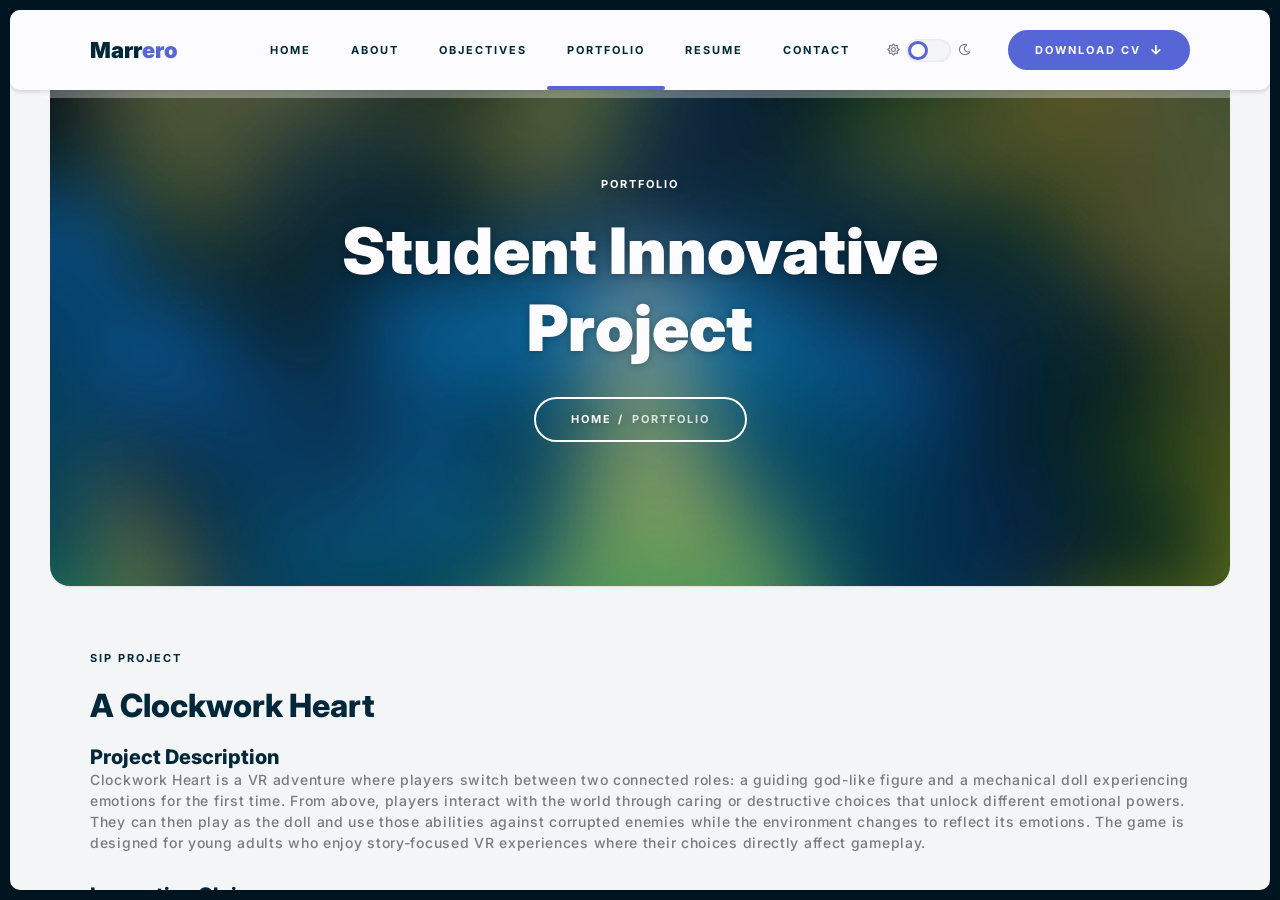
<file: sip.html>
<!DOCTYPE html>
<html lang="zxx">

<head>
  <meta charset="UTF-8">
  <meta name="viewport" content="width=device-width, initial-scale=1.0">
  <meta http-equiv="X-UA-Compatible" content="ie=edge">
  <!-- bootstrap css -->
  <link rel="stylesheet" href="css/plugins/bootstrap.min.css">
  <!-- locomotive scroll css -->
  <link rel="stylesheet" href="css/plugins/locomotive-scroll.css">
  <!-- swiper css -->
  <link rel="stylesheet" href="css/plugins/swiper.min.css">
  <!-- fancybox css -->
  <link rel="stylesheet" href="css/plugins/fancybox.min.css">
  <!-- font awesome css -->
  <link rel="stylesheet" href="css/plugins/font-awesome.min.css">
  <!-- trueman dark mode css <link rel="stylesheet" href="css/style-dark.css">-->
  <!-- trueman light mode css -->
  <link rel="stylesheet" href="css/style-light.css" id="trm-switch-style">
  <!-- Favicon -->
   <link rel="icon" type="image/x-icon" href="p/favicon.ico">
   <link rel="shortcut icon" type="image/x-icon" href="img/favicon.ico">
  <!-- page name -->
  <title>Alex Marrero | Game Art and Animation</title>
</head>

<body>

  <!-- app wrapper -->
  <div class="trm-app-frame">

    <!-- page preloader -->
    <div class="trm-preloader">
      <div class="trm-holder">
        <div class="preloader">
          <div></div>
          <div></div>
          <div></div>
          <div></div>
          <div></div>
          <div></div>
          <div></div>
          <div></div>
          <div></div>
          <div></div>
        </div>
      </div>
    </div>
    <!-- page preloader end -->

    <!-- change mode preloader -->
    <div class="trm-mode-swich-animation-frame">
      <div class="trm-mode-swich-animation">
        <i class="far fa-sun"></i>
        <div class="trm-horizon"></div>
        <i class="far fa-moon"></i>
      </div>
    </div>
    <!-- change mode preloader end -->

    <!-- scroll container -->
    <div id="trm-dynamic-content" class="trm-swup-animation">
      <div id="trm-scroll-container" class="trm-scroll-container" data-scroll-container style="opacity: 0">
        <div data-scroll-section id="content" class="trm-scroll-section">

          <!-- top bar -->
          <div class="trm-top-bar" data-scroll data-scroll-sticky data-scroll-target="#content" data-scroll-offset="-10">
            <div class="container">
              <div class="trm-left-side">
                <!-- logo -->
                <a href="index.html" class="trm-logo-frame trm-anima-link">
                  <div class="trm-logo-text">Marr<span>ero</span></div>
                  <!--<img src="img/logo.svg" alt="Trueman"><== image logo-->
                </a>
                <!-- logo end -->
              </div>
              <div class="trm-right-side">

                <!-- menu -->
                <div class="trm-menu">
                  <nav>
                    <ul>
                      <li>
                        <a href="index.html">Home</a>
                      </li>
                      <li>
                        <a href="index.html#about-triger">About</a>
                      </li>
                      </li>
                      <li id="objectives-link">
                        <a href="objectives.html">Objectives</a>
                      </li>
                      <li class="current-menu-item menu-item-has-children">
                        <a href="index.html#portfolio-triger">Portfolio</a>
                        <ul>
                            <li><a href="recent.html">Recent Work</a></li>
                            <li><a href="modeling.html">Modeling</a></li>
                            <li><a href="animation.html">Animation</a></li>
                            <li><a href="sip.html">SIP</a></li>
                            <li><a href="miscellaneous.html">Personal Projects</a></li>
                        </ul>
                      </li>
                      <li>
                        <a href="index.html#resume-triger">Resume</a>
                      </li>
                      <li>
                        <a href="index.html#contact-triger">Contact</a>
                      </li>
                    </ul>
                  </nav>
                </div>
                <!-- menu end -->

                <!-- mode switcher place -->
                <div class="trm-mode-switcher-place"></div>
                <!-- mode switcher place end -->

                <!-- action button -->
                <a href="files\S. Alex Marrero CV.pdf" download class="trm-btn trm-btn-sm">Download cv <i class="fas fa-arrow-down"></i></a>
                <!-- action button end -->
              </div>
              <div class="trm-menu-btn"><span></span></div>
            </div>
          </div>
          <!-- top bar end -->

          <div class="trm-content-start">

              <!-- banner -->
              <div class="trm-banner" data-scroll data-scroll-direction="vertical" data-scroll-speed="-1">

                  <!-- banner cover -->
                  <img src="img/banner.jpg" alt="banner" class="trm-banner-cover" data-scroll data-scroll-direction="vertical" data-scroll-speed="-4">
                  <!-- banner cover end -->
                  <!-- banner content -->
                  <div class="trm-banner-content trm-overlay">

                      <div class="container" data-scroll data-scroll-direction="vertical" data-scroll-speed="1">
                          <div class="row">
                              <div class="col-lg-12">

                                  <!-- banner title -->
                                  <div class="trm-banner-text trm-text-center">
                                      <div class="trm-label trm-mb-20">Portfolio</div>
                                      <h1 class="trm-mb-30">Student Innovative <br>Project</h1>
                                      <ul class="trm-breadcrumbs trm-label">
                                          <li><a href="index.html" class="trm-anima-link">Home</a></li>
                                          <li><span>Portfolio</span></li>
                                      </ul>
                                  </div>
                                  <!-- banner title end -->

                              </div>
                          </div>
                      </div>

                  </div>
                  <!-- banner content end -->

              </div>
              <!-- banner end -->
            
              <!-- objectives section with buffer -->
<div class="trm-objectives-wrapper" style="background: transparent; padding: 80px 0 60px 0;">
  <div class="container">
    <div class="row">
      <div class="col-lg-12">
        
        <!-- section header -->
        <div class="trm-scroll-animation trm-mb-50" data-scroll data-scroll-offset="40">
          <div class="trm-label trm-mb-20 trm-text-center">SIP Project</div>
          <h2 class="trm-mb-20 trm-text-center">A Clockwork Heart</h2>
          <div class="trm-divider-center trm-mb-50"></div>
        </div>
        <!-- section header end -->

        <!-- SIP project information grid -->
        <div class="row trm-scroll-animation" data-scroll data-scroll-offset="40">

          <!-- innovation claim -->
          <div class="col-lg-12 col-md-12 trm-mb-30">
            <div class="trm-objective-card trm-text-center">
              <h5>Project Description</h5>
              <p class="trm-mb-0">Clockwork Heart is a VR adventure where players switch between two connected roles: a guiding god-like figure and a mechanical doll experiencing emotions for the first time. From above, players interact with the world through caring or destructive choices that unlock different emotional powers. They can then play as the doll and use those abilities against corrupted enemies while the environment changes to reflect its emotions. The game is designed for young adults who enjoy story-focused VR experiences where their choices directly affect gameplay.</p>
            </div>
          </div>

          <!-- project description -->
          <div class="col-lg-12 col-md-12 trm-mb-30">
            <div class="trm-objective-card trm-text-center">
              <h5>Innovative Claim</h5>
              <p class="trm-mb-0">This project uses emotion as an active part of VR gameplay. The choices made from the god view affect the character’s emotions, which then change their combat abilities and how they experience the environment in real time. This creates a connection between both perspectives and makes emotion more than just part of the story or atmosphere.</p>
            </div>
          </div>

          <!-- prototype -->
          <div class="col-lg-12 col-md-12 trm-mb-30">
            <div class="trm-objective-card trm-text-center">
              <h5>Prototype</h5>
              <p class="trm-mb-0">The prototype started with basic environment builds that helped establish the game’s setting, mood, and visual direction. These early scenes provided a foundation for testing how the world could eventually change based on the doll’s emotions.</p>
            </div>
          </div>

        </div>
        <!-- SIP project information grid end -->

      </div>
    </div>
  </div>
</div>
<!-- objectives section end -->

<!-- spacer to ensure separation from portfolio -->
<div style="height: 40px;"></div>

              <div class="container">
                  <div class="row">
                      <div class="col-lg-12">

                          <!-- content -->
                          <div class="trm-content" id="trm-content">

                              <div data-scroll data-scroll-repeat data-scroll-offset="500" id="about-triger"></div>

                              <!-- portfolio -->
                              <div class="row">
                                  <div class="col-lg-4">

                                      <!-- portfolio item -->
                                      <a data-fancybox="portfolio-gallery-001" href="img/SipPrototype/HouseInside.png" data-caption="House Inside" class="trm-portfolio-item trm-scroll-animation" data-scroll data-scroll-offset="40"
                                         data-fancybox="portfolio-gallery-001"
                                         data-options='{"thumbs": false, "loop": false}'>
                                          <div class="trm-cover-frame">
                                              <img class="trm-cover" src="img/SipPrototype/HouseInside.png" alt="House Inside">
                                          </div>
                                          <div class="trm-item-description">
                                              <h6>House Inside</h6>
                                              <div class="trm-zoom-icon">
                                                  <i class="fas fa-search-plus"></i>
                                              </div>
                                          </div>
                                      </a>

                                      <!-- Hidden gallery images for this portfolio item -->
                                      <div>
                                          
                                      </div>
                                      <!-- portfolio item end -->

                                  </div>
                                  <div class="col-lg-4">

                                      <!-- portfolio item -->
                                      <a data-fancybox="portfolio-gallery-001" href="img/SipPrototype/HouseInsideBedroom.png" data-caption="House Inside Bedroom" class="trm-portfolio-item trm-scroll-animation" data-scroll data-scroll-offset="40"
                                         data-fancybox="portfolio-gallery-001"
                                         data-options='{"thumbs": false, "loop": false}'>
                                          <div class="trm-cover-frame">
                                              <img class="trm-cover" src="img/SipPrototype/HouseInsideBedroom.png" alt="House Inside Bedroom">
                                          </div>
                                          <div class="trm-item-description">
                                              <h6>House Inside Bedroom</h6>
                                              <div class="trm-zoom-icon">
                                                  <i class="fas fa-search-plus"></i>
                                              </div>
                                          </div>
                                      </a>

                                      <!-- Hidden gallery images for this portfolio item -->
                                      <div>
                                          
                                      </div>
                                      <!-- portfolio item end -->

                                  </div>
                                  <div class="col-lg-4">

                                      <!-- portfolio item -->
                                      <a data-fancybox="portfolio-gallery-001" href="img/SipPrototype/HouseOutside.png" data-caption="House Outside" class="trm-portfolio-item trm-scroll-animation" data-scroll data-scroll-offset="40"
                                         data-fancybox="portfolio-gallery-001"
                                         data-options='{"thumbs": false, "loop": false}'>
                                          <div class="trm-cover-frame">
                                              <img class="trm-cover" src="img/SipPrototype/HouseOutside.png" alt="House Outside">
                                          </div>
                                          <div class="trm-item-description">
                                              <h6>House Outside</h6>
                                              <div class="trm-zoom-icon">
                                                  <i class="fas fa-search-plus"></i>
                                              </div>
                                          </div>
                                      </a>

                                      <!-- Hidden gallery images for this portfolio item -->
                                      <div>
                                          
                                      </div>
                                      <!-- portfolio item end -->

                                  </div>
                                  <div class="col-lg-6">

                                      <!-- portfolio item -->
                                      <a data-fancybox="portfolio-gallery-001" href="img/SipPrototype/Library.png" data-caption="Library" class="trm-portfolio-item trm-scroll-animation" data-scroll data-scroll-offset="40"
                                         data-fancybox="portfolio-gallery-001"
                                         data-options='{"thumbs": false, "loop": false}'>
                                          <div class="trm-cover-frame">
                                              <img class="trm-cover" src="img/SipPrototype/Library.png" alt="Library">
                                          </div>
                                          <div class="trm-item-description">
                                              <h6>Library</h6>
                                              <div class="trm-zoom-icon">
                                                  <i class="fas fa-search-plus"></i>
                                              </div>
                                          </div>
                                      </a>

                                      <!-- Hidden gallery images for this portfolio item -->
                                      <div>
                                         
                                      </div>
                                      <!-- portfolio item end -->

                                  </div>
                                  <div class="col-lg-6">

                                      <!-- portfolio item -->
                                      <a data-fancybox="portfolio-gallery-001" href="img/SipPrototype/OverviewLibrary.png" data-caption="Library Overview" class="trm-portfolio-item trm-scroll-animation" data-scroll data-scroll-offset="40"
                                         data-fancybox="portfolio-gallery-001"
                                         data-options='{"thumbs": false, "loop": false}'>
                                          <div class="trm-cover-frame">
                                              <img class="trm-cover" src="img/SipPrototype/OverviewLibrary.png" alt="Library Overview">
                                          </div>
                                          <div class="trm-item-description">
                                              <h6>Library Overview</h6>
                                              <div class="trm-zoom-icon">
                                                  <i class="fas fa-search-plus"></i>
                                              </div>
                                          </div>
                                      </a>

                                      <!-- Hidden gallery images for this portfolio item -->
                                      <div>
                                          
                                      </div>
                                      <!-- portfolio item end -->

                                  </div>
                              </div>
                              <!-- portfolio end -->

                              <div class="trm-divider trm-mb-40"></div>

                              <!-- footer -->
                              <footer class="trm-scroll-animation" data-scroll data-scroll-offset="50">
                                  <div class="trm-label">© 2021 All Rights Reserved.</div>
                                  <div class="trm-label">Designed by: <a href="https://themeforest.net/user/millerdigitaldesign/portfolio?ref=MillerDigitalDesign" target="_blank">Nazar Miller</a></div>
                              </footer>
                              <!-- footer end -->

                          </div>
                          <!-- content end -->
                          <!-- popup -->
                          <div id="trm-order" class="trm-order">
                              <div class="trm-popup-content">

                                  <img src="img/popup.jpg" alt="photo">

                                  <div class="trm-popup-form-frame">
                                      <h5 class="trm-mb-40">Write me a message</h5>
                                      <form>
                                          <input type="text" placeholder="Name">
                                          <input type="email" placeholder="Email">
                                          <textarea rows="6" placeholder="Message"></textarea>
                                          <button type="submit" class="trm-btn">Send <i class="fas fa-arrow-right"></i></button>
                                      </form>
                                      <div class="trm-text-sm trm-mt-20">* I promise the confidentiality of your personal information</div>
                                  </div>

                              </div>
                          </div>
                          <!-- popup end -->

                      </div>
                  </div>
              </div>

          </div>

        </div>
      </div>
    </div>
    <!-- scroll container end -->

    <!-- mode switcher -->
    <div class="trm-hidden-switcher">
      <div class="trm-mode-switcher">
        <i class="far fa-sun"></i>
        <input class="tgl tgl-light" id="trm-swich" type="checkbox">
        <label class="trm-swich" for="trm-swich"></label>
        <i class="far fa-moon"></i>
      </div>
    </div>
    <!-- mode switcher end -->

  </div>
  <!-- app wrapper end -->

  <!-- jquery js -->
  <script src="js/plugins/jquery.min.js"></script>
  <!-- swup js -->
  <script src="js/plugins/swup.min.js"></script>
  <!-- locomotive scroll js -->
  <script src="js/plugins/locomotive-scroll.js"></script>
  <!-- typing js -->
  <script src="js/plugins/typing.js"></script>
  <!-- fancybox js -->
  <script src="js/plugins/fancybox.min.js"></script>
  <!-- swiper js -->
  <script src="js/plugins/swiper.min.js"></script>
  <!-- trueman js -->
  <script src="js/main.js"></script>

</body>

</html>
</file>
<file: css/plugins/locomotive-scroll.css>
/*! locomotive-scroll v4.1.1 | MIT License | https://github.com/locomotivemtl/locomotive-scroll */
html.has-scroll-smooth {
  overflow: hidden;
}

html.has-scroll-dragging {
  -webkit-user-select: none;
  -moz-user-select: none;
  -ms-user-select: none;
  user-select: none;
}

.has-scroll-smooth body {
  overflow: hidden;
}

.has-scroll-smooth [data-scroll-container] {
  min-height: 100vh;
}

[data-scroll-direction="horizontal"] [data-scroll-container] {
  height: 100vh;
  display: inline-block;
  white-space: nowrap;
}

[data-scroll-direction="horizontal"] [data-scroll-section] {
  display: inline-block;
  vertical-align: top;
  white-space: nowrap;
  height: 100%;
}

.c-scrollbar {
  position: absolute;
  right: 0;
  top: 0;
  width: 11px;
  height: 100%;
  transform-origin: center right;
  transition: transform 0.3s, opacity 0.3s;
  opacity: 0;
}

.c-scrollbar:hover {
  transform: scaleX(1);
}

.c-scrollbar:hover, .has-scroll-scrolling .c-scrollbar, .has-scroll-dragging .c-scrollbar {
  opacity: 1;
}

[data-scroll-direction="horizontal"] .c-scrollbar {
  width: 100%;
  height: 10px;
  top: auto;
  bottom: 0;
  transform: scaleY(1);
}

[data-scroll-direction="horizontal"] .c-scrollbar:hover {
  transform: scaleY(1);
}

.c-scrollbar_thumb {
  position: absolute;
  top: 0;
  right: 0;
  background-color: black;
  opacity: 0.5;
  width: 7px;
  border-radius: 10px;
  margin: 2px;
  cursor: -webkit-grab;
  cursor: grab;
}

.has-scroll-dragging .c-scrollbar_thumb {
  cursor: -webkit-grabbing;
  cursor: grabbing;
}

[data-scroll-direction="horizontal"] .c-scrollbar_thumb {
  right: auto;
  bottom: 0;
}
</file>
<file: css/style-dark.css>
@charset "UTF-8";
/* -------------------------------------------

Name: 		Trueman
Version:  1.0
Author:		Nazar Miller (millerDigitalDesign)
Portfolio:  https://themeforest.net/user/millerdigitaldesign/portfolio?ref=MillerDigitalDesign

p.s. I am available for Freelance hire (UI design, web development). mail: miller.themes@gmail.com

------------------------------------------- */
/*--------------------------------------------

1. common
      - fonts
      - typography
      - button
      - form
      - scroll animation
      - page transition
      - spaces
2. frame
      - preloader
      - app marcup
      - top bar
      - menu
      - mobile menu button
      - mode switcher
3. content
      - banner
      - main card
      - counters
      - video
      - icon box
      - skills
      - portfolio
      - price
      - testimonials
      - timeline
      - contact form
      - blog
      - pagination
      - subscribe
      - footer
      - popup
4. custom
      - fancybox
      - locomotive scroll

--------------------------------------------*/
@import url("https://fonts.googleapis.com/css2?family=Inter:wght@100;200;300;400;500;600;700;800;900&display=swap");
.trm-black-icon {
  display: none; }

.trm-white-icon {
  opacity: .4; }

.trm-logo-text {
  color: #fcfcfe; }

/***************************

preloader

***************************/
.trm-preloader {
  width: 100%;
  height: 100vh;
  position: fixed;
  top: 0;
  left: 0;
  display: flex;
  justify-content: center;
  align-items: center;
  opacity: 0;
  transition: 0.6s ease-in-out; }

.preloader {
  /* size */
  width: 45px;
  height: 45px;
  position: absolute;
  left: 50%;
  top: 50%;
  transform: translateX(-50%) translateY(-50%);
  animation: rotatePreloader 1.5s infinite ease-in; }

@keyframes rotatePreloader {
  0% {
    transform: translateX(-50%) translateY(-50%) rotateZ(0deg); }
  100% {
    transform: translateX(-50%) translateY(-50%) rotateZ(-360deg); } }
.preloader div {
  position: absolute;
  width: 100%;
  height: 100%;
  opacity: 0; }

.preloader div:before {
  content: "";
  position: absolute;
  left: 50%;
  top: 0;
  width: 12%;
  height: 12%;
  background-color: #dedee0;
  transform: translateX(-50%);
  border-radius: 50%; }

.preloader div:nth-child(1) {
  transform: rotateZ(0deg);
  animation: rotateCircle1 1.5s infinite linear;
  z-index: 9; }

@keyframes rotateCircle1 {
  0% {
    opacity: 0; }
  0% {
    opacity: 1;
    transform: rotateZ(36deg); }
  7% {
    transform: rotateZ(0deg); }
  57% {
    transform: rotateZ(0deg); }
  100% {
    transform: rotateZ(-324deg);
    opacity: 1; } }
.preloader div:nth-child(2) {
  transform: rotateZ(36deg);
  animation: rotateCircle2 1.5s infinite linear;
  z-index: 8; }

@keyframes rotateCircle2 {
  5% {
    opacity: 0; }
  5.0001% {
    opacity: 1;
    transform: rotateZ(0deg); }
  12% {
    transform: rotateZ(-36deg); }
  62% {
    transform: rotateZ(-36deg); }
  100% {
    transform: rotateZ(-324deg);
    opacity: 1; } }
.preloader div:nth-child(3) {
  transform: rotateZ(72deg);
  animation: rotateCircle3 1.5s infinite linear;
  z-index: 7; }

@keyframes rotateCircle3 {
  10% {
    opacity: 0; }
  10.0002% {
    opacity: 1;
    transform: rotateZ(-36deg); }
  17% {
    transform: rotateZ(-72deg); }
  67% {
    transform: rotateZ(-72deg); }
  100% {
    transform: rotateZ(-324deg);
    opacity: 1; } }
.preloader div:nth-child(4) {
  transform: rotateZ(108deg);
  animation: rotateCircle4 1.5s infinite linear;
  z-index: 6; }

@keyframes rotateCircle4 {
  15% {
    opacity: 0; }
  15.0003% {
    opacity: 1;
    transform: rotateZ(-72deg); }
  22% {
    transform: rotateZ(-108deg); }
  72% {
    transform: rotateZ(-108deg); }
  100% {
    transform: rotateZ(-324deg);
    opacity: 1; } }
.preloader div:nth-child(5) {
  transform: rotateZ(144deg);
  animation: rotateCircle5 1.5s infinite linear;
  z-index: 5; }

@keyframes rotateCircle5 {
  20% {
    opacity: 0; }
  20.0004% {
    opacity: 1;
    transform: rotateZ(-108deg); }
  27% {
    transform: rotateZ(-144deg); }
  77% {
    transform: rotateZ(-144deg); }
  100% {
    transform: rotateZ(-324deg);
    opacity: 1; } }
.preloader div:nth-child(6) {
  transform: rotateZ(180deg);
  animation: rotateCircle6 1.5s infinite linear;
  z-index: 4; }

@keyframes rotateCircle6 {
  25% {
    opacity: 0; }
  25.0005% {
    opacity: 1;
    transform: rotateZ(-144deg); }
  32% {
    transform: rotateZ(-180deg); }
  82% {
    transform: rotateZ(-180deg); }
  100% {
    transform: rotateZ(-324deg);
    opacity: 1; } }
.preloader div:nth-child(7) {
  transform: rotateZ(216deg);
  animation: rotateCircle7 1.5s infinite linear;
  z-index: 3; }

@keyframes rotateCircle7 {
  30% {
    opacity: 0; }
  30.0006% {
    opacity: 1;
    transform: rotateZ(-180deg); }
  37% {
    transform: rotateZ(-216deg); }
  87% {
    transform: rotateZ(-216deg); }
  100% {
    transform: rotateZ(-324deg);
    opacity: 1; } }
.preloader div:nth-child(8) {
  transform: rotateZ(252deg);
  animation: rotateCircle8 1.5s infinite linear;
  z-index: 2; }

@keyframes rotateCircle8 {
  35% {
    opacity: 0; }
  35.0007% {
    opacity: 1;
    transform: rotateZ(-216deg); }
  42% {
    transform: rotateZ(-252deg); }
  92% {
    transform: rotateZ(-252deg); }
  100% {
    transform: rotateZ(-324deg);
    opacity: 1; } }
.preloader div:nth-child(9) {
  transform: rotateZ(288deg);
  animation: rotateCircle9 1.5s infinite linear;
  z-index: 1; }

@keyframes rotateCircle9 {
  40% {
    opacity: 0; }
  40.0008% {
    opacity: 1;
    transform: rotateZ(-252deg); }
  47% {
    transform: rotateZ(-288deg); }
  97% {
    transform: rotateZ(-288deg); }
  100% {
    transform: rotateZ(-324deg);
    opacity: 1; } }
.preloader div:nth-child(10) {
  transform: rotateZ(324deg);
  animation: rotateCircle10 1.5s infinite linear;
  z-index: 0; }

@keyframes rotateCircle10 {
  45% {
    opacity: 0; }
  45.0009% {
    opacity: 1;
    transform: rotateZ(-288deg); }
  52% {
    transform: rotateZ(-324deg); }
  102% {
    transform: rotateZ(-324deg); }
  100% {
    transform: rotateZ(-324deg);
    opacity: 1; } }
/***************************

app marcup

***************************/
body {
  background-color: #00151F;
  overflow: hidden; }

.trm-app-frame {
  border: solid 10px #00151F;
  position: relative;
  overflow: hidden;
  border-radius: 20px;
  width: 100vw;
  height: 100vh;
  background-color: #02162B;
  box-shadow: 0 2px 4px -2px rgba(0, 0, 0, 0.6);
  transition: 0.4s ease-in-out; }
  .trm-app-frame .trm-hidden-switcher {
    display: none; }
  .trm-app-frame .trm-content-start {
    margin: 0 40px; }
    .trm-app-frame .trm-content-start:before {
      content: '';
      position: absolute;
      left: 30px;
      top: -8px;
      height: 8px;
      width: calc(100% - 60px);
      background-color: #00283A;
      border-radius: 5px 5px 0 0;
      opacity: 0.3; }
  .trm-app-frame .trm-content {
    margin-top: -40px;
    padding: 0 0 60px;
    z-index: 0;
    position: relative;
    z-index: 1; }
  .trm-app-frame .container {
    position: relative; }

@media (max-width: 992px) {
  body {
    background-color: #02162B;
    overflow: auto; }

  .trm-app-frame {
    border: none;
    overflow: scroll;
    border-radius: 0;
    width: 100%;
    height: 100%; }
    .trm-app-frame .trm-content-start {
      margin: 0;
      z-index: 999; }
    .trm-app-frame .trm-content {
      margin-top: 0;
      padding: 0 0 40px; } }
/***************************

top bar

***************************/
.trm-top-bar {
  position: fixed;
  left: 0;
  right: 0;
  border-radius: 10px;
  box-shadow: 0 2px 4px 0 rgba(0, 0, 0, 0.6);
  z-index: 9;
  background-color: #00283A;
  width: 100%;
  height: 80px; }
  .trm-top-bar:after {
    content: '';
    position: absolute;
    left: 30px;
    height: 8px;
    width: calc(100% - 60px);
    background-color: #00283A;
    border-radius: 0 0 5px 5px;
    opacity: 0.3; }
  .trm-top-bar .container {
    display: flex;
    justify-content: space-between;
    align-items: center; }
    .trm-top-bar .container .trm-left-side {
      height: 100%;
      display: flex;
      align-items: center;
      width: 30%; }
      .trm-top-bar .container .trm-left-side .trm-logo-frame {
        display: flex;
        align-items: center;
        height: 80px; }
        .trm-top-bar .container .trm-left-side .trm-logo-frame .trm-logo-text {
          position: relative;
          font-weight: 900;
          font-size: 22px;
          color: #dedee0;
          letter-spacing: 0; }
          .trm-top-bar .container .trm-left-side .trm-logo-frame .trm-logo-text span {
            color: #5766d6; }
        .trm-top-bar .container .trm-left-side .trm-logo-frame img {
          width: 100px !important; }
    .trm-top-bar .container .trm-right-side {
      height: 100%;
      display: flex;
      align-items: center;
      width: 70%;
      justify-content: flex-end; }

@media (max-width: 1200px) {
  .trm-top-bar {
    border-radius: 0; }
    .trm-top-bar .container .trm-right-side {
      border-radius: 0 0 10px 10px;
      padding: 0 0 40px;
      display: flex;
      flex-direction: column;
      background-color: #00283A;
      position: absolute;
      z-index: -1;
      top: 80px;
      left: 0;
      height: auto;
      width: 100%;
      opacity: 0;
      pointer-events: none;
      box-shadow: 0 2px 4px 0 rgba(0, 0, 0, 0.6);
      transform: translateY(20px);
      transition: 0.4s ease-in-out; }
      .trm-top-bar .container .trm-right-side.trm-active {
        opacity: 1;
        pointer-events: all;
        transform: translateY(0); } }
/***************************

menu

***************************/
.trm-menu {
  margin-right: 10px; }
  .trm-menu nav ul {
    display: flex;
    margin: 0;
    padding: 0; }
    .trm-menu nav ul li {
      height: 80px;
      position: relative;
      list-style-type: none;
      display: flex;
      justify-content: center;
      align-items: center; }
      .trm-menu nav ul li:after {
        content: '';
        position: absolute;
        bottom: 0;
        border-radius: 10px;
        height: 4px;
        width: 0;
        background-color: #5766d6;
        transition: 0.4s ease-in-out; }
      .trm-menu nav ul li.current-item:after, .trm-menu nav ul li.current-menu-item:after {
        width: 100%; }
      .trm-menu nav ul li a {
        white-space: nowrap;
        height: 100%;
        width: 100%;
        padding: 0 20px;
        line-height: 80px;
        color: #dedee0;
        text-transform: uppercase;
        font-size: 11px;
        letter-spacing: 2px;
        font-weight: 700;
        transition: 0.4s ease-in-out; }
        .trm-menu nav ul li a:hover {
          color: #5766d6; }
      .trm-menu nav ul li ul {
        padding: 10px;
        pointer-events: none;
        background-color: #00283A;
        opacity: 0;
        transform: translateY(20px);
        height: auto;
        top: 80px;
        left: -10px;
        border-radius: 0 0 10px 10px;
        box-shadow: 0 2px 4px -2px rgba(0, 0, 0, 0.6);
        min-width: 130px;
        position: absolute;
        z-index: 9;
        display: flex;
        flex-direction: column;
        transition: 0.4s ease-in-out; }
        .trm-menu nav ul li ul li {
          height: 50px;
          margin: 0;
          justify-content: flex-start; }
          .trm-menu nav ul li ul li:after, .trm-menu nav ul li ul li:before {
            display: none; }
          .trm-menu nav ul li ul li a {
            line-height: 50px; }
      .trm-menu nav ul li:hover ul {
        pointer-events: all;
        opacity: 1;
        transform: translateY(0); }

@media (max-width: 1200px) {
  .trm-menu {
    text-align: center;
    margin: 0;
    width: 100%; }
    .trm-menu nav {
      width: 100%; }
      .trm-menu nav ul {
        margin: 20px 0;
        flex-direction: column; }
        .trm-menu nav ul li {
          width: 100%;
          height: auto;
          display: block; }
          .trm-menu nav ul li:after {
            display: none; }
          .trm-menu nav ul li a {
            height: 50px;
            line-height: 50px; }
          .trm-menu nav ul li.menu-item-has-children a {
            pointer-events: none; }
          .trm-menu nav ul li.menu-item-has-children ul li a {
            pointer-events: all; }
          .trm-menu nav ul li.current-menu-item a {
            color: #5766d6; }
          .trm-menu nav ul li.current-menu-item ul li a {
            color: #dedee0; }
          .trm-menu nav ul li ul {
            border-radius: 0;
            margin: 0;
            background-color: #02162B;
            top: 0;
            left: 0;
            width: 100%;
            padding: 0;
            position: relative;
            overflow: hidden;
            opacity: 1;
            transform: none;
            margin: 0;
            pointer-events: all;
            max-height: 0;
            box-shadow: inset 0 0 4px -1px rgba(0, 0, 0, 0.6); }
          .trm-menu nav ul li:hover ul {
            max-height: 300px; } }
/***************************

mobile menu button

***************************/
.trm-menu-btn {
  transform: scale(1.3);
  margin-top: 2px;
  padding: 8px 7px;
  width: 30px;
  height: 30px;
  cursor: pointer;
  display: none;
  justify-content: center;
  text-align: center; }
  .trm-menu-btn span, .trm-menu-btn span:after, .trm-menu-btn span:before {
    content: "";
    display: block;
    width: 15px;
    height: 0.15em;
    border-radius: 1px;
    background: #dedee0;
    backface-visibility: hidden;
    transition: 0.4s ease-in-out; }
  .trm-menu-btn span {
    position: relative;
    margin: 5px 0 0; }
    .trm-menu-btn span:after, .trm-menu-btn span:before {
      position: absolute; }
    .trm-menu-btn span:before {
      top: -5px; }
    .trm-menu-btn span:after {
      top: 5px; }
  .trm-menu-btn.trm-active span {
    transform: rotate(45deg); }
    .trm-menu-btn.trm-active span:before {
      transform: translate(0px, 5px) rotate(-90deg); }
    .trm-menu-btn.trm-active span:after {
      transform: translate(0px, -5px) rotate(-90deg); }

@media (max-width: 1200px) {
  .trm-menu-btn {
    display: flex; } }
/***************************

mode switcher

***************************/
.trm-mode-switcher-place .trm-mode-switcher {
  margin-right: 30px;
  display: flex;
  justify-content: center;
  align-items: center; }
  .trm-mode-switcher-place .trm-mode-switcher i {
    margin: 0 7px;
    font-size: 12px; }
  .trm-mode-switcher-place .trm-mode-switcher .tgl {
    display: none; }
    .trm-mode-switcher-place .trm-mode-switcher .tgl, .trm-mode-switcher-place .trm-mode-switcher .tgl *, .trm-mode-switcher-place .trm-mode-switcher .tgl *:after, .trm-mode-switcher-place .trm-mode-switcher .tgl *:before, .trm-mode-switcher-place .trm-mode-switcher .tgl + .trm-swich, .trm-mode-switcher-place .trm-mode-switcher .tgl:after, .trm-mode-switcher-place .trm-mode-switcher .tgl:before {
      box-sizing: border-box; }
      .trm-mode-switcher-place .trm-mode-switcher .tgl::selection, .trm-mode-switcher-place .trm-mode-switcher .tgl *::selection, .trm-mode-switcher-place .trm-mode-switcher .tgl *:after::selection, .trm-mode-switcher-place .trm-mode-switcher .tgl *:before::selection, .trm-mode-switcher-place .trm-mode-switcher .tgl + .trm-swich::selection, .trm-mode-switcher-place .trm-mode-switcher .tgl:after::selection, .trm-mode-switcher-place .trm-mode-switcher .tgl:before::selection {
        background: none; }
    .trm-mode-switcher-place .trm-mode-switcher .tgl + .trm-swich {
      outline: 0;
      display: block;
      width: 45px;
      height: 23px;
      position: relative;
      cursor: pointer;
      user-select: none; }
      .trm-mode-switcher-place .trm-mode-switcher .tgl + .trm-swich:after, .trm-mode-switcher-place .trm-mode-switcher .tgl + .trm-swich:before {
        position: relative;
        display: block;
        content: "";
        width: 50%;
        height: 100%; }
      .trm-mode-switcher-place .trm-mode-switcher .tgl + .trm-swich:after {
        left: 0; }
      .trm-mode-switcher-place .trm-mode-switcher .tgl + .trm-swich:before {
        display: none; }
    .trm-mode-switcher-place .trm-mode-switcher .tgl:checked + .trm-swich:after {
      left: 50%; }
  .trm-mode-switcher-place .trm-mode-switcher .tgl-light + .trm-swich {
    margin-bottom: 0;
    box-shadow: inset 0 0 4px -1px rgba(0, 0, 0, 0.6);
    background: #02162B;
    border-radius: 2em;
    padding: 2px;
    transition: 0.4s ease-in-out; }
    .trm-mode-switcher-place .trm-mode-switcher .tgl-light + .trm-swich:after {
      width: 47%;
      border: solid 3px #5766d6;
      border-radius: 50%;
      background: #00283A;
      transition: all 0.2s ease; }

.trm-mode-swich-animation-frame {
  position: fixed;
  width: 100%;
  height: 100%;
  display: flex;
  justify-content: center;
  align-items: center;
  opacity: 0;
  pointer-events: none;
  transition: 0.4s ease-in-out; }
  .trm-mode-swich-animation-frame.trm-active {
    opacity: 1; }
  .trm-mode-swich-animation-frame .trm-mode-swich-animation {
    margin-bottom: 40px;
    width: 80px;
    height: 55px;
    position: relative;
    overflow: hidden;
    text-align: center; }
    .trm-mode-swich-animation-frame .trm-mode-swich-animation:before {
      content: '';
      height: 1px;
      width: 120%;
      border-bottom: dotted 5px #dedee0;
      position: absolute;
      z-index: 9;
      bottom: 0;
      left: -10%; }
    .trm-mode-swich-animation-frame .trm-mode-swich-animation .fa-sun {
      position: absolute;
      z-index: 0;
      top: 0;
      font-size: 32px;
      margin-left: -15px;
      opacity: 1;
      color: #dedee0;
      transition: 0.6s ease-in-out; }
    .trm-mode-swich-animation-frame .trm-mode-swich-animation .fa-moon {
      position: absolute;
      z-index: 0;
      top: 0;
      font-size: 32px;
      margin-left: -15px;
      color: #dedee0;
      opacity: 0;
      transform: translateY(70px) rotate(0);
      transition: 0.6s ease-in-out; }
    .trm-mode-swich-animation-frame .trm-mode-swich-animation.trm-active .fa-sun {
      transform: translateY(70px) rotate(360deg);
      opacity: 0; }
    .trm-mode-swich-animation-frame .trm-mode-swich-animation.trm-active .fa-moon {
      transform: translateY(0) rotate(360deg);
      opacity: 1; }

@media (max-width: 1200px) {
  .trm-mode-switcher {
    margin: 0 0 40px 0 !important; } }
/***************************

font

***************************/
/***************************

typography

***************************/
.portfolio {
  transition: .4s ease-in-out; }

body {
  font-size: 14px;
  font-weight: 500;
  color: rgba(204, 205, 207, 0.7);
  font-family: 'Inter', sans-serif;
  letter-spacing: 0.05em;
  -webkit-font-smoothing: antialiased; }

a,
a:hover {
  color: inherit;
  text-decoration: none; }

a:focus {
  outline: inherit; }

button {
  cursor: pointer; }

.h1,
.h2,
.h3,
.h4,
.h5,
.h6,
h1,
h2,
h3,
h4,
h5,
h6 {
  letter-spacing: 0;
  font-weight: 800;
  color: #dedee0;
  margin-bottom: 0; }

.h1,
h1 {
  font-weight: 900;
  font-size: 64px; }

p {
  margin: 0; }

@media (max-width: 992px) {
  .h1,
  h1 {
    font-size: 48px; } }
.trm-text-sm {
  font-size: 12px; }

.trm-text-lg {
  font-size: 16px; }

.trm-contrast {
  color: #dedee0 !important;
  opacity: 1 !important; }

.trm-accent-color {
  color: #5766d6; }

.trm-label {
  text-transform: uppercase;
  font-size: 11px;
  font-weight: 700;
  letter-spacing: 2px;
  color: #dedee0;
  transition: 0.4s ease-in-out; }
  .trm-label.trm-label-light {
    color: rgba(204, 205, 207, 0.7); }
  .trm-label.trm-label-color {
    color: #5766d6; }

a.trm-label i {
  margin-top: -1px;
  margin-left: 10px; }
a.trm-label .fa-arrow-right {
  margin-top: -1px;
  margin-left: 5px;
  transition: 0.4s ease-in-out; }
a.trm-label:focus, a.trm-label:hover {
  outline: inherit;
  color: #5766d6; }
  a.trm-label:focus .fa-arrow-right, a.trm-label:hover .fa-arrow-right {
    transform: translateX(5px);
    color: inherit; }

.trm-title-with-divider {
  display: flex;
  align-items: center;
  white-space: nowrap; }
  .trm-title-with-divider span {
    position: relative;
    margin-left: 20px;
    margin-right: 35px;
    display: inline-block;
    height: 1px;
    border-bottom: dotted 2px rgba(225, 225, 235, 0.15);
    width: 100%; }
    .trm-title-with-divider span:after {
      content: attr(data-number);
      border-radius: 50%;
      position: absolute;
      font-size: 11px;
      font-weight: 600;
      text-align: center;
      color: rgba(204, 205, 207, 0.7);
      opacity: 0.8;
      width: 15px;
      height: 15px;
      top: -6px;
      right: -35px; }

.trm-list {
  padding: 0; }
  .trm-list li {
    position: relative;
    list-style-type: none;
    padding-left: 25px;
    margin-bottom: 15px;
    color: #dedee0; }
    .trm-list li:before {
      content: '';
      position: absolute;
      top: 6px;
      left: 0;
      height: 10px;
      width: 10px;
      border: solid 3px #5766d6;
      border-radius: 50%; }

blockquote {
  box-shadow: 0 2px 4px -2px rgba(0, 0, 0, 0.6);
  padding: 0;
  margin: 0;
  display: block;
  position: relative;
  background-color: #00283A;
  color: #dedee0;
  padding: 40px;
  border-radius: 10px;
  font-style: italic;
  font-size: 16px;
  font-weight: 500; }
  blockquote:before {
    margin: 0;
    color: #5766d6;
    width: 50px;
    line-height: 55px;
    content: '"';
    position: absolute;
    top: 10px;
    left: 10px;
    font-size: 54px; }
  blockquote:after {
    margin: 0;
    width: 50px;
    color: #5766d6;
    line-height: 55px;
    content: '"';
    position: absolute;
    bottom: -20px;
    right: 2px;
    font-size: 54px; }
  blockquote.trm-color-quote {
    background-color: #02162B;
    box-shadow: inset 0 0 4px -1px rgba(0, 0, 0, 0.6); }
    blockquote.trm-color-quote:before {
      color: #5766d6; }
    blockquote.trm-color-quote:after {
      color: #5766d6; }

.trm-just-img {
  width: 100%;
  border-radius: 5px; }

.trm-card {
  padding: 40px;
  background-color: #00283A;
  position: relative;
  border-radius: 10px;
  margin-bottom: 40px;
  box-shadow: 0 2px 4px -2px rgba(0, 0, 0, 0.6); }
  .trm-card .trm-icon {
    font-size: 22px;
    color: #dedee0;
    margin-bottom: 20px; }

/***************************

button

***************************/
.trm-btn {
  white-space: nowrap;
  background-color: #5766d6;
  height: 45px;
  border: solid 2px #5766d6;
  color: #fcfcfe;
  text-transform: uppercase;
  font-size: 11px;
  font-weight: 700;
  letter-spacing: 2px;
  border-radius: 30px;
  display: inline-flex;
  padding: 0 35px;
  justify-content: center;
  align-items: center;
  transition: 0.4s ease-in-out; }
  .trm-btn i {
    margin-top: -1px;
    margin-left: 10px; }
    .trm-btn i.fa-paper-plane {
      margin-left: 0; }
  .trm-btn .fa-arrow-right {
    margin-top: -1px;
    margin-left: 10px;
    transition: 0.4s ease-in-out; }
  .trm-btn .fa-arrow-left {
    margin-top: -1px;
    margin-right: 10px;
    transition: 0.4s ease-in-out; }
  .trm-btn.trm-btn-sm {
    height: 40px;
    padding: 0 25px; }
  .trm-btn:hover {
    transform: scale(1.03);
    color: #fcfcfe;
    background-color: #6f7cdc;
    border: solid 2px #6f7cdc; }
    .trm-btn:hover .fa-arrow-right {
      transform: translateX(5px); }
    .trm-btn:hover .fa-arrow-left {
      transform: translateX(-5px); }
  .trm-btn.trm-btn-border {
    border: solid 2px #fcfcfe;
    background-color: transparent; }
    .trm-btn.trm-btn-border:hover {
      border: solid 2px #fcfcfe;
      background-color: transparent; }
  .trm-btn.trm-btn-circle {
    padding: 0;
    width: 45px;
    border-radius: 50%; }
    .trm-btn.trm-btn-circle.trm-btn-sm {
      width: 40px; }
    .trm-btn.trm-btn-circle i {
      font-size: 13px;
      margin: 0; }
  .trm-btn:focus {
    outline: inherit; }

/***************************

form

***************************/
form {
  position: relative;
  width: 100%; }
  form input {
    color: #dedee0;
    width: 100%;
    box-sizing: border-box;
    display: block;
    width: 100%;
    height: 45px;
    border-radius: 10px;
    margin-bottom: 20px;
    border: none;
    box-shadow: inset 0 0 4px -1px rgba(0, 0, 0, 0.6);
    background-color: #02162B;
    padding: 0 20px; }
    form input:focus {
      outline: inherit; }
  form textarea {
    color: #dedee0;
    width: 100%;
    box-sizing: border-box;
    display: block;
    width: 100%;
    border-radius: 10px;
    margin-bottom: 40px;
    border: none;
    box-shadow: inset 0 0 4px -1px rgba(0, 0, 0, 0.6);
    background-color: #02162B;
    padding: 15px 20px; }
    form textarea:focus {
      outline: inherit; }

/***************************

scroll animation

***************************/
.trm-scroll-animation {
  transform: translateY(30px) scale(1.02);
  opacity: 0;
  transition: 0.6s ease-in-out; }
  .trm-scroll-animation.trm-active-el {
    opacity: 1;
    transform: translateY(0) scale(1); }

/***************************

page transition

***************************/
.trm-swup-animation {
  transition: 0.6s ease-in-out;
  transition-delay: 0.6s; }

html.is-animating .trm-preloader {
  opacity: 1;
  transition-delay: 0s; }
html.is-animating .trm-swup-animation {
  opacity: 0;
  transition-delay: 0s; }

/***************************

spaces

***************************/
.trm-mb-15 {
  margin-bottom: 15px; }

.trm-mb-20 {
  margin-bottom: 20px; }

.trm-mb-30 {
  margin-bottom: 30px; }

.trm-mb-40 {
  margin-bottom: 40px; }

.trm-mt-20 {
  margin-top: 20px; }

.trm-mt-40 {
  margin-top: 40px; }

.trm-divider {
  height: 1px;
  border-bottom: dotted 2px rgba(225, 225, 235, 0.15);
  width: 100%; }

/***************************

banner

***************************/
.trm-banner {
  width: 100%;
  height: 560px;
  position: relative;
  z-index: 1;
  overflow: hidden;
  border-radius: 0 0 20px 20px;
  box-shadow: 0 2px 4px -2px rgba(0, 0, 0, 0.6); }
  .trm-banner .trm-slideshow {
    position: absolute;
    top: 0;
    left: 0;
    height: 100%;
    width: 100%; }
  .trm-banner .trm-banner-cover {
    z-index: -1;
    position: absolute;
    width: 100%;
    height: 100%;
    object-fit: cover;
    object-position: top; }
  .trm-banner .trm-publication-cover {
    z-index: -1;
    position: absolute;
    width: 100%;
    height: 100%;
    object-fit: cover;
    object-position: center; }
  .trm-banner .trm-banner-content {
    padding-top: 80px;
    z-index: 999;
    position: absolute;
    bottom: 0;
    width: 100%;
    height: 100%;
    display: flex;
    align-items: center; }
    .trm-banner .trm-banner-content.trm-overlay {
      background-color: rgba(10, 15, 20, 0.2); }
    .trm-banner .trm-banner-content .trm-banner-text * {
      color: #fcfcfe;
      text-shadow: 0 1px 10px rgba(0, 0, 0, 0.3); }
    .trm-banner .trm-banner-content .trm-banner-text .trm-breadcrumbs {
      margin: 0;
      padding: 0;
      display: inline-flex;
      border: solid 2px #fcfcfe;
      background-color: transparent;
      padding: 0 35px;
      height: 45px;
      align-items: center;
      border-radius: 30px; }
      .trm-banner .trm-banner-content .trm-banner-text .trm-breadcrumbs li {
        padding-right: 20px;
        list-style-type: none;
        position: relative; }
        .trm-banner .trm-banner-content .trm-banner-text .trm-breadcrumbs li:after {
          content: '/';
          position: absolute;
          top: 0;
          right: 8px; }
        .trm-banner .trm-banner-content .trm-banner-text .trm-breadcrumbs li:last-child {
          padding-right: 0; }
          .trm-banner .trm-banner-content .trm-banner-text .trm-breadcrumbs li:last-child:after {
            display: none; }
        .trm-banner .trm-banner-content .trm-banner-text .trm-breadcrumbs li a {
          transition: 0.4s ease-in-out; }
          .trm-banner .trm-banner-content .trm-banner-text .trm-breadcrumbs li a:hover {
            color: #5766d6; }
        .trm-banner .trm-banner-content .trm-banner-text .trm-breadcrumbs li span {
          opacity: 0.8;
          cursor: not-allowed; }
    .trm-banner .trm-banner-content .trm-banner-text.trm-text-center {
      text-align: center;
      margin-top: -50px; }
    .trm-banner .trm-banner-content .trm-scroll-hint-frame {
      position: absolute;
      right: 20px;
      bottom: 0;
      height: 250px;
      display: flex;
      flex-direction: column;
      justify-content: center;
      align-items: flex-start; }
      .trm-banner .trm-banner-content .trm-scroll-hint-frame .trm-label {
        display: block;
        white-space: nowrap;
        position: absolute;
        bottom: 40px;
        left: -40px;
        color: #fcfcfe;
        transform: rotate(90deg); }
      .trm-banner .trm-banner-content .trm-scroll-hint-frame .trm-scroll-hint {
        margin-bottom: 20px;
        position: relative;
        height: 38px;
        width: 24px;
        border: solid 2px #fcfcfe;
        border-radius: 15px; }
        .trm-banner .trm-banner-content .trm-scroll-hint-frame .trm-scroll-hint:after {
          content: '';
          height: 4px;
          width: 4px;
          border-radius: 50%;
          background-color: #fcfcfe;
          position: absolute;
          top: 8px;
          left: calc(50% - 2px);
          animation: mouse 1s infinite; }

@keyframes mouse {
  0% {
    opacity: 1;
    transform: translateY(0); }
  100% {
    opacity: 0;
    transform: translateY(8px); } }
@media (max-width: 992px) {
  .trm-banner {
    height: 550px; }
    .trm-banner .trm-banner-cover {
      top: 0;
      height: 100%; }
    .trm-banner .trm-banner-content .trm-banner-text {
      transform: translateY(-20px);
      text-align: center; }
      .trm-banner .trm-banner-content .trm-banner-text.trm-text-center {
        text-align: center;
        margin-top: 0; }
    .trm-banner .trm-banner-content .trm-scroll-hint-frame {
      display: none; } }
/***************************

main card

***************************/
.trm-main-card-frame {
  position: relative;
  z-index: 2;
  transform: translateY(-410px); }
  .trm-main-card-frame .trm-main-card {
    display: flex;
    flex-direction: column;
    justify-content: flex-start;
    padding: 40px;
    width: 100%;
    height: calc(100vh - 100px);
    border-radius: 10px;
    box-shadow: 0 2px 4px -2px rgba(0, 0, 0, 0.6);
    background-color: #00283A; }
    .trm-main-card-frame .trm-main-card.trm-active-el {
      border-radius: 0; }
    .trm-main-card-frame .trm-main-card:before {
      content: '';
      position: absolute;
      left: 30px;
      top: -8px;
      height: 8px;
      width: calc(100% - 60px);
      background-color: #00283A;
      border-radius: 5px 5px 0 0;
      opacity: 0.3; }
    .trm-main-card-frame .trm-main-card .trm-social {
      display: flex;
      justify-content: center; }
      .trm-main-card-frame .trm-main-card .trm-social a {
        color: #dedee0;
        margin: 0 10px;
        transition: 0.4s ease-in-out; }
        .trm-main-card-frame .trm-main-card .trm-social a:hover {
          color: #5766d6; }
    .trm-main-card-frame .trm-main-card .trm-table {
      padding: 0;
      margin: 0; }
      .trm-main-card-frame .trm-main-card .trm-table li {
        display: flex;
        justify-content: space-between;
        margin-bottom: 10px; }
        .trm-main-card-frame .trm-main-card .trm-table li:last-child {
          margin-bottom: 0; }

@keyframes blink {
  0%,
  100% {
    opacity: 0; }
  50% {
    opacity: 1; } }
@media (max-width: 992px) {
  .trm-main-card-frame {
    transform: translateY(-40px); }
    .trm-main-card-frame .trm-main-card {
      border-radius: 10px !important;
      height: auto; } }
.trm-mc-header {
  text-align: center; }
  .trm-mc-header .trm-avatar-frame {
    position: relative;
    display: inline-block; }
    .trm-mc-header .trm-avatar-frame .trm-avatar {
      border: solid 3px #00283A;
      box-shadow: 0 2px 4px -2px rgba(0, 0, 0, 0.6);
      width: 110px;
      height: 110px;
      border-radius: 50%;
      object-fit: cover;
      object-position: top; }
    .trm-mc-header .trm-avatar-frame .trm-dot {
      border: solid 3px #00283A;
      position: absolute;
      box-shadow: 0 2px 4px -2px rgba(0, 0, 0, 0.6);
      z-index: 9;
      bottom: 5px;
      right: 5px;
      content: '';
      height: 24px;
      width: 24px;
      border-radius: 50%;
      background-color: #5766d6;
      transition: 0.4s ease-in-out;
      transition-delay: 0.2s; }
      .trm-mc-header .trm-avatar-frame .trm-dot:after {
        border: solid 3px #00283A;
        opacity: 0;
        position: absolute;
        z-index: 9;
        bottom: -3px;
        right: -3px;
        color: #fcfcfe;
        border-radius: 15px;
        text-transform: uppercase;
        letter-spacing: 1px;
        font-weight: 600;
        font-size: 8px;
        content: 'Available';
        height: 24px;
        padding-top: 3px;
        width: 130px;
        white-space: nowrap;
        background-color: #5766d6;
        transition: 0.4s ease-in-out; }
      .trm-mc-header .trm-avatar-frame .trm-dot:hover {
        width: 130px;
        border-radius: 15px;
        right: -10px;
        transition-delay: 0s; }
        .trm-mc-header .trm-avatar-frame .trm-dot:hover:after {
          transition-delay: 0.2s;
          opacity: 1; }
  .trm-mc-header .trm-name {
    font-size: 18px; }
    .trm-mc-header .trm-name.trm-name-lg {
      font-size: 32px; }
  .trm-mc-header .trm-typed-text::after {
    content: "|";
    font-weight: 200;
    animation: blink ease 1s infinite; }

/***************************

counters

***************************/
.trm-counter-up {
  text-align: center;
  border-radius: 10px;
  padding: 40px;
  box-shadow: 0 2px 4px -2px rgba(0, 0, 0, 0.6);
  background-color: #00283A;
  margin-bottom: 40px; }
  .trm-counter-up:before {
    content: '';
    position: absolute;
    left: 30px;
    top: -8px;
    height: 8px;
    width: calc(100% - 60px);
    background-color: #00283A;
    border-radius: 5px 5px 0 0;
    opacity: 0.3; }
  .trm-counter-up .trm-counter-number {
    font-size: 24px;
    font-weight: 900;
    color: #dedee0;
    line-height: 20px; }
    .trm-counter-up .trm-counter-number .trm-counter-symbol {
      color: #5766d6;
      font-size: 16px;
      margin-left: 3px; }

/***************************

video

***************************/
.trm-video {
  box-shadow: 0 2px 4px -2px rgba(0, 0, 0, 0.6);
  border-radius: 10px;
  position: relative;
  overflow: hidden;
  padding-bottom: 55%; }
  .trm-video img {
    border-radius: 10px;
    position: absolute;
    z-index: -1;
    top: 0;
    left: 0;
    object-fit: cover;
    object-position: top;
    width: 100%;
    height: 100%; }
  .trm-video .trm-video-content {
    position: absolute;
    top: 0;
    left: 0;
    width: 100%;
    height: 100%; }
    .trm-video .trm-video-content.trm-overlay {
      background-color: rgba(10, 15, 20, 0.2); }
  .trm-video .trm-button-puls {
    background-color: #fcfcfe;
    position: absolute;
    z-index: -1;
    border-radius: 50%;
    height: 70px;
    width: 70px;
    top: calc(50% - 35px);
    left: calc(50% - 35px);
    display: flex;
    justify-content: center;
    align-items: center;
    animation: puls 1s infinite; }
  .trm-video .trm-play-button {
    position: absolute;
    z-index: 39999;
    background-color: #5766d6;
    border-radius: 50%;
    box-shadow: 0 2px 4px -2px rgba(0, 0, 0, 0.6);
    color: #00283A;
    height: 60px;
    width: 60px;
    top: calc(50% - 30px);
    left: calc(50% - 30px);
    display: flex;
    justify-content: center;
    align-items: center;
    transition: 0.4s ease-in-out; }
    .trm-video .trm-play-button i {
      margin-left: 3px; }
    .trm-video .trm-play-button:focus {
      outline: inherit; }
    .trm-video .trm-play-button:hover {
      transform: scale(1.1); }

@keyframes puls {
  0% {
    opacity: 1;
    transform: scale(0.9); }
  100% {
    opacity: 0;
    transform: scale(1.3); } }
/***************************

icon box

***************************/
.trm-service-icon-box {
  padding: 40px;
  background-color: #00283A;
  border-radius: 10px;
  box-shadow: 0 2px 4px -2px rgba(0, 0, 0, 0.6);
  margin-bottom: 40px; }
  .trm-service-icon-box .trm-icon {
    width: 50px;
    height: 50px;
    margin-bottom: 20px;
    position: relative; }
    .trm-service-icon-box .trm-icon img {
      width: 100%;
      position: absolute;
      top: 0;
      left: 0;
      right: 0; }

/***************************

skills

***************************/
.trm-skill-card {
  border-radius: 10px;
  box-shadow: 0 2px 4px -2px rgba(0, 0, 0, 0.6);
  background-color: #00283A;
  padding: 40px;
  margin-bottom: 40px; }
  .trm-skill-card .trm-skill-header {
    display: flex;
    justify-content: space-between; }
  .trm-skill-card .trm-progressbar-frame {
    overflow: hidden;
    border-radius: 10px;
    background-color: #02162B;
    height: 5px;
    width: 100%;
    box-shadow: inset 0 0 4px -1px rgba(0, 0, 0, 0.6); }
    .trm-skill-card .trm-progressbar-frame .trm-progressbar {
      width: 0;
      height: 100%;
      background-color: #5766d6;
      transition: 0.8s ease-in-out;
      transition-delay: 0.4s; }
  .trm-skill-card.trm-active-el .trm-progressbar-frame .p10 {
    width: 10%; }
  .trm-skill-card.trm-active-el .trm-progressbar-frame .p20 {
    width: 20%; }
  .trm-skill-card.trm-active-el .trm-progressbar-frame .p30 {
    width: 30%; }
  .trm-skill-card.trm-active-el .trm-progressbar-frame .p40 {
    width: 40%; }
  .trm-skill-card.trm-active-el .trm-progressbar-frame .p50 {
    width: 50%; }
  .trm-skill-card.trm-active-el .trm-progressbar-frame .p60 {
    width: 60%; }
  .trm-skill-card.trm-active-el .trm-progressbar-frame .p70 {
    width: 70%; }
  .trm-skill-card.trm-active-el .trm-progressbar-frame .p80 {
    width: 80%; }
  .trm-skill-card.trm-active-el .trm-progressbar-frame .p90 {
    width: 90%; }
  .trm-skill-card.trm-active-el .trm-progressbar-frame .p100 {
    width: 100%; }

@media (max-width: 992px) {
  .trm-skill-card .trm-progressbar-frame .p10 {
    width: 10%; }
  .trm-skill-card .trm-progressbar-frame .p20 {
    width: 20%; }
  .trm-skill-card .trm-progressbar-frame .p30 {
    width: 30%; }
  .trm-skill-card .trm-progressbar-frame .p40 {
    width: 40%; }
  .trm-skill-card .trm-progressbar-frame .p50 {
    width: 50%; }
  .trm-skill-card .trm-progressbar-frame .p60 {
    width: 60%; }
  .trm-skill-card .trm-progressbar-frame .p70 {
    width: 70%; }
  .trm-skill-card .trm-progressbar-frame .p80 {
    width: 80%; }
  .trm-skill-card .trm-progressbar-frame .p90 {
    width: 90%; }
  .trm-skill-card .trm-progressbar-frame .p100 {
    width: 100%; } }
/***************************

portfolio

***************************/
.trm-portfolio-item {
  display: block;
  margin-bottom: 40px;
  box-shadow: 0 2px 4px -2px rgba(0, 0, 0, 0.6);
  position: relative;
  overflow: hidden;
  border-radius: 10px; }
  .trm-portfolio-item .trm-cover-frame {
    padding-bottom: 100%;
    position: relative;
    overflow: hidden; }
    .trm-portfolio-item .trm-cover-frame .trm-cover {
      position: absolute;
      top: 0;
      left: 0;
      width: 100%;
      height: 100%;
      object-fit: cover;
      object-position: center;
      transform: scale(1.05);
      transition: 0.4s ease-in-out; }
  .trm-portfolio-item .trm-item-description {
    background-color: #00283A;
    position: absolute;
    width: 100%;
    padding: 20px 40px;
    bottom: 0;
    left: 0;
    display: flex;
    justify-content: space-between;
    align-items: center;
    box-shadow: 0 2px 4px -2px rgba(0, 0, 0, 0.6);
    opacity: 0;
    transform: translateY(30px) scale(1.02);
    transition: 0.4s ease-in-out; }
    .trm-portfolio-item .trm-item-description .trm-zoom-icon {
      background-color: #5766d6;
      border-radius: 50%;
      color: #fcfcfe;
      width: 40px;
      height: 40px;
      font-size: 12px;
      display: flex;
      justify-content: center;
      align-items: center; }
  .trm-portfolio-item:hover .trm-cover-frame .trm-cover {
    transform: scale(1); }
  .trm-portfolio-item:hover .trm-item-description {
    opacity: 1;
    transform: translateY(0) scale(1); }
  .trm-portfolio-item:focus {
    outline: inherit; }
  .trm-portfolio-item.trm-demo-card .trm-cover-frame {
    padding-bottom: 0; }
    .trm-portfolio-item.trm-demo-card .trm-cover-frame .trm-cover {
      position: relative; }

@media (max-width: 992px) {
  .trm-portfolio-item .trm-item-description {
    transform: none;
    opacity: 1; } }
/***************************

price

***************************/
.trm-price {
  position: relative;
  overflow: hidden;
  text-align: center;
  background-color: #00283A;
  border-radius: 10px;
  padding: 40px;
  box-shadow: 0 2px 4px -2px rgba(0, 0, 0, 0.6);
  margin-bottom: 40px; }
  .trm-price.trm-popular:after {
    content: 'popular';
    color: #fcfcfe;
    text-transform: uppercase;
    font-size: 10px;
    font-weight: 700;
    letter-spacing: 2px;
    line-height: 20px;
    padding: 0 40px;
    background-color: #5766d6;
    height: 20px;
    transform: rotate(45deg);
    position: absolute;
    top: 23px;
    right: -40px; }
  .trm-price .trm-price-header {
    margin-bottom: 30px; }
  .trm-price .trm-price-number {
    font-size: 32px;
    font-weight: 900;
    color: #dedee0;
    line-height: 30px; }
    .trm-price .trm-price-number sup {
      font-weight: 300;
      font-size: 14px;
      margin: 0 5px;
      color: rgba(204, 205, 207, 0.7); }
  .trm-price .trm-price-list {
    padding: 0;
    margin: 0 0 40px; }
    .trm-price .trm-price-list li {
      list-style-type: none;
      margin-bottom: 20px; }
      .trm-price .trm-price-list li.trm-label-light {
        text-decoration: line-through;
        opacity: 0.5; }

/***************************

testimonials

***************************/
.trm-testimonials-slider {
  position: relative;
  overflow: visible;
  margin-left: -20px;
  margin-right: -20px;
  padding: 0 20px;
  margin-bottom: 40px; }
  .trm-testimonials-slider .trm-slider-navigation {
    opacity: 0;
    cursor: pointer;
    position: absolute;
    z-index: 1;
    width: 100%;
    padding: 0 100px;
    top: 50px;
    left: 0;
    display: flex;
    justify-content: space-between;
    transition: 0.4s ease-in-out; }
    .trm-testimonials-slider .trm-slider-navigation div.swiper-button-disabled {
      background-color: #02162B;
      border-color: #02162B;
      cursor: not-allowed; }
  .trm-testimonials-slider:hover .trm-slider-navigation {
    opacity: 1;
    padding: 0 60px; }

.trm-testimonial-card {
  z-index: -1;
  padding: 40px;
  background-color: #00283A;
  border-radius: 10px;
  box-shadow: 0 2px 4px -2px rgba(0, 0, 0, 0.6);
  text-align: center; }
  .trm-testimonial-card .trm-testimonial-author img {
    height: 70px;
    width: 70px;
    border-radius: 50%;
    object-fit: cover;
    object-position: center;
    margin-bottom: 20px;
    border: solid 3px #00283A;
    box-shadow: 0 2px 5px -2px rgba(0, 0, 0, 0.6); }
  .trm-testimonial-card .trm-testimonial-text {
    padding-top: 20px; }

@media (max-width: 992px) {
  .trm-testimonials-slider {
    overflow: hidden; } }
/***************************

timeline

***************************/
.trm-timeline {
  position: relative; }
  .trm-timeline::before {
    content: '';
    position: absolute;
    top: 20px;
    right: 0;
    height: calc(100% - 20px);
    width: 4px;
    background: #00283A; }
  .trm-timeline .trm-timeline-item {
    position: relative; }
    .trm-timeline .trm-timeline-item .trm-timeline-mark-light {
      background: #6f7cdc;
      position: absolute;
      top: 15px;
      right: -11px;
      width: 26px;
      height: 26px;
      opacity: 0;
      border-radius: 50%;
      transition: 0.4s ease-in-out; }
    .trm-timeline .trm-timeline-item .trm-timeline-mark {
      position: absolute;
      top: 18px;
      right: -8px;
      width: 20px;
      height: 20px;
      border-radius: 50%;
      border: solid 3px #5766d6;
      background: #00283A; }
    .trm-timeline .trm-timeline-item:hover .trm-timeline-mark-light {
      animation: puls 1s infinite; }
  .trm-timeline .trm-timeline-content {
    border-radius: 10px;
    position: relative;
    margin-right: 45px;
    background: #00283A;
    padding: 40px;
    margin-bottom: 40px;
    box-shadow: 0 2px 4px -2px rgba(0, 0, 0, 0.6); }
    .trm-timeline .trm-timeline-content:after {
      height: 10px;
      width: 10px;
      background-color: #00283A;
      transform: rotate(-135deg);
      content: '';
      position: absolute;
      top: 23px;
      right: -5px;
      border-top-right-radius: 50%; }
    .trm-timeline .trm-timeline-content .trm-card-header {
      width: 100%;
      display: flex;
      align-items: baseline;
      justify-content: space-between;
      flex-wrap: wrap; }
      .trm-timeline .trm-timeline-content .trm-card-header .trm-right-side {
        margin-bottom: 15px; }
        .trm-timeline .trm-timeline-content .trm-card-header .trm-right-side .trm-date {
          color: #dedee0;
          margin-left: auto;
          background: #02162B;
          padding: 5px 15px;
          border-radius: 15px;
          font-size: 10px; }

/***************************

contact form

***************************/
.trm-contact-card {
  border-radius: 10px;
  background: #00283A;
  padding: 40px;
  box-shadow: 0 2px 4px -2px rgba(0, 0, 0, 0.6); }
  .trm-contact-card .trm-form-bottom {
    display: flex;
    align-items: center; }
    .trm-contact-card .trm-form-bottom .trm-text-sm {
      margin-left: 40px; }

@media (max-width: 992px) {
  .trm-contact-card .trm-form-bottom {
    flex-direction: column; }
    .trm-contact-card .trm-form-bottom .trm-text-sm {
      margin-left: 0;
      margin-top: 20px;
      text-align: center; } }
/***************************

blog

***************************/
.trm-blog-categories {
  padding: 40px;
  text-align: center;
  background-color: #00283A;
  position: relative;
  border-radius: 10px;
  margin-bottom: 40px;
  box-shadow: 0 2px 4px -2px rgba(0, 0, 0, 0.6); }
  .trm-blog-categories:before {
    content: '';
    position: absolute;
    left: 30px;
    top: -8px;
    height: 8px;
    width: calc(100% - 60px);
    background-color: #00283A;
    border-radius: 5px 5px 0 0;
    opacity: 0.3; }
  .trm-blog-categories .trm-number {
    color: #fcfcfe;
    margin-left: 5px;
    border-radius: 20px;
    font-size: 12px;
    font-weight: 600;
    display: inline-block;
    padding: 3px 10px;
    transform: translateY(-2px);
    background-color: #5766d6; }

.trm-blog-card {
  background-color: #00283A;
  position: relative;
  overflow: hidden;
  border-radius: 10px;
  margin-bottom: 40px;
  box-shadow: 0 2px 4px -2px rgba(0, 0, 0, 0.6); }
  .trm-blog-card .trm-cover-frame {
    display: block;
    position: relative;
    padding-bottom: 60%;
    overflow: hidden; }
    .trm-blog-card .trm-cover-frame img {
      position: absolute;
      top: 0;
      left: 0;
      width: 100%;
      height: 100%;
      object-fit: cover;
      object-position: center;
      transform: scale(1.05);
      transition: 0.4s ease-in-out; }
  .trm-blog-card .trm-card-descr {
    padding: 40px; }
    .trm-blog-card .trm-card-descr .trm-category a {
      opacity: 0.6;
      transition: 0.4s ease-in-out; }
      .trm-blog-card .trm-card-descr .trm-category a:hover {
        opacity: 1;
        color: #5766d6; }
  .trm-blog-card:hover .trm-cover-frame img {
    transform: scale(1); }

.trm-card-data {
  padding: 0;
  margin: 0;
  display: flex; }
  .trm-card-data li {
    list-style-type: none;
    padding-right: 20px;
    position: relative;
    opacity: 0.6; }
    .trm-card-data li:after {
      content: '•';
      position: absolute;
      top: 0;
      right: 6px;
      opacity: 0.5; }
    .trm-card-data li:last-child:after {
      display: none; }

.trm-older-publications-card {
  padding: 40px;
  background-color: #00283A;
  position: relative;
  overflow: hidden;
  border-radius: 10px;
  margin-bottom: 40px;
  box-shadow: 0 2px 4px -2px rgba(0, 0, 0, 0.6); }
  .trm-older-publications-card .trm-older-publication {
    margin-bottom: 40px; }
    .trm-older-publications-card .trm-older-publication .trm-op-top {
      width: 100%;
      display: flex;
      align-items: center;
      justify-content: space-between; }
      .trm-older-publications-card .trm-older-publication .trm-op-top .trm-op-cover {
        width: 30%;
        height: 50px;
        margin-right: 20px;
        border-radius: 5px;
        position: relative;
        overflow: hidden; }
        .trm-older-publications-card .trm-older-publication .trm-op-top .trm-op-cover img {
          transform: scale(1.1);
          width: 100%;
          height: 100%;
          object-fit: cover;
          object-position: center;
          border-radius: 5px;
          transition: 0.4s ease-in-out; }
      .trm-older-publications-card .trm-older-publication .trm-op-top .trm-op-title {
        width: 70%;
        overflow: hidden;
        text-overflow: ellipsis;
        display: -moz-box;
        -moz-box-orient: vertical;
        display: -webkit-box;
        -webkit-line-clamp: 2;
        -webkit-box-orient: vertical;
        line-clamp: 2;
        box-orient: vertical;
        transition: 0.4s ease-in-out; }
      .trm-older-publications-card .trm-older-publication .trm-op-top:hover .trm-op-cover img {
        transform: scale(1); }
      .trm-older-publications-card .trm-older-publication .trm-op-top:hover .trm-op-title {
        color: #5766d6; }
    .trm-older-publications-card .trm-older-publication .trm-category a {
      opacity: 0.6;
      transition: 0.4s ease-in-out; }
      .trm-older-publications-card .trm-older-publication .trm-category a:hover {
        opacity: 1;
        color: #5766d6; }
    .trm-older-publications-card .trm-older-publication .trm-card-data {
      padding: 0;
      margin: 0;
      display: flex; }
      .trm-older-publications-card .trm-older-publication .trm-card-data li {
        list-style-type: none;
        padding-right: 20px;
        position: relative;
        opacity: 0.6; }
        .trm-older-publications-card .trm-older-publication .trm-card-data li:after {
          content: '•';
          position: absolute;
          top: 0;
          right: 6px;
          opacity: 0.5; }
        .trm-older-publications-card .trm-older-publication .trm-card-data li:last-child:after {
          display: none; }
    .trm-older-publications-card .trm-older-publication:last-child {
      margin-bottom: 0; }

/***************************

pagination

***************************/
.trm-pagination {
  padding: 0;
  margin: 0;
  display: flex;
  justify-content: center;
  margin-bottom: 40px; }
  .trm-pagination li {
    margin: 0 5px;
    list-style-type: none; }
    .trm-pagination li a, .trm-pagination li span {
      display: inline-block;
      height: 40px;
      width: 40px;
      line-height: 40px;
      font-weight: 700;
      text-align: center;
      border-radius: 50%;
      transition: 0.4s ease-in-out; }
    .trm-pagination li a:hover {
      opacity: 1;
      color: #5766d6; }
    .trm-pagination li span {
      color: #fcfcfe;
      background-color: #5766d6; }
    .trm-pagination li:first-child {
      margin-left: 0; }
    .trm-pagination li:last-child {
      margin-right: 0; }

/***************************

subscribe

***************************/
.trm-subscribe-card {
  padding: 40px;
  background-color: #00283A;
  position: relative;
  overflow: hidden;
  border-radius: 10px;
  margin-bottom: 40px;
  box-shadow: 0 2px 4px -2px rgba(0, 0, 0, 0.6); }
  .trm-subscribe-card form {
    display: flex; }
    .trm-subscribe-card form input {
      margin: 0;
      border-radius: 40px; }
    .trm-subscribe-card form button {
      margin-left: 10px; }

@media (max-width: 992px) {
  .trm-subscribe-card {
    text-align: center; }
    .trm-subscribe-card form {
      margin-top: 40px; } }
/***************************

footer

***************************/
footer {
  border-radius: 10px;
  height: 90px;
  background-color: #00283A;
  width: 100%;
  box-shadow: 0 2px 4px -2px rgba(0, 0, 0, 0.6);
  display: flex;
  justify-content: space-between;
  align-items: center;
  padding: 40px; }
  footer .trm-label {
    color: rgba(204, 205, 207, 0.7);
    font-size: 10px; }
    footer .trm-label a {
      color: #5766d6;
      transition: 0.4s ease-in-out; }
      footer .trm-label a:hover {
        color: #6f7cdc; }

@media (max-width: 992px) {
  footer {
    flex-direction: column;
    justify-content: center; }
    footer .trm-label:first-child {
      margin-bottom: 10px; } }
/***************************

popup

***************************/
.trm-order {
  box-shadow: 0 2px 4px -2px rgba(0, 0, 0, 0.6);
  background-color: #00283A;
  overflow: hidden;
  display: none;
  width: 100%;
  max-width: 800px;
  padding: 0;
  border-radius: 10px; }
  .trm-order .trm-popup-content {
    max-height: 600px;
    display: flex;
    align-items: stretch;
    height: 100%; }
    .trm-order .trm-popup-content img {
      display: block;
      width: 40%;
      object-fit: cover; }
    .trm-order .trm-popup-content .trm-popup-form-frame {
      text-align: center;
      position: relative;
      padding: 40px;
      width: 60%; }

@media (max-width: 992px) {
  .trm-order {
    width: calc(100% - 40px); }
    .trm-order .trm-popup-content {
      height: auto; }
      .trm-order .trm-popup-content img {
        display: none; }
      .trm-order .trm-popup-content .trm-popup-form-frame {
        width: 100%; } }
/***************************

fancybox

***************************/
.fancybox-slide--video .fancybox-content {
  max-width: 80% !important;
  max-height: 80% !important; }

.fancybox-close-small {
  margin: 0 !important; }

.fancybox-thumbs {
  background-color: #00283A; }
  .fancybox-thumbs .fancybox-thumbs__list {
    background-color: #00283A; }

.fancybox-thumbs-active:before {
  border: solid 3px #5766d6 !important; }

.fancybox-bg {
  background-color: #00151F; }

.fancybox-button {
  margin-top: 40px;
  background-color: transparent;
  color: #fcfcfe; }

.fancybox-image {
  transform: translateY(40px); }

.fancybox-toolbar {
  border-radius: 10px 10px 0 0;
  width: calc(100% - 20px);
  left: 10px;
  top: 10px;
  height: 80px;
  background-color: #00283A;
  display: flex;
  justify-content: flex-end;
  align-items: center;
  padding: 0 40px; }
  .fancybox-toolbar .fancybox-button {
    margin-top: 0;
    color: #dedee0; }

.fancybox-infobar {
  mix-blend-mode: none;
  left: 40px;
  top: 28px;
  z-index: 99999;
  opacity: 1; }

@media (max-width: 992px) {
  .fancybox-toolbar {
    border-radius: 0;
    padding: 0 20px; }

  .fancybox-infobar {
    left: 20px; } }
/***************************

locomotive scroll

***************************/
.c-scrollbar {
  width: 10px;
  top: 8px;
  bottom: 10px;
  height: calc(100vh - 20px); }

.c-scrollbar_thumb {
  width: 4px;
  right: 1px;
  border-radius: 10px;
  background-color: #5766d6;
  opacity: 1; }

/*# sourceMappingURL=style-dark.css.map */
</file>
<file: css/style-light.css>
@charset "UTF-8";
/* -------------------------------------------

Name: 		Trueman
Version:  1.0
Author:		Nazar Miller (millerDigitalDesign)
Portfolio:  https://themeforest.net/user/millerdigitaldesign/portfolio?ref=MillerDigitalDesign

p.s. I am available for Freelance hire (UI design, web development). mail: miller.themes@gmail.com

------------------------------------------- */
/*--------------------------------------------

1. common
      - fonts
      - typography
      - button
      - form
      - scroll animation
      - page transition
      - spaces
2. frame
      - preloader
      - app marcup
      - top bar
      - menu
      - mobile menu button
      - mode switcher
3. content
      - banner
      - main card
      - counters
      - video
      - icon box
      - skills
      - portfolio
      - price
      - testimonials
      - timeline
      - contact form
      - blog
      - pagination
      - subscribe
      - footer
      - popup
4. custom
      - fancybox
      - locomotive scroll

--------------------------------------------*/
@import url("https://fonts.googleapis.com/css2?family=Inter:wght@100;200;300;400;500;600;700;800;900&display=swap");
.trm-white-icon {
  display: none; }

.trm-logo-text {
  color: #00283A; }

/***************************

preloader

***************************/
.trm-preloader {
  width: 100%;
  height: 100vh;
  position: fixed;
  top: 0;
  left: 0;
  display: flex;
  justify-content: center;
  align-items: center;
  opacity: 0;
  transition: 0.6s ease-in-out; }

.preloader {
  /* size */
  width: 45px;
  height: 45px;
  position: absolute;
  left: 50%;
  top: 50%;
  transform: translateX(-50%) translateY(-50%);
  animation: rotatePreloader 1.5s infinite ease-in; }

@keyframes rotatePreloader {
  0% {
    transform: translateX(-50%) translateY(-50%) rotateZ(0deg); }
  100% {
    transform: translateX(-50%) translateY(-50%) rotateZ(-360deg); } }
.preloader div {
  position: absolute;
  width: 100%;
  height: 100%;
  opacity: 0; }

.preloader div:before {
  content: "";
  position: absolute;
  left: 50%;
  top: 0;
  width: 12%;
  height: 12%;
  background-color: #00283A;
  transform: translateX(-50%);
  border-radius: 50%; }

.preloader div:nth-child(1) {
  transform: rotateZ(0deg);
  animation: rotateCircle1 1.5s infinite linear;
  z-index: 9; }

@keyframes rotateCircle1 {
  0% {
    opacity: 0; }
  0% {
    opacity: 1;
    transform: rotateZ(36deg); }
  7% {
    transform: rotateZ(0deg); }
  57% {
    transform: rotateZ(0deg); }
  100% {
    transform: rotateZ(-324deg);
    opacity: 1; } }
.preloader div:nth-child(2) {
  transform: rotateZ(36deg);
  animation: rotateCircle2 1.5s infinite linear;
  z-index: 8; }

@keyframes rotateCircle2 {
  5% {
    opacity: 0; }
  5.0001% {
    opacity: 1;
    transform: rotateZ(0deg); }
  12% {
    transform: rotateZ(-36deg); }
  62% {
    transform: rotateZ(-36deg); }
  100% {
    transform: rotateZ(-324deg);
    opacity: 1; } }
.preloader div:nth-child(3) {
  transform: rotateZ(72deg);
  animation: rotateCircle3 1.5s infinite linear;
  z-index: 7; }

@keyframes rotateCircle3 {
  10% {
    opacity: 0; }
  10.0002% {
    opacity: 1;
    transform: rotateZ(-36deg); }
  17% {
    transform: rotateZ(-72deg); }
  67% {
    transform: rotateZ(-72deg); }
  100% {
    transform: rotateZ(-324deg);
    opacity: 1; } }
.preloader div:nth-child(4) {
  transform: rotateZ(108deg);
  animation: rotateCircle4 1.5s infinite linear;
  z-index: 6; }

@keyframes rotateCircle4 {
  15% {
    opacity: 0; }
  15.0003% {
    opacity: 1;
    transform: rotateZ(-72deg); }
  22% {
    transform: rotateZ(-108deg); }
  72% {
    transform: rotateZ(-108deg); }
  100% {
    transform: rotateZ(-324deg);
    opacity: 1; } }
.preloader div:nth-child(5) {
  transform: rotateZ(144deg);
  animation: rotateCircle5 1.5s infinite linear;
  z-index: 5; }

@keyframes rotateCircle5 {
  20% {
    opacity: 0; }
  20.0004% {
    opacity: 1;
    transform: rotateZ(-108deg); }
  27% {
    transform: rotateZ(-144deg); }
  77% {
    transform: rotateZ(-144deg); }
  100% {
    transform: rotateZ(-324deg);
    opacity: 1; } }
.preloader div:nth-child(6) {
  transform: rotateZ(180deg);
  animation: rotateCircle6 1.5s infinite linear;
  z-index: 4; }

@keyframes rotateCircle6 {
  25% {
    opacity: 0; }
  25.0005% {
    opacity: 1;
    transform: rotateZ(-144deg); }
  32% {
    transform: rotateZ(-180deg); }
  82% {
    transform: rotateZ(-180deg); }
  100% {
    transform: rotateZ(-324deg);
    opacity: 1; } }
.preloader div:nth-child(7) {
  transform: rotateZ(216deg);
  animation: rotateCircle7 1.5s infinite linear;
  z-index: 3; }

@keyframes rotateCircle7 {
  30% {
    opacity: 0; }
  30.0006% {
    opacity: 1;
    transform: rotateZ(-180deg); }
  37% {
    transform: rotateZ(-216deg); }
  87% {
    transform: rotateZ(-216deg); }
  100% {
    transform: rotateZ(-324deg);
    opacity: 1; } }
.preloader div:nth-child(8) {
  transform: rotateZ(252deg);
  animation: rotateCircle8 1.5s infinite linear;
  z-index: 2; }

@keyframes rotateCircle8 {
  35% {
    opacity: 0; }
  35.0007% {
    opacity: 1;
    transform: rotateZ(-216deg); }
  42% {
    transform: rotateZ(-252deg); }
  92% {
    transform: rotateZ(-252deg); }
  100% {
    transform: rotateZ(-324deg);
    opacity: 1; } }
.preloader div:nth-child(9) {
  transform: rotateZ(288deg);
  animation: rotateCircle9 1.5s infinite linear;
  z-index: 1; }

@keyframes rotateCircle9 {
  40% {
    opacity: 0; }
  40.0008% {
    opacity: 1;
    transform: rotateZ(-252deg); }
  47% {
    transform: rotateZ(-288deg); }
  97% {
    transform: rotateZ(-288deg); }
  100% {
    transform: rotateZ(-324deg);
    opacity: 1; } }
.preloader div:nth-child(10) {
  transform: rotateZ(324deg);
  animation: rotateCircle10 1.5s infinite linear;
  z-index: 0; }

@keyframes rotateCircle10 {
  45% {
    opacity: 0; }
  45.0009% {
    opacity: 1;
    transform: rotateZ(-288deg); }
  52% {
    transform: rotateZ(-324deg); }
  102% {
    transform: rotateZ(-324deg); }
  100% {
    transform: rotateZ(-324deg);
    opacity: 1; } }
/***************************

app marcup

***************************/
body {
  background-color: #00151F;
  overflow: hidden; }

.trm-app-frame {
  border: solid 10px #00151F;
  position: relative;
  overflow: hidden;
  border-radius: 20px;
  width: 100vw;
  height: 100vh;
  background-color: #F4F5F7;
  box-shadow: 0 2px 4px -2px rgba(0, 0, 0, 0.15);
  transition: 0.4s ease-in-out; }
  .trm-app-frame .trm-hidden-switcher {
    display: none; }
  .trm-app-frame .trm-content-start {
    margin: 0 40px; }
    .trm-app-frame .trm-content-start:before {
      content: '';
      position: absolute;
      left: 30px;
      top: -8px;
      height: 8px;
      width: calc(100% - 60px);
      background-color: #FCFCFE;
      border-radius: 5px 5px 0 0;
      opacity: 0.3; }
  .trm-app-frame .trm-content {
    margin-top: -40px;
    padding: 0 0 60px;
    z-index: 0;
    position: relative;
    z-index: 1; }
  .trm-app-frame .container {
    position: relative; }

@media (max-width: 992px) {
  body {
    background-color: #F4F5F7;
    overflow: auto; }

  .trm-app-frame {
    border: none;
    overflow: scroll;
    border-radius: 0;
    width: 100%;
    height: 100%; }
    .trm-app-frame .trm-content-start {
      margin: 0;
      z-index: 999; }
    .trm-app-frame .trm-content {
      margin-top: 0;
      padding: 0 0 40px; } }
/***************************

top bar

***************************/
.trm-top-bar {
  position: fixed;
  left: 0;
  right: 0;
  border-radius: 10px;
  box-shadow: 0 2px 4px 0 rgba(0, 0, 0, 0.15);
  z-index: 9;
  background-color: #FCFCFE;
  width: 100%;
  height: 80px; }
  .trm-top-bar:after {
    content: '';
    position: absolute;
    left: 30px;
    height: 8px;
    width: calc(100% - 60px);
    background-color: #FCFCFE;
    border-radius: 0 0 5px 5px;
    opacity: 0.3; }
  .trm-top-bar .container {
    display: flex;
    justify-content: space-between;
    align-items: center; }
    .trm-top-bar .container .trm-left-side {
      height: 100%;
      display: flex;
      align-items: center;
      width: 30%; }
      .trm-top-bar .container .trm-left-side .trm-logo-frame {
        display: flex;
        align-items: center;
        height: 80px; }
        .trm-top-bar .container .trm-left-side .trm-logo-frame .trm-logo-text {
          position: relative;
          font-weight: 900;
          font-size: 22px;
          color: #00283A;
          letter-spacing: 0; }
          .trm-top-bar .container .trm-left-side .trm-logo-frame .trm-logo-text span {
            color: #5766d6; }
        .trm-top-bar .container .trm-left-side .trm-logo-frame img {
          width: 100px !important; }
    .trm-top-bar .container .trm-right-side {
      height: 100%;
      display: flex;
      align-items: center;
      width: 70%;
      justify-content: flex-end; }

@media (max-width: 1200px) {
  .trm-top-bar {
    border-radius: 0; }
    .trm-top-bar .container .trm-right-side {
      border-radius: 0 0 10px 10px;
      padding: 0 0 40px;
      display: flex;
      flex-direction: column;
      background-color: #FCFCFE;
      position: absolute;
      z-index: -1;
      top: 80px;
      left: 0;
      height: auto;
      width: 100%;
      opacity: 0;
      pointer-events: none;
      box-shadow: 0 2px 4px 0 rgba(0, 0, 0, 0.15);
      transform: translateY(20px);
      transition: 0.4s ease-in-out; }
      .trm-top-bar .container .trm-right-side.trm-active {
        opacity: 1;
        pointer-events: all;
        transform: translateY(0); } }
/***************************

menu

***************************/
.trm-menu {
  margin-right: 10px; }
  .trm-menu nav ul {
    display: flex;
    margin: 0;
    padding: 0; }
    .trm-menu nav ul li {
      height: 80px;
      position: relative;
      list-style-type: none;
      display: flex;
      justify-content: center;
      align-items: center; }
      .trm-menu nav ul li:after {
        content: '';
        position: absolute;
        bottom: 0;
        border-radius: 10px;
        height: 4px;
        width: 0;
        background-color: #5766d6;
        transition: 0.4s ease-in-out; }
      .trm-menu nav ul li.current-item:after, .trm-menu nav ul li.current-menu-item:after {
        width: 100%; }
      .trm-menu nav ul li a {
        white-space: nowrap;
        height: 100%;
        width: 100%;
        padding: 0 20px;
        line-height: 80px;
        color: #00283A;
        text-transform: uppercase;
        font-size: 11px;
        letter-spacing: 2px;
        font-weight: 700;
        transition: 0.4s ease-in-out; }
        .trm-menu nav ul li a:hover {
          color: #5766d6; }
      .trm-menu nav ul li ul {
        padding: 10px;
        pointer-events: none;
        background-color: #FCFCFE;
        opacity: 0;
        transform: translateY(20px);
        height: auto;
        top: 80px;
        left: -10px;
        border-radius: 0 0 10px 10px;
        box-shadow: 0 2px 4px -2px rgba(0, 0, 0, 0.15);
        min-width: 130px;
        position: absolute;
        z-index: 9;
        display: flex;
        flex-direction: column;
        transition: 0.4s ease-in-out; }
        .trm-menu nav ul li ul li {
          height: 50px;
          margin: 0;
          justify-content: flex-start; }
          .trm-menu nav ul li ul li:after, .trm-menu nav ul li ul li:before {
            display: none; }
          .trm-menu nav ul li ul li a {
            line-height: 50px; }
      .trm-menu nav ul li:hover ul {
        pointer-events: all;
        opacity: 1;
        transform: translateY(0); }

@media (max-width: 1200px) {
  .trm-menu {
    text-align: center;
    margin: 0;
    width: 100%; }
    .trm-menu nav {
      width: 100%; }
      .trm-menu nav ul {
        margin: 20px 0;
        flex-direction: column; }
        .trm-menu nav ul li {
          width: 100%;
          height: auto;
          display: block; }
          .trm-menu nav ul li:after {
            display: none; }
          .trm-menu nav ul li a {
            height: 50px;
            line-height: 50px; }
          .trm-menu nav ul li.menu-item-has-children a {
            pointer-events: none; }
          .trm-menu nav ul li.menu-item-has-children ul li a {
            pointer-events: all; }
          .trm-menu nav ul li.current-menu-item a {
            color: #5766d6; }
          .trm-menu nav ul li.current-menu-item ul li a {
            color: #00283A; }
          .trm-menu nav ul li ul {
            border-radius: 0;
            margin: 0;
            background-color: #F4F5F7;
            top: 0;
            left: 0;
            width: 100%;
            padding: 0;
            position: relative;
            overflow: hidden;
            opacity: 1;
            transform: none;
            margin: 0;
            pointer-events: all;
            max-height: 0;
            box-shadow: inset 0 0 4px -1px rgba(0, 0, 0, 0.15); }
          .trm-menu nav ul li:hover ul {
            max-height: 300px; } }
/***************************

mobile menu button

***************************/
.trm-menu-btn {
  transform: scale(1.3);
  margin-top: 2px;
  padding: 8px 7px;
  width: 30px;
  height: 30px;
  cursor: pointer;
  display: none;
  justify-content: center;
  text-align: center; }
  .trm-menu-btn span, .trm-menu-btn span:after, .trm-menu-btn span:before {
    content: "";
    display: block;
    width: 15px;
    height: 0.15em;
    border-radius: 1px;
    background: #00283A;
    backface-visibility: hidden;
    transition: 0.4s ease-in-out; }
  .trm-menu-btn span {
    position: relative;
    margin: 5px 0 0; }
    .trm-menu-btn span:after, .trm-menu-btn span:before {
      position: absolute; }
    .trm-menu-btn span:before {
      top: -5px; }
    .trm-menu-btn span:after {
      top: 5px; }
  .trm-menu-btn.trm-active span {
    transform: rotate(45deg); }
    .trm-menu-btn.trm-active span:before {
      transform: translate(0px, 5px) rotate(-90deg); }
    .trm-menu-btn.trm-active span:after {
      transform: translate(0px, -5px) rotate(-90deg); }

@media (max-width: 1200px) {
  .trm-menu-btn {
    display: flex; } }
/***************************

mode switcher

***************************/
.trm-mode-switcher-place .trm-mode-switcher {
  margin-right: 30px;
  display: flex;
  justify-content: center;
  align-items: center; }
  .trm-mode-switcher-place .trm-mode-switcher i {
    margin: 0 7px;
    font-size: 12px; }
  .trm-mode-switcher-place .trm-mode-switcher .tgl {
    display: none; }
    .trm-mode-switcher-place .trm-mode-switcher .tgl, .trm-mode-switcher-place .trm-mode-switcher .tgl *, .trm-mode-switcher-place .trm-mode-switcher .tgl *:after, .trm-mode-switcher-place .trm-mode-switcher .tgl *:before, .trm-mode-switcher-place .trm-mode-switcher .tgl + .trm-swich, .trm-mode-switcher-place .trm-mode-switcher .tgl:after, .trm-mode-switcher-place .trm-mode-switcher .tgl:before {
      box-sizing: border-box; }
      .trm-mode-switcher-place .trm-mode-switcher .tgl::selection, .trm-mode-switcher-place .trm-mode-switcher .tgl *::selection, .trm-mode-switcher-place .trm-mode-switcher .tgl *:after::selection, .trm-mode-switcher-place .trm-mode-switcher .tgl *:before::selection, .trm-mode-switcher-place .trm-mode-switcher .tgl + .trm-swich::selection, .trm-mode-switcher-place .trm-mode-switcher .tgl:after::selection, .trm-mode-switcher-place .trm-mode-switcher .tgl:before::selection {
        background: none; }
    .trm-mode-switcher-place .trm-mode-switcher .tgl + .trm-swich {
      outline: 0;
      display: block;
      width: 45px;
      height: 23px;
      position: relative;
      cursor: pointer;
      user-select: none; }
      .trm-mode-switcher-place .trm-mode-switcher .tgl + .trm-swich:after, .trm-mode-switcher-place .trm-mode-switcher .tgl + .trm-swich:before {
        position: relative;
        display: block;
        content: "";
        width: 50%;
        height: 100%; }
      .trm-mode-switcher-place .trm-mode-switcher .tgl + .trm-swich:after {
        left: 0; }
      .trm-mode-switcher-place .trm-mode-switcher .tgl + .trm-swich:before {
        display: none; }
    .trm-mode-switcher-place .trm-mode-switcher .tgl:checked + .trm-swich:after {
      left: 50%; }
  .trm-mode-switcher-place .trm-mode-switcher .tgl-light + .trm-swich {
    margin-bottom: 0;
    box-shadow: inset 0 0 4px -1px rgba(0, 0, 0, 0.15);
    background: #F4F5F7;
    border-radius: 2em;
    padding: 2px;
    transition: 0.4s ease-in-out; }
    .trm-mode-switcher-place .trm-mode-switcher .tgl-light + .trm-swich:after {
      width: 47%;
      border: solid 3px #5766d6;
      border-radius: 50%;
      background: #FCFCFE;
      transition: all 0.2s ease; }

.trm-mode-swich-animation-frame {
  position: fixed;
  width: 100%;
  height: 100%;
  display: flex;
  justify-content: center;
  align-items: center;
  opacity: 0;
  pointer-events: none;
  transition: 0.4s ease-in-out; }
  .trm-mode-swich-animation-frame.trm-active {
    opacity: 1; }
  .trm-mode-swich-animation-frame .trm-mode-swich-animation {
    margin-bottom: 40px;
    width: 80px;
    height: 55px;
    position: relative;
    overflow: hidden;
    text-align: center; }
    .trm-mode-swich-animation-frame .trm-mode-swich-animation:before {
      content: '';
      height: 1px;
      width: 120%;
      border-bottom: dotted 5px #00283A;
      position: absolute;
      z-index: 9;
      bottom: 0;
      left: -10%; }
    .trm-mode-swich-animation-frame .trm-mode-swich-animation .fa-sun {
      position: absolute;
      z-index: 0;
      top: 0;
      font-size: 32px;
      margin-left: -15px;
      opacity: 1;
      color: #00283A;
      transition: 0.6s ease-in-out; }
    .trm-mode-swich-animation-frame .trm-mode-swich-animation .fa-moon {
      position: absolute;
      z-index: 0;
      top: 0;
      font-size: 32px;
      margin-left: -15px;
      color: #00283A;
      opacity: 0;
      transform: translateY(70px) rotate(0);
      transition: 0.6s ease-in-out; }
    .trm-mode-swich-animation-frame .trm-mode-swich-animation.trm-active .fa-sun {
      transform: translateY(70px) rotate(360deg);
      opacity: 0; }
    .trm-mode-swich-animation-frame .trm-mode-swich-animation.trm-active .fa-moon {
      transform: translateY(0) rotate(360deg);
      opacity: 1; }

@media (max-width: 1200px) {
  .trm-mode-switcher {
    margin: 0 0 40px 0 !important; } }
/***************************

font

***************************/
/***************************

typography

***************************/
.portfolio {
  transition: .4s ease-in-out; }

body {
  font-size: 14px;
  font-weight: 500;
  color: #7B7B7D;
  font-family: 'Inter', sans-serif;
  letter-spacing: 0.05em;
  -webkit-font-smoothing: antialiased; }

a,
a:hover {
  color: inherit;
  text-decoration: none; }

a:focus {
  outline: inherit; }

button {
  cursor: pointer; }

.h1,
.h2,
.h3,
.h4,
.h5,
.h6,
h1,
h2,
h3,
h4,
h5,
h6 {
  letter-spacing: 0;
  font-weight: 800;
  color: #00283A;
  margin-bottom: 0; }

.h1,
h1 {
  font-weight: 900;
  font-size: 64px; }

p {
  margin: 0; }

@media (max-width: 992px) {
  .h1,
  h1 {
    font-size: 48px; } }
.trm-text-sm {
  font-size: 12px; }

.trm-text-lg {
  font-size: 16px; }

.trm-contrast {
  color: #00283A !important;
  opacity: 1 !important; }

.trm-accent-color {
  color: #5766d6; }

.trm-label {
  text-transform: uppercase;
  font-size: 11px;
  font-weight: 700;
  letter-spacing: 2px;
  color: #00283A;
  transition: 0.4s ease-in-out; }
  .trm-label.trm-label-light {
    color: #7B7B7D; }
  .trm-label.trm-label-color {
    color: #5766d6; }

a.trm-label i {
  margin-top: -1px;
  margin-left: 10px; }
a.trm-label .fa-arrow-right {
  margin-top: -1px;
  margin-left: 5px;
  transition: 0.4s ease-in-out; }
a.trm-label:focus, a.trm-label:hover {
  outline: inherit;
  color: #5766d6; }
  a.trm-label:focus .fa-arrow-right, a.trm-label:hover .fa-arrow-right {
    transform: translateX(5px);
    color: inherit; }

.trm-title-with-divider {
  display: flex;
  align-items: center;
  white-space: nowrap; }
  .trm-title-with-divider span {
    position: relative;
    margin-left: 20px;
    margin-right: 35px;
    display: inline-block;
    height: 1px;
    border-bottom: dotted 2px rgba(225, 225, 235, 0.9);
    width: 100%; }
    .trm-title-with-divider span:after {
      content: attr(data-number);
      border-radius: 50%;
      position: absolute;
      font-size: 11px;
      font-weight: 600;
      text-align: center;
      color: #7B7B7D;
      opacity: 0.8;
      width: 15px;
      height: 15px;
      top: -6px;
      right: -35px; }

.trm-list {
  padding: 0; }
  .trm-list li {
    position: relative;
    list-style-type: none;
    padding-left: 25px;
    margin-bottom: 15px;
    color: #00283A; }
    .trm-list li:before {
      content: '';
      position: absolute;
      top: 6px;
      left: 0;
      height: 10px;
      width: 10px;
      border: solid 3px #5766d6;
      border-radius: 50%; }

blockquote {
  box-shadow: 0 2px 4px -2px rgba(0, 0, 0, 0.15);
  padding: 0;
  margin: 0;
  display: block;
  position: relative;
  background-color: #FCFCFE;
  color: #00283A;
  padding: 40px;
  border-radius: 10px;
  font-style: italic;
  font-size: 16px;
  font-weight: 500; }
  blockquote:before {
    margin: 0;
    color: #5766d6;
    width: 50px;
    line-height: 55px;
    content: '"';
    position: absolute;
    top: 10px;
    left: 10px;
    font-size: 54px; }
  blockquote:after {
    margin: 0;
    width: 50px;
    color: #5766d6;
    line-height: 55px;
    content: '"';
    position: absolute;
    bottom: -20px;
    right: 2px;
    font-size: 54px; }
  blockquote.trm-color-quote {
    background-color: #F4F5F7;
    box-shadow: inset 0 0 4px -1px rgba(0, 0, 0, 0.15); }
    blockquote.trm-color-quote:before {
      color: #5766d6; }
    blockquote.trm-color-quote:after {
      color: #5766d6; }

.trm-just-img {
  width: 100%;
  border-radius: 5px; }

.trm-card {
  padding: 40px;
  background-color: #FCFCFE;
  position: relative;
  border-radius: 10px;
  margin-bottom: 40px;
  box-shadow: 0 2px 4px -2px rgba(0, 0, 0, 0.15); }
  .trm-card .trm-icon {
    font-size: 22px;
    color: #00283A;
    margin-bottom: 20px; }

/***************************

button

***************************/
.trm-btn {
  white-space: nowrap;
  background-color: #5766d6;
  height: 45px;
  border: solid 2px #5766d6;
  color: #fcfcfe;
  text-transform: uppercase;
  font-size: 11px;
  font-weight: 700;
  letter-spacing: 2px;
  border-radius: 30px;
  display: inline-flex;
  padding: 0 35px;
  justify-content: center;
  align-items: center;
  transition: 0.4s ease-in-out; }
  .trm-btn i {
    margin-top: -1px;
    margin-left: 10px; }
    .trm-btn i.fa-paper-plane {
      margin-left: 0; }
  .trm-btn .fa-arrow-right {
    margin-top: -1px;
    margin-left: 10px;
    transition: 0.4s ease-in-out; }
  .trm-btn .fa-arrow-left {
    margin-top: -1px;
    margin-right: 10px;
    transition: 0.4s ease-in-out; }
  .trm-btn.trm-btn-sm {
    height: 40px;
    padding: 0 25px; }
  .trm-btn:hover {
    transform: scale(1.03);
    color: #fcfcfe;
    background-color: #6f7cdc;
    border: solid 2px #6f7cdc; }
    .trm-btn:hover .fa-arrow-right {
      transform: translateX(5px); }
    .trm-btn:hover .fa-arrow-left {
      transform: translateX(-5px); }
  .trm-btn.trm-btn-border {
    border: solid 2px #fcfcfe;
    background-color: transparent; }
    .trm-btn.trm-btn-border:hover {
      border: solid 2px #fcfcfe;
      background-color: transparent; }
  .trm-btn.trm-btn-circle {
    padding: 0;
    width: 45px;
    border-radius: 50%; }
    .trm-btn.trm-btn-circle.trm-btn-sm {
      width: 40px; }
    .trm-btn.trm-btn-circle i {
      font-size: 13px;
      margin: 0; }
  .trm-btn:focus {
    outline: inherit; }

/***************************

form

***************************/
form {
  position: relative;
  width: 100%; }
  form input {
    color: #00283A;
    width: 100%;
    box-sizing: border-box;
    display: block;
    width: 100%;
    height: 45px;
    border-radius: 10px;
    margin-bottom: 20px;
    border: none;
    box-shadow: inset 0 0 4px -1px rgba(0, 0, 0, 0.15);
    background-color: #F4F5F7;
    padding: 0 20px; }
    form input:focus {
      outline: inherit; }
  form textarea {
    color: #00283A;
    width: 100%;
    box-sizing: border-box;
    display: block;
    width: 100%;
    border-radius: 10px;
    margin-bottom: 40px;
    border: none;
    box-shadow: inset 0 0 4px -1px rgba(0, 0, 0, 0.15);
    background-color: #F4F5F7;
    padding: 15px 20px; }
    form textarea:focus {
      outline: inherit; }

/***************************

scroll animation

***************************/
.trm-scroll-animation {
  transform: translateY(30px) scale(1.02);
  opacity: 0;
  transition: 0.6s ease-in-out; }
  .trm-scroll-animation.trm-active-el {
    opacity: 1;
    transform: translateY(0) scale(1); }

/***************************

page transition

***************************/
.trm-swup-animation {
  transition: 0.6s ease-in-out;
  transition-delay: 0.6s; }

html.is-animating .trm-preloader {
  opacity: 1;
  transition-delay: 0s; }
html.is-animating .trm-swup-animation {
  opacity: 0;
  transition-delay: 0s; }

/***************************

spaces

***************************/
.trm-mb-15 {
  margin-bottom: 15px; }

.trm-mb-20 {
  margin-bottom: 20px; }

.trm-mb-30 {
  margin-bottom: 30px; }

.trm-mb-40 {
  margin-bottom: 40px; }

.trm-mt-20 {
  margin-top: 20px; }

.trm-mt-40 {
  margin-top: 40px; }

.trm-divider {
  height: 1px;
  border-bottom: dotted 2px rgba(225, 225, 235, 0.9);
  width: 100%; }

/***************************

banner

***************************/
.trm-banner {
  width: 100%;
  height: 560px;
  position: relative;
  z-index: 1;
  overflow: hidden;
  border-radius: 0 0 20px 20px;
  box-shadow: 0 2px 4px -2px rgba(0, 0, 0, 0.15); }
  .trm-banner .trm-slideshow {
    position: absolute;
    top: 0;
    left: 0;
    height: 100%;
    width: 100%; }
  .trm-banner .trm-banner-cover {
    z-index: -1;
    position: absolute;
    width: 100%;
    height: 100%;
    object-fit: cover;
    object-position: top; }
  .trm-banner .trm-publication-cover {
    z-index: -1;
    position: absolute;
    width: 100%;
    height: 100%;
    object-fit: cover;
    object-position: center; }
  .trm-banner .trm-banner-content {
    padding-top: 80px;
    z-index: 999;
    position: absolute;
    bottom: 0;
    width: 100%;
    height: 100%;
    display: flex;
    align-items: center; }
    .trm-banner .trm-banner-content.trm-overlay {
      background-color: rgba(10, 15, 20, 0.2); }
    .trm-banner .trm-banner-content .trm-banner-text * {
      color: #fcfcfe;
      text-shadow: 0 1px 10px rgba(0, 0, 0, 0.3); }
    .trm-banner .trm-banner-content .trm-banner-text .trm-breadcrumbs {
      margin: 0;
      padding: 0;
      display: inline-flex;
      border: solid 2px #fcfcfe;
      background-color: transparent;
      padding: 0 35px;
      height: 45px;
      align-items: center;
      border-radius: 30px; }
      .trm-banner .trm-banner-content .trm-banner-text .trm-breadcrumbs li {
        padding-right: 20px;
        list-style-type: none;
        position: relative; }
        .trm-banner .trm-banner-content .trm-banner-text .trm-breadcrumbs li:after {
          content: '/';
          position: absolute;
          top: 0;
          right: 8px; }
        .trm-banner .trm-banner-content .trm-banner-text .trm-breadcrumbs li:last-child {
          padding-right: 0; }
          .trm-banner .trm-banner-content .trm-banner-text .trm-breadcrumbs li:last-child:after {
            display: none; }
        .trm-banner .trm-banner-content .trm-banner-text .trm-breadcrumbs li a {
          transition: 0.4s ease-in-out; }
          .trm-banner .trm-banner-content .trm-banner-text .trm-breadcrumbs li a:hover {
            color: #5766d6; }
        .trm-banner .trm-banner-content .trm-banner-text .trm-breadcrumbs li span {
          opacity: 0.8;
          cursor: not-allowed; }
    .trm-banner .trm-banner-content .trm-banner-text.trm-text-center {
      text-align: center;
      margin-top: -50px; }
    .trm-banner .trm-banner-content .trm-scroll-hint-frame {
      position: absolute;
      right: 20px;
      bottom: 0;
      height: 250px;
      display: flex;
      flex-direction: column;
      justify-content: center;
      align-items: flex-start; }
      .trm-banner .trm-banner-content .trm-scroll-hint-frame .trm-label {
        display: block;
        white-space: nowrap;
        position: absolute;
        bottom: 40px;
        left: -40px;
        color: #fcfcfe;
        transform: rotate(90deg); }
      .trm-banner .trm-banner-content .trm-scroll-hint-frame .trm-scroll-hint {
        margin-bottom: 20px;
        position: relative;
        height: 38px;
        width: 24px;
        border: solid 2px #fcfcfe;
        border-radius: 15px; }
        .trm-banner .trm-banner-content .trm-scroll-hint-frame .trm-scroll-hint:after {
          content: '';
          height: 4px;
          width: 4px;
          border-radius: 50%;
          background-color: #fcfcfe;
          position: absolute;
          top: 8px;
          left: calc(50% - 2px);
          animation: mouse 1s infinite; }

@keyframes mouse {
  0% {
    opacity: 1;
    transform: translateY(0); }
  100% {
    opacity: 0;
    transform: translateY(8px); } }
@media (max-width: 992px) {
  .trm-banner {
    height: 550px; }
    .trm-banner .trm-banner-cover {
      top: 0;
      height: 100%; }
    .trm-banner .trm-banner-content .trm-banner-text {
      transform: translateY(-20px);
      text-align: center; }
      .trm-banner .trm-banner-content .trm-banner-text.trm-text-center {
        text-align: center;
        margin-top: 0; }
    .trm-banner .trm-banner-content .trm-scroll-hint-frame {
      display: none; } }
/***************************

main card

***************************/
.trm-main-card-frame {
  position: relative;
  z-index: 2;
  transform: translateY(-410px); }
  .trm-main-card-frame .trm-main-card {
    display: flex;
    flex-direction: column;
    justify-content: flex-start;
    padding: 40px;
    width: 100%;
    height: calc(100vh - 100px);
    border-radius: 10px;
    box-shadow: 0 2px 4px -2px rgba(0, 0, 0, 0.15);
    background-color: #FCFCFE; }
    .trm-main-card-frame .trm-main-card.trm-active-el {
      border-radius: 0; }
    .trm-main-card-frame .trm-main-card:before {
      content: '';
      position: absolute;
      left: 30px;
      top: -8px;
      height: 8px;
      width: calc(100% - 60px);
      background-color: #FCFCFE;
      border-radius: 5px 5px 0 0;
      opacity: 0.3; }
    .trm-main-card-frame .trm-main-card .trm-social {
      display: flex;
      justify-content: center; }
      .trm-main-card-frame .trm-main-card .trm-social a {
        color: #00283A;
        margin: 0 10px;
        transition: 0.4s ease-in-out; }
        .trm-main-card-frame .trm-main-card .trm-social a:hover {
          color: #5766d6; }
    .trm-main-card-frame .trm-main-card .trm-table {
      padding: 0;
      margin: 0; }
      .trm-main-card-frame .trm-main-card .trm-table li {
        display: flex;
        justify-content: space-between;
        margin-bottom: 10px; }
        .trm-main-card-frame .trm-main-card .trm-table li:last-child {
          margin-bottom: 0; }

@keyframes blink {
  0%,
  100% {
    opacity: 0; }
  50% {
    opacity: 1; } }
@media (max-width: 992px) {
  .trm-main-card-frame {
    transform: translateY(-40px); }
    .trm-main-card-frame .trm-main-card {
      border-radius: 10px !important;
      height: auto; } }
.trm-mc-header {
  text-align: center; }
  .trm-mc-header .trm-avatar-frame {
    position: relative;
    display: inline-block; }
    .trm-mc-header .trm-avatar-frame .trm-avatar {
      border: solid 3px #FCFCFE;
      box-shadow: 0 2px 4px -2px rgba(0, 0, 0, 0.15);
      width: 110px;
      height: 110px;
      border-radius: 50%;
      object-fit: cover;
      object-position: top; }
    .trm-mc-header .trm-avatar-frame .trm-dot {
      border: solid 3px #FCFCFE;
      position: absolute;
      box-shadow: 0 2px 4px -2px rgba(0, 0, 0, 0.15);
      z-index: 9;
      bottom: 5px;
      right: 5px;
      content: '';
      height: 24px;
      width: 24px;
      border-radius: 50%;
      background-color: #5766d6;
      transition: 0.4s ease-in-out;
      transition-delay: 0.2s; }
      .trm-mc-header .trm-avatar-frame .trm-dot:after {
        border: solid 3px #FCFCFE;
        opacity: 0;
        position: absolute;
        z-index: 9;
        bottom: -3px;
        right: -3px;
        color: #fcfcfe;
        border-radius: 15px;
        text-transform: uppercase;
        letter-spacing: 1px;
        font-weight: 600;
        font-size: 8px;
        content: 'Available';
        height: 24px;
        padding-top: 3px;
        width: 130px;
        white-space: nowrap;
        background-color: #5766d6;
        transition: 0.4s ease-in-out; }
      .trm-mc-header .trm-avatar-frame .trm-dot:hover {
        width: 130px;
        border-radius: 15px;
        right: -10px;
        transition-delay: 0s; }
        .trm-mc-header .trm-avatar-frame .trm-dot:hover:after {
          transition-delay: 0.2s;
          opacity: 1; }
  .trm-mc-header .trm-name {
    font-size: 18px; }
    .trm-mc-header .trm-name.trm-name-lg {
      font-size: 32px; }
  .trm-mc-header .trm-typed-text::after {
    content: "|";
    font-weight: 200;
    animation: blink ease 1s infinite; }

/***************************

counters

***************************/
.trm-counter-up {
  text-align: center;
  border-radius: 10px;
  padding: 40px;
  box-shadow: 0 2px 4px -2px rgba(0, 0, 0, 0.15);
  background-color: #FCFCFE;
  margin-bottom: 40px; }
  .trm-counter-up:before {
    content: '';
    position: absolute;
    left: 30px;
    top: -8px;
    height: 8px;
    width: calc(100% - 60px);
    background-color: #FCFCFE;
    border-radius: 5px 5px 0 0;
    opacity: 0.3; }
  .trm-counter-up .trm-counter-number {
    font-size: 24px;
    font-weight: 900;
    color: #00283A;
    line-height: 20px; }
    .trm-counter-up .trm-counter-number .trm-counter-symbol {
      color: #5766d6;
      font-size: 16px;
      margin-left: 3px; }

/***************************

video

***************************/
.trm-video {
  box-shadow: 0 2px 4px -2px rgba(0, 0, 0, 0.15);
  border-radius: 10px;
  position: relative;
  overflow: hidden;
  padding-bottom: 55%; }
  .trm-video img {
    border-radius: 10px;
    position: absolute;
    z-index: -1;
    top: 0;
    left: 0;
    object-fit: cover;
    object-position: top;
    width: 100%;
    height: 100%; }
  .trm-video .trm-video-content {
    position: absolute;
    top: 0;
    left: 0;
    width: 100%;
    height: 100%; }
    .trm-video .trm-video-content.trm-overlay {
      background-color: rgba(10, 15, 20, 0.2); }
  .trm-video .trm-button-puls {
    background-color: #fcfcfe;
    position: absolute;
    z-index: -1;
    border-radius: 50%;
    height: 70px;
    width: 70px;
    top: calc(50% - 35px);
    left: calc(50% - 35px);
    display: flex;
    justify-content: center;
    align-items: center;
    animation: puls 1s infinite; }
  .trm-video .trm-play-button {
    position: absolute;
    z-index: 39999;
    background-color: #5766d6;
    border-radius: 50%;
    box-shadow: 0 2px 4px -2px rgba(0, 0, 0, 0.15);
    color: #FCFCFE;
    height: 60px;
    width: 60px;
    top: calc(50% - 30px);
    left: calc(50% - 30px);
    display: flex;
    justify-content: center;
    align-items: center;
    transition: 0.4s ease-in-out; }
    .trm-video .trm-play-button i {
      margin-left: 3px; }
    .trm-video .trm-play-button:focus {
      outline: inherit; }
    .trm-video .trm-play-button:hover {
      transform: scale(1.1); }

@keyframes puls {
  0% {
    opacity: 1;
    transform: scale(0.9); }
  100% {
    opacity: 0;
    transform: scale(1.3); } }
/***************************

icon box

***************************/
.trm-service-icon-box {
  padding: 40px;
  background-color: #FCFCFE;
  border-radius: 10px;
  box-shadow: 0 2px 4px -2px rgba(0, 0, 0, 0.15);
  margin-bottom: 40px; }
  .trm-service-icon-box .trm-icon {
    width: 50px;
    height: 50px;
    margin-bottom: 20px;
    position: relative; }
    .trm-service-icon-box .trm-icon img {
      width: 100%;
      position: absolute;
      top: 0;
      left: 0;
      right: 0; }

/***************************

skills

***************************/
.trm-skill-card {
  border-radius: 10px;
  box-shadow: 0 2px 4px -2px rgba(0, 0, 0, 0.15);
  background-color: #FCFCFE;
  padding: 40px;
  margin-bottom: 40px; }
  .trm-skill-card .trm-skill-header {
    display: flex;
    justify-content: space-between; }
  .trm-skill-card .trm-progressbar-frame {
    overflow: hidden;
    border-radius: 10px;
    background-color: #F4F5F7;
    height: 5px;
    width: 100%;
    box-shadow: inset 0 0 4px -1px rgba(0, 0, 0, 0.15); }
    .trm-skill-card .trm-progressbar-frame .trm-progressbar {
      width: 0;
      height: 100%;
      background-color: #5766d6;
      transition: 0.8s ease-in-out;
      transition-delay: 0.4s; }
  .trm-skill-card.trm-active-el .trm-progressbar-frame .p10 {
    width: 10%; }
  .trm-skill-card.trm-active-el .trm-progressbar-frame .p20 {
    width: 20%; }
  .trm-skill-card.trm-active-el .trm-progressbar-frame .p30 {
    width: 30%; }
  .trm-skill-card.trm-active-el .trm-progressbar-frame .p40 {
    width: 40%; }
  .trm-skill-card.trm-active-el .trm-progressbar-frame .p50 {
    width: 50%; }
  .trm-skill-card.trm-active-el .trm-progressbar-frame .p60 {
    width: 60%; }
  .trm-skill-card.trm-active-el .trm-progressbar-frame .p70 {
    width: 70%; }
  .trm-skill-card.trm-active-el .trm-progressbar-frame .p80 {
    width: 80%; }
  .trm-skill-card.trm-active-el .trm-progressbar-frame .p90 {
    width: 90%; }
  .trm-skill-card.trm-active-el .trm-progressbar-frame .p100 {
    width: 100%; }

@media (max-width: 992px) {
  .trm-skill-card .trm-progressbar-frame .p10 {
    width: 10%; }
  .trm-skill-card .trm-progressbar-frame .p20 {
    width: 20%; }
  .trm-skill-card .trm-progressbar-frame .p30 {
    width: 30%; }
  .trm-skill-card .trm-progressbar-frame .p40 {
    width: 40%; }
  .trm-skill-card .trm-progressbar-frame .p50 {
    width: 50%; }
  .trm-skill-card .trm-progressbar-frame .p60 {
    width: 60%; }
  .trm-skill-card .trm-progressbar-frame .p70 {
    width: 70%; }
  .trm-skill-card .trm-progressbar-frame .p80 {
    width: 80%; }
  .trm-skill-card .trm-progressbar-frame .p90 {
    width: 90%; }
  .trm-skill-card .trm-progressbar-frame .p100 {
    width: 100%; } }
/***************************

portfolio

***************************/
.trm-portfolio-item {
  display: block;
  margin-bottom: 40px;
  box-shadow: 0 2px 4px -2px rgba(0, 0, 0, 0.15);
  position: relative;
  overflow: hidden;
  border-radius: 10px; }
  .trm-portfolio-item .trm-cover-frame {
    padding-bottom: 100%;
    position: relative;
    overflow: hidden; }
    .trm-portfolio-item .trm-cover-frame .trm-cover {
      position: absolute;
      top: 0;
      left: 0;
      width: 100%;
      height: 100%;
      object-fit: cover;
      object-position: center;
      transform: scale(1.05);
      transition: 0.4s ease-in-out; }
  .trm-portfolio-item .trm-item-description {
    background-color: #FCFCFE;
    position: absolute;
    width: 100%;
    padding: 20px 40px;
    bottom: 0;
    left: 0;
    display: flex;
    justify-content: space-between;
    align-items: center;
    box-shadow: 0 2px 4px -2px rgba(0, 0, 0, 0.15);
    opacity: 0;
    transform: translateY(30px) scale(1.02);
    transition: 0.4s ease-in-out; }
    .trm-portfolio-item .trm-item-description .trm-zoom-icon {
      background-color: #5766d6;
      border-radius: 50%;
      color: #fcfcfe;
      width: 40px;
      height: 40px;
      font-size: 12px;
      display: flex;
      justify-content: center;
      align-items: center; }
  .trm-portfolio-item:hover .trm-cover-frame .trm-cover {
    transform: scale(1); }
  .trm-portfolio-item:hover .trm-item-description {
    opacity: 1;
    transform: translateY(0) scale(1); }
  .trm-portfolio-item:focus {
    outline: inherit; }
  .trm-portfolio-item.trm-demo-card .trm-cover-frame {
    padding-bottom: 0; }
    .trm-portfolio-item.trm-demo-card .trm-cover-frame .trm-cover {
      position: relative; }

@media (max-width: 992px) {
  .trm-portfolio-item .trm-item-description {
    transform: none;
    opacity: 1; } }
/***************************

price

***************************/
.trm-price {
  position: relative;
  overflow: hidden;
  text-align: center;
  background-color: #FCFCFE;
  border-radius: 10px;
  padding: 40px;
  box-shadow: 0 2px 4px -2px rgba(0, 0, 0, 0.15);
  margin-bottom: 40px; }
  .trm-price.trm-popular:after {
    content: 'popular';
    color: #fcfcfe;
    text-transform: uppercase;
    font-size: 10px;
    font-weight: 700;
    letter-spacing: 2px;
    line-height: 20px;
    padding: 0 40px;
    background-color: #5766d6;
    height: 20px;
    transform: rotate(45deg);
    position: absolute;
    top: 23px;
    right: -40px; }
  .trm-price .trm-price-header {
    margin-bottom: 30px; }
  .trm-price .trm-price-number {
    font-size: 32px;
    font-weight: 900;
    color: #00283A;
    line-height: 30px; }
    .trm-price .trm-price-number sup {
      font-weight: 300;
      font-size: 14px;
      margin: 0 5px;
      color: #7B7B7D; }
  .trm-price .trm-price-list {
    padding: 0;
    margin: 0 0 40px; }
    .trm-price .trm-price-list li {
      list-style-type: none;
      margin-bottom: 20px; }
      .trm-price .trm-price-list li.trm-label-light {
        text-decoration: line-through;
        opacity: 0.5; }

/***************************

testimonials

***************************/
.trm-testimonials-slider {
  position: relative;
  overflow: visible;
  margin-left: -20px;
  margin-right: -20px;
  padding: 0 20px;
  margin-bottom: 40px; }
  .trm-testimonials-slider .trm-slider-navigation {
    opacity: 0;
    cursor: pointer;
    position: absolute;
    z-index: 1;
    width: 100%;
    padding: 0 100px;
    top: 50px;
    left: 0;
    display: flex;
    justify-content: space-between;
    transition: 0.4s ease-in-out; }
    .trm-testimonials-slider .trm-slider-navigation div.swiper-button-disabled {
      background-color: #F4F5F7;
      border-color: #F4F5F7;
      cursor: not-allowed; }
  .trm-testimonials-slider:hover .trm-slider-navigation {
    opacity: 1;
    padding: 0 60px; }

.trm-testimonial-card {
  z-index: -1;
  padding: 40px;
  background-color: #FCFCFE;
  border-radius: 10px;
  box-shadow: 0 2px 4px -2px rgba(0, 0, 0, 0.15);
  text-align: center; }
  .trm-testimonial-card .trm-testimonial-author img {
    height: 70px;
    width: 70px;
    border-radius: 50%;
    object-fit: cover;
    object-position: center;
    margin-bottom: 20px;
    border: solid 3px #FCFCFE;
    box-shadow: 0 2px 5px -2px rgba(0, 0, 0, 0.15); }
  .trm-testimonial-card .trm-testimonial-text {
    padding-top: 20px; }

@media (max-width: 992px) {
  .trm-testimonials-slider {
    overflow: hidden; } }
/***************************

timeline

***************************/
.trm-timeline {
  position: relative; }
  .trm-timeline::before {
    content: '';
    position: absolute;
    top: 20px;
    right: 0;
    height: calc(100% - 20px);
    width: 4px;
    background: #FCFCFE; }
  .trm-timeline .trm-timeline-item {
    position: relative; }
    .trm-timeline .trm-timeline-item .trm-timeline-mark-light {
      background: #6f7cdc;
      position: absolute;
      top: 15px;
      right: -11px;
      width: 26px;
      height: 26px;
      opacity: 0;
      border-radius: 50%;
      transition: 0.4s ease-in-out; }
    .trm-timeline .trm-timeline-item .trm-timeline-mark {
      position: absolute;
      top: 18px;
      right: -8px;
      width: 20px;
      height: 20px;
      border-radius: 50%;
      border: solid 3px #5766d6;
      background: #FCFCFE; }
    .trm-timeline .trm-timeline-item:hover .trm-timeline-mark-light {
      animation: puls 1s infinite; }
  .trm-timeline .trm-timeline-content {
    border-radius: 10px;
    position: relative;
    margin-right: 45px;
    background: #FCFCFE;
    padding: 40px;
    margin-bottom: 40px;
    box-shadow: 0 2px 4px -2px rgba(0, 0, 0, 0.15); }
    .trm-timeline .trm-timeline-content:after {
      height: 10px;
      width: 10px;
      background-color: #FCFCFE;
      transform: rotate(-135deg);
      content: '';
      position: absolute;
      top: 23px;
      right: -5px;
      border-top-right-radius: 50%; }
    .trm-timeline .trm-timeline-content .trm-card-header {
      width: 100%;
      display: flex;
      align-items: baseline;
      justify-content: space-between;
      flex-wrap: wrap; }
      .trm-timeline .trm-timeline-content .trm-card-header .trm-right-side {
        margin-bottom: 15px; }
        .trm-timeline .trm-timeline-content .trm-card-header .trm-right-side .trm-date {
          color: #00283A;
          margin-left: auto;
          background: #F4F5F7;
          padding: 5px 15px;
          border-radius: 15px;
          font-size: 10px; }

/***************************

contact form

***************************/
.trm-contact-card {
  border-radius: 10px;
  background: #FCFCFE;
  padding: 40px;
  box-shadow: 0 2px 4px -2px rgba(0, 0, 0, 0.15); }
  .trm-contact-card .trm-form-bottom {
    display: flex;
    align-items: center; }
    .trm-contact-card .trm-form-bottom .trm-text-sm {
      margin-left: 40px; }

@media (max-width: 992px) {
  .trm-contact-card .trm-form-bottom {
    flex-direction: column; }
    .trm-contact-card .trm-form-bottom .trm-text-sm {
      margin-left: 0;
      margin-top: 20px;
      text-align: center; } }
/***************************

blog

***************************/
.trm-blog-categories {
  padding: 40px;
  text-align: center;
  background-color: #FCFCFE;
  position: relative;
  border-radius: 10px;
  margin-bottom: 40px;
  box-shadow: 0 2px 4px -2px rgba(0, 0, 0, 0.15); }
  .trm-blog-categories:before {
    content: '';
    position: absolute;
    left: 30px;
    top: -8px;
    height: 8px;
    width: calc(100% - 60px);
    background-color: #FCFCFE;
    border-radius: 5px 5px 0 0;
    opacity: 0.3; }
  .trm-blog-categories .trm-number {
    color: #fcfcfe;
    margin-left: 5px;
    border-radius: 20px;
    font-size: 12px;
    font-weight: 600;
    display: inline-block;
    padding: 3px 10px;
    transform: translateY(-2px);
    background-color: #5766d6; }

.trm-blog-card {
  background-color: #FCFCFE;
  position: relative;
  overflow: hidden;
  border-radius: 10px;
  margin-bottom: 40px;
  box-shadow: 0 2px 4px -2px rgba(0, 0, 0, 0.15); }
  .trm-blog-card .trm-cover-frame {
    display: block;
    position: relative;
    padding-bottom: 60%;
    overflow: hidden; }
    .trm-blog-card .trm-cover-frame img {
      position: absolute;
      top: 0;
      left: 0;
      width: 100%;
      height: 100%;
      object-fit: cover;
      object-position: center;
      transform: scale(1.05);
      transition: 0.4s ease-in-out; }
  .trm-blog-card .trm-card-descr {
    padding: 40px; }
    .trm-blog-card .trm-card-descr .trm-category a {
      opacity: 0.6;
      transition: 0.4s ease-in-out; }
      .trm-blog-card .trm-card-descr .trm-category a:hover {
        opacity: 1;
        color: #5766d6; }
  .trm-blog-card:hover .trm-cover-frame img {
    transform: scale(1); }

.trm-card-data {
  padding: 0;
  margin: 0;
  display: flex; }
  .trm-card-data li {
    list-style-type: none;
    padding-right: 20px;
    position: relative;
    opacity: 0.6; }
    .trm-card-data li:after {
      content: '•';
      position: absolute;
      top: 0;
      right: 6px;
      opacity: 0.5; }
    .trm-card-data li:last-child:after {
      display: none; }

.trm-older-publications-card {
  padding: 40px;
  background-color: #FCFCFE;
  position: relative;
  overflow: hidden;
  border-radius: 10px;
  margin-bottom: 40px;
  box-shadow: 0 2px 4px -2px rgba(0, 0, 0, 0.15); }
  .trm-older-publications-card .trm-older-publication {
    margin-bottom: 40px; }
    .trm-older-publications-card .trm-older-publication .trm-op-top {
      width: 100%;
      display: flex;
      align-items: center;
      justify-content: space-between; }
      .trm-older-publications-card .trm-older-publication .trm-op-top .trm-op-cover {
        width: 30%;
        height: 50px;
        margin-right: 20px;
        border-radius: 5px;
        position: relative;
        overflow: hidden; }
        .trm-older-publications-card .trm-older-publication .trm-op-top .trm-op-cover img {
          transform: scale(1.1);
          width: 100%;
          height: 100%;
          object-fit: cover;
          object-position: center;
          border-radius: 5px;
          transition: 0.4s ease-in-out; }
      .trm-older-publications-card .trm-older-publication .trm-op-top .trm-op-title {
        width: 70%;
        overflow: hidden;
        text-overflow: ellipsis;
        display: -moz-box;
        -moz-box-orient: vertical;
        display: -webkit-box;
        -webkit-line-clamp: 2;
        -webkit-box-orient: vertical;
        line-clamp: 2;
        box-orient: vertical;
        transition: 0.4s ease-in-out; }
      .trm-older-publications-card .trm-older-publication .trm-op-top:hover .trm-op-cover img {
        transform: scale(1); }
      .trm-older-publications-card .trm-older-publication .trm-op-top:hover .trm-op-title {
        color: #5766d6; }
    .trm-older-publications-card .trm-older-publication .trm-category a {
      opacity: 0.6;
      transition: 0.4s ease-in-out; }
      .trm-older-publications-card .trm-older-publication .trm-category a:hover {
        opacity: 1;
        color: #5766d6; }
    .trm-older-publications-card .trm-older-publication .trm-card-data {
      padding: 0;
      margin: 0;
      display: flex; }
      .trm-older-publications-card .trm-older-publication .trm-card-data li {
        list-style-type: none;
        padding-right: 20px;
        position: relative;
        opacity: 0.6; }
        .trm-older-publications-card .trm-older-publication .trm-card-data li:after {
          content: '•';
          position: absolute;
          top: 0;
          right: 6px;
          opacity: 0.5; }
        .trm-older-publications-card .trm-older-publication .trm-card-data li:last-child:after {
          display: none; }
    .trm-older-publications-card .trm-older-publication:last-child {
      margin-bottom: 0; }

/***************************

pagination

***************************/
.trm-pagination {
  padding: 0;
  margin: 0;
  display: flex;
  justify-content: center;
  margin-bottom: 40px; }
  .trm-pagination li {
    margin: 0 5px;
    list-style-type: none; }
    .trm-pagination li a, .trm-pagination li span {
      display: inline-block;
      height: 40px;
      width: 40px;
      line-height: 40px;
      font-weight: 700;
      text-align: center;
      border-radius: 50%;
      transition: 0.4s ease-in-out; }
    .trm-pagination li a:hover {
      opacity: 1;
      color: #5766d6; }
    .trm-pagination li span {
      color: #fcfcfe;
      background-color: #5766d6; }
    .trm-pagination li:first-child {
      margin-left: 0; }
    .trm-pagination li:last-child {
      margin-right: 0; }

/***************************

subscribe

***************************/
.trm-subscribe-card {
  padding: 40px;
  background-color: #FCFCFE;
  position: relative;
  overflow: hidden;
  border-radius: 10px;
  margin-bottom: 40px;
  box-shadow: 0 2px 4px -2px rgba(0, 0, 0, 0.15); }
  .trm-subscribe-card form {
    display: flex; }
    .trm-subscribe-card form input {
      margin: 0;
      border-radius: 40px; }
    .trm-subscribe-card form button {
      margin-left: 10px; }

@media (max-width: 992px) {
  .trm-subscribe-card {
    text-align: center; }
    .trm-subscribe-card form {
      margin-top: 40px; } }
/***************************

footer

***************************/
footer {
  border-radius: 10px;
  height: 90px;
  background-color: #FCFCFE;
  width: 100%;
  box-shadow: 0 2px 4px -2px rgba(0, 0, 0, 0.15);
  display: flex;
  justify-content: space-between;
  align-items: center;
  padding: 40px; }
  footer .trm-label {
    color: #7B7B7D;
    font-size: 10px; }
    footer .trm-label a {
      color: #5766d6;
      transition: 0.4s ease-in-out; }
      footer .trm-label a:hover {
        color: #6f7cdc; }

@media (max-width: 992px) {
  footer {
    flex-direction: column;
    justify-content: center; }
    footer .trm-label:first-child {
      margin-bottom: 10px; } }
/***************************

popup

***************************/
.trm-order {
  box-shadow: 0 2px 4px -2px rgba(0, 0, 0, 0.15);
  background-color: #FCFCFE;
  overflow: hidden;
  display: none;
  width: 100%;
  max-width: 800px;
  padding: 0;
  border-radius: 10px; }
  .trm-order .trm-popup-content {
    max-height: 600px;
    display: flex;
    align-items: stretch;
    height: 100%; }
    .trm-order .trm-popup-content img {
      display: block;
      width: 40%;
      object-fit: cover; }
    .trm-order .trm-popup-content .trm-popup-form-frame {
      text-align: center;
      position: relative;
      padding: 40px;
      width: 60%; }

@media (max-width: 992px) {
  .trm-order {
    width: calc(100% - 40px); }
    .trm-order .trm-popup-content {
      height: auto; }
      .trm-order .trm-popup-content img {
        display: none; }
      .trm-order .trm-popup-content .trm-popup-form-frame {
        width: 100%; } }
/***************************

fancybox

***************************/
.fancybox-slide--video .fancybox-content {
  max-width: 80% !important;
  max-height: 80% !important; }

.fancybox-close-small {
  margin: 0 !important; }

.fancybox-thumbs {
  background-color: #FCFCFE; }
  .fancybox-thumbs .fancybox-thumbs__list {
    background-color: #FCFCFE; }

.fancybox-thumbs-active:before {
  border: solid 3px #5766d6 !important; }

.fancybox-bg {
  background-color: #00151F; }

.fancybox-button {
  margin-top: 40px;
  background-color: transparent;
  color: #fcfcfe; }

.fancybox-image {
  transform: translateY(40px); }

.fancybox-toolbar {
  border-radius: 10px 10px 0 0;
  width: calc(100% - 20px);
  left: 10px;
  top: 10px;
  height: 80px;
  background-color: #FCFCFE;
  display: flex;
  justify-content: flex-end;
  align-items: center;
  padding: 0 40px; }
  .fancybox-toolbar .fancybox-button {
    margin-top: 0;
    color: #00283A; }

.fancybox-infobar {
  mix-blend-mode: none;
  left: 40px;
  top: 28px;
  z-index: 99999;
  opacity: 1; }

@media (max-width: 992px) {
  .fancybox-toolbar {
    border-radius: 0;
    padding: 0 20px; }

  .fancybox-infobar {
    left: 20px; } }
/***************************

locomotive scroll

***************************/
.c-scrollbar {
  width: 10px;
  top: 8px;
  bottom: 10px;
  height: calc(100vh - 20px); }

.c-scrollbar_thumb {
  width: 4px;
  right: 1px;
  border-radius: 10px;
  background-color: #5766d6;
  opacity: 1; }

/*# sourceMappingURL=style-light.css.map */
</file>
